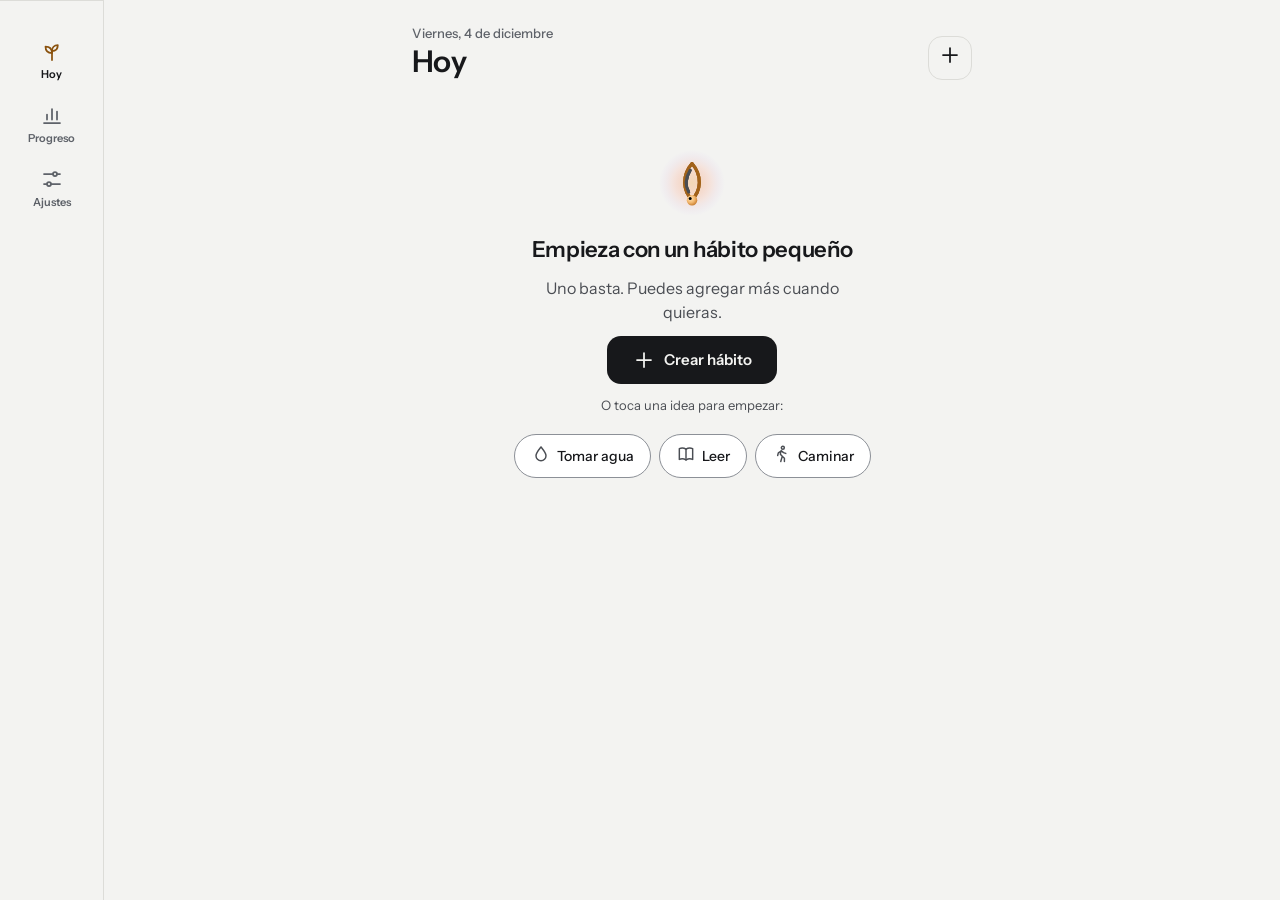
<file: index.html>
<!doctype html>
<html lang="es">
<head>
  <meta charset="utf-8">
  <meta name="viewport" content="width=device-width, initial-scale=1, viewport-fit=cover">
  <!-- Seguridad: todo prohibido salvo lo de este mismo sitio. Sin scripts en línea, sin eval.
       Trusted Types: el navegador rechaza cualquier HTML o URL de script armado con texto, salvo la
       única política "tavia" (registra sw.js). frame-ancestors y HSTS necesitan cabeceras reales:
       GitHub Pages no las permite (ver informe de seguridad, M-4). -->
  <meta http-equiv="Content-Security-Policy"
        content="default-src 'none'; script-src 'self'; style-src 'self'; img-src 'self' data: blob:; font-src 'self'; connect-src 'self'; manifest-src 'self'; worker-src 'self'; object-src 'none'; base-uri 'none'; form-action 'none'; upgrade-insecure-requests; require-trusted-types-for 'script'; trusted-types tavia 'allow-duplicates'">
  <meta name="referrer" content="no-referrer">
  <meta name="color-scheme" content="light dark">
  <meta name="theme-color" content="#F6F1E9" media="(prefers-color-scheme: light)">
  <meta name="theme-color" content="#17141F" media="(prefers-color-scheme: dark)">
  <meta name="description" content="Tavia: hábitos privados, elegantes y que perdonan.">
  <title>Tavia</title>
  <link rel="manifest" href="manifest.json">
  <link rel="icon" href="icons/icon.svg" type="image/svg+xml">
  <link rel="icon" href="icons/favicon-32.png" type="image/png" sizes="32x32">
  <link rel="apple-touch-icon" href="icons/apple-touch-icon.png">
  <meta name="mobile-web-app-capable" content="yes">
  <meta name="apple-mobile-web-app-capable" content="yes">
  <meta name="apple-mobile-web-app-title" content="Tavia">
  <meta name="apple-mobile-web-app-status-bar-style" content="default">
  <link rel="preload" href="fonts/InstrumentSans-Variable.woff2" as="font" type="font/woff2" crossorigin>
  <link rel="stylesheet" href="styles.css">
  <script src="js/rescate.js"></script>
  <script type="module" src="js/main.js"></script>
</head>
<body>
  <main id="app" class="app">
    <div class="vista" id="vista" tabindex="-1">
      <!-- Pantalla de arranque: se reemplaza sola con el primer dibujo. -->
      <div class="arranque" aria-hidden="true">
        <svg class="arranque__flor" viewBox="0 0 96 96" focusable="false">
          <defs>
            <linearGradient id="arranque-l" x1="0" y1="1" x2="0" y2="0"><stop offset="0" stop-color="#7E5BEF" stop-opacity=".92"/><stop offset=".55" stop-color="#B07CF6" stop-opacity=".86"/><stop offset="1" stop-color="#FF9BC6" stop-opacity=".9"/></linearGradient>
            <linearGradient id="arranque-c" x1="0" y1="1" x2="0" y2="0"><stop offset="0" stop-color="#FF7A59" stop-opacity=".95"/><stop offset=".6" stop-color="#FFA05E" stop-opacity=".92"/><stop offset="1" stop-color="#FFD38A" stop-opacity=".95"/></linearGradient>
            <radialGradient id="arranque-p" cx=".38" cy=".35" r=".7"><stop offset="0" stop-color="#FFE3B3"/><stop offset=".55" stop-color="#F2B66D"/><stop offset="1" stop-color="#C47A2C"/></radialGradient>
          </defs>
          <g class="flor__lat flor__lat--izq"><path class="flor__vidrio" fill="url(#arranque-l)" d="M48 74C36 63 34 42 48 26C62 42 60 63 48 74Z"/></g>
          <g class="flor__lat flor__lat--der"><path class="flor__vidrio" fill="url(#arranque-l)" d="M48 74C36 63 34 42 48 26C62 42 60 63 48 74Z"/></g>
          <g class="flor__centro"><path class="flor__vidrio" fill="url(#arranque-c)" d="M48 74C36 63 34 42 48 26C62 42 60 63 48 74Z"/></g>
          <circle cx="48" cy="75" r="7" fill="url(#arranque-p)"/>
        </svg>
        <p class="arranque__nombre">Tavia</p>
      </div>
      <noscript><p>Tavia necesita JavaScript para funcionar.</p></noscript>
    </div>
  </main>

  <nav class="tv-pestanas" aria-label="Principal" id="pestanas"></nav>

  <div class="bloqueo" id="bloqueo"></div>

  <div class="tv-deshacer-zona" id="deshacer" aria-live="polite"></div>
  <div class="solo-lector" id="anuncio" aria-live="polite"></div>
</body>
</html>
</file>
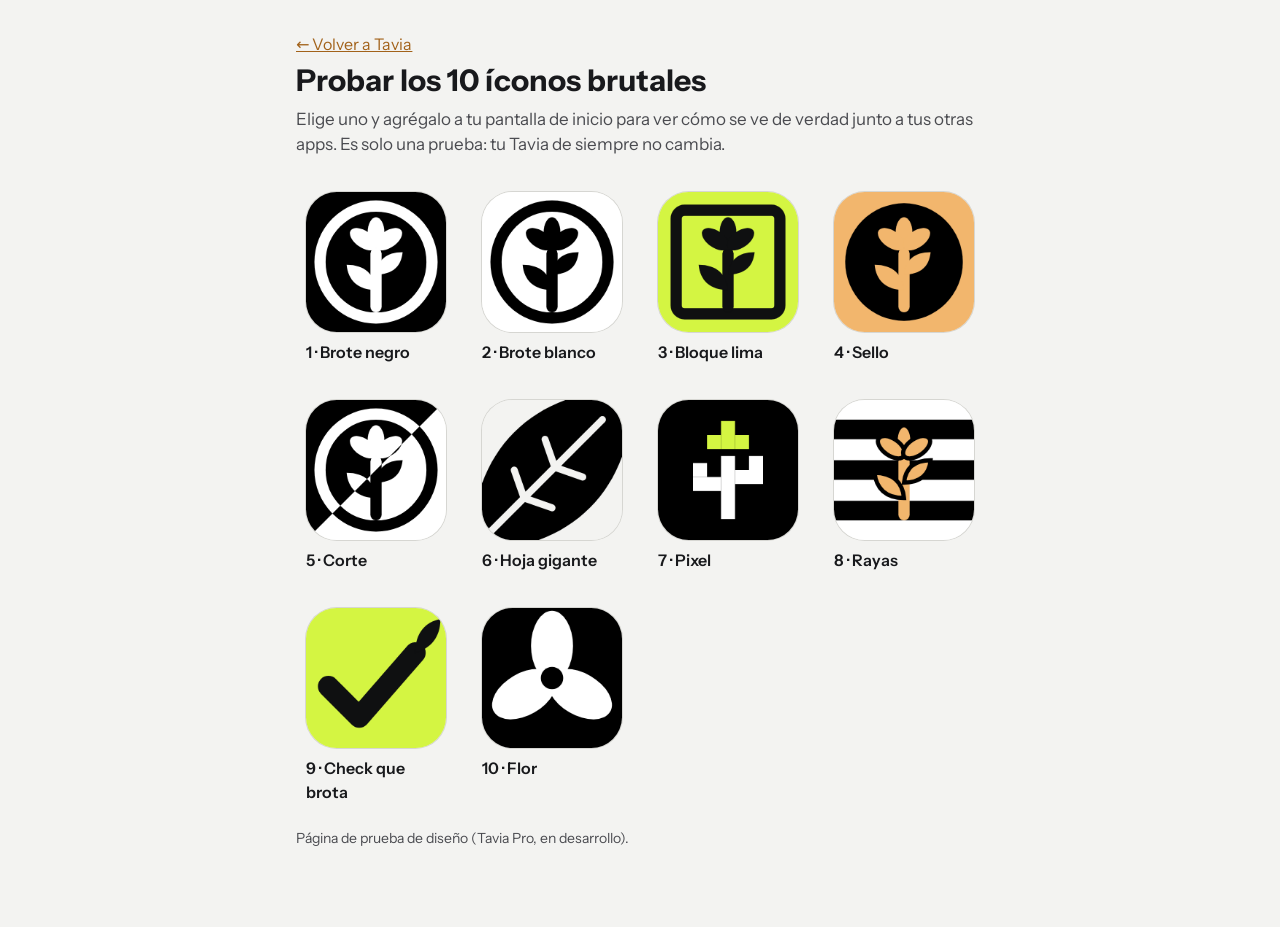
<file: herramientas/iconos/index.html>
<!doctype html>
<html lang="es">
<head>
  <meta charset="utf-8">
  <meta name="viewport" content="width=device-width, initial-scale=1, viewport-fit=cover">
  <!-- Página de prueba de íconos (sin scripts). -->
  <meta http-equiv="Content-Security-Policy" content="default-src 'none'; script-src 'self'; style-src 'self'; img-src 'self' data: blob:; font-src 'self'; connect-src 'self'; manifest-src 'self'; worker-src 'self'; object-src 'none'; base-uri 'none'; form-action 'none'; upgrade-insecure-requests">
  <meta name="referrer" content="no-referrer">
  <meta name="robots" content="noindex">
  <meta name="color-scheme" content="light dark">
  <title>Probar íconos · Tavia</title>
  <link rel="icon" href="../../icons/icon.svg" type="image/svg+xml">
  <link rel="stylesheet" href="iconos.css">
</head>
<body>
  <main class="pagina">
    <p class="volver"><a href="../../">← Volver a Tavia</a></p>
    <h1>Probar los 10 íconos brutales</h1>
    <p class="lead">Elige uno y agrégalo a tu pantalla de inicio para ver cómo se ve de verdad junto a tus otras apps. Es solo una prueba: tu Tavia de siempre no cambia.</p>
    <ul class="rejilla">
    <li><a href="icono-1.html"><img src="img/brutal-1-192.png" alt="" width="192" height="192">1 · Brote negro</a></li>
    <li><a href="icono-2.html"><img src="img/brutal-2-192.png" alt="" width="192" height="192">2 · Brote blanco</a></li>
    <li><a href="icono-3.html"><img src="img/brutal-3-192.png" alt="" width="192" height="192">3 · Bloque lima</a></li>
    <li><a href="icono-4.html"><img src="img/brutal-4-192.png" alt="" width="192" height="192">4 · Sello</a></li>
    <li><a href="icono-5.html"><img src="img/brutal-5-192.png" alt="" width="192" height="192">5 · Corte</a></li>
    <li><a href="icono-6.html"><img src="img/brutal-6-192.png" alt="" width="192" height="192">6 · Hoja gigante</a></li>
    <li><a href="icono-7.html"><img src="img/brutal-7-192.png" alt="" width="192" height="192">7 · Pixel</a></li>
    <li><a href="icono-8.html"><img src="img/brutal-8-192.png" alt="" width="192" height="192">8 · Rayas</a></li>
    <li><a href="icono-9.html"><img src="img/brutal-9-192.png" alt="" width="192" height="192">9 · Check que brota</a></li>
    <li><a href="icono-10.html"><img src="img/brutal-10-192.png" alt="" width="192" height="192">10 · Flor</a></li>
    </ul>
    <p class="nota">Página de prueba de diseño (Tavia Pro, en desarrollo).</p>
  </main>
</body>
</html>
</file>
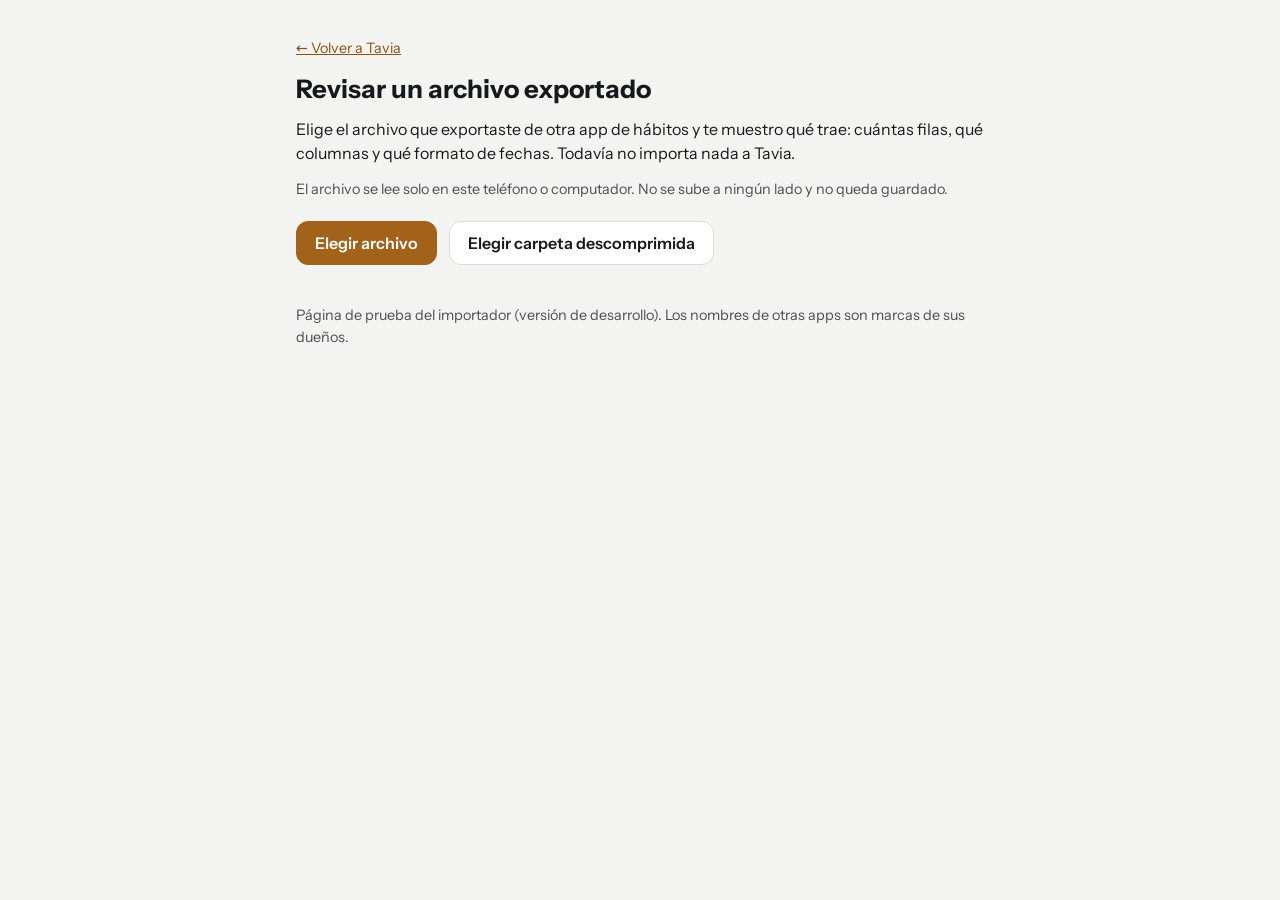
<file: herramientas/revisar-archivo.html>
<!doctype html>
<html lang="es">
<head>
  <meta charset="utf-8">
  <meta name="viewport" content="width=device-width, initial-scale=1, viewport-fit=cover">
  <!-- Misma CSP que la app. La única política Trusted Types ("tavia") solo crea la URL del worker. -->
  <meta http-equiv="Content-Security-Policy"
        content="default-src 'none'; script-src 'self'; style-src 'self'; img-src 'self' data: blob:; font-src 'self'; connect-src 'self'; manifest-src 'self'; worker-src 'self'; object-src 'none'; base-uri 'none'; form-action 'none'; upgrade-insecure-requests; require-trusted-types-for 'script'; trusted-types tavia 'allow-duplicates'">
  <meta name="referrer" content="no-referrer">
  <meta name="robots" content="noindex">
  <meta name="color-scheme" content="light dark">
  <title>Revisar un archivo · Tavia</title>
  <link rel="icon" href="../icons/icon.svg" type="image/svg+xml">
  <link rel="stylesheet" href="revisar-archivo.css">
  <script type="module" src="revisar-archivo.js"></script>
</head>
<body>
  <main class="pagina">
    <p class="volver"><a href="../">← Volver a Tavia</a></p>
    <h1>Revisar un archivo exportado</h1>
    <p class="lead">Elige el archivo que exportaste de otra app de hábitos y te muestro qué trae: cuántas filas, qué columnas y qué formato de fechas. Todavía no importa nada a Tavia.</p>
    <p class="privado">El archivo se lee solo en este teléfono o computador. No se sube a ningún lado y no queda guardado.</p>

    <div class="acciones">
      <input class="oculto" id="archivo" type="file">
      <label class="boton boton--principal" for="archivo">Elegir archivo</label>
      <input class="oculto" id="carpeta" type="file" webkitdirectory multiple>
      <label class="boton" for="carpeta" id="etiqueta-carpeta">Elegir carpeta descomprimida</label>
    </div>

    <div class="estado" id="estado" role="status" aria-live="polite"></div>
    <div class="progreso" id="caja-progreso" hidden>
      <progress id="progreso" max="1"></progress>
      <button class="boton" type="button" id="cancelar">Cancelar</button>
    </div>
    <section id="resultado" aria-label="Resultado"></section>

    <p class="nota">Página de prueba del importador (versión de desarrollo). Los nombres de otras apps son marcas de sus dueños.</p>
  </main>
</body>
</html>
</file>
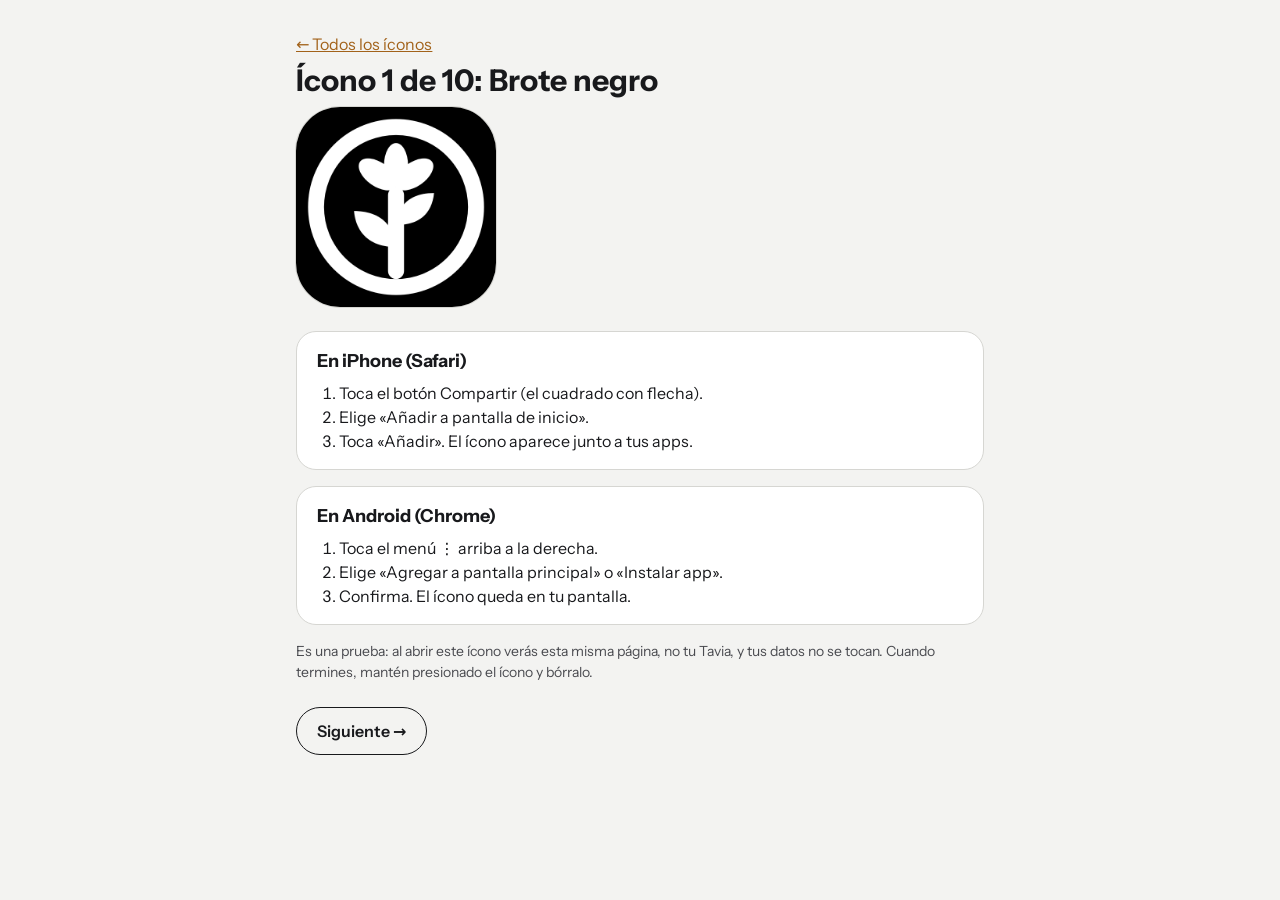
<file: herramientas/iconos/icono-1.html>
<!doctype html>
<html lang="es">
<head>
  <meta charset="utf-8">
  <meta name="viewport" content="width=device-width, initial-scale=1, viewport-fit=cover">
  <!-- Página de prueba de íconos (sin scripts). -->
  <meta http-equiv="Content-Security-Policy" content="default-src 'none'; script-src 'self'; style-src 'self'; img-src 'self' data: blob:; font-src 'self'; connect-src 'self'; manifest-src 'self'; worker-src 'self'; object-src 'none'; base-uri 'none'; form-action 'none'; upgrade-insecure-requests">
  <meta name="referrer" content="no-referrer">
  <meta name="robots" content="noindex">
  <meta name="color-scheme" content="light dark">
  <title>Ícono 1: Brote negro · Tavia</title>
  <link rel="manifest" href="manifest-1.json">
  <link rel="icon" href="img/brutal-1-192.png" type="image/png">
  <link rel="apple-touch-icon" href="img/brutal-1-180.png">
  <meta name="apple-mobile-web-app-capable" content="yes">
  <meta name="mobile-web-app-capable" content="yes">
  <meta name="apple-mobile-web-app-title" content="Tavia">
  <link rel="stylesheet" href="iconos.css">
</head>
<body>
  <main class="pagina">
    <p class="volver"><a href="index.html">← Todos los íconos</a></p>
    <h1>Ícono 1 de 10: Brote negro</h1>
    <img class="grande" src="img/brutal-1-512.png" alt="Ícono Brote negro" width="200" height="200">
    <section class="pasos" aria-labelledby="t-iphone">
      <h2 id="t-iphone">En iPhone (Safari)</h2>
      <ol><li>Toca el botón Compartir (el cuadrado con flecha).</li><li>Elige «Añadir a pantalla de inicio».</li><li>Toca «Añadir». El ícono aparece junto a tus apps.</li></ol>
    </section>
    <section class="pasos" aria-labelledby="t-android">
      <h2 id="t-android">En Android (Chrome)</h2>
      <ol><li>Toca el menú ⋮ arriba a la derecha.</li><li>Elige «Agregar a pantalla principal» o «Instalar app».</li><li>Confirma. El ícono queda en tu pantalla.</li></ol>
    </section>
    <p class="nota">Es una prueba: al abrir este ícono verás esta misma página, no tu Tavia, y tus datos no se tocan. Cuando termines, mantén presionado el ícono y bórralo.</p>
    <p><a class="boton boton--suave" href="icono-2.html">Siguiente →</a></p>
  </main>
</body>
</html>
</file>
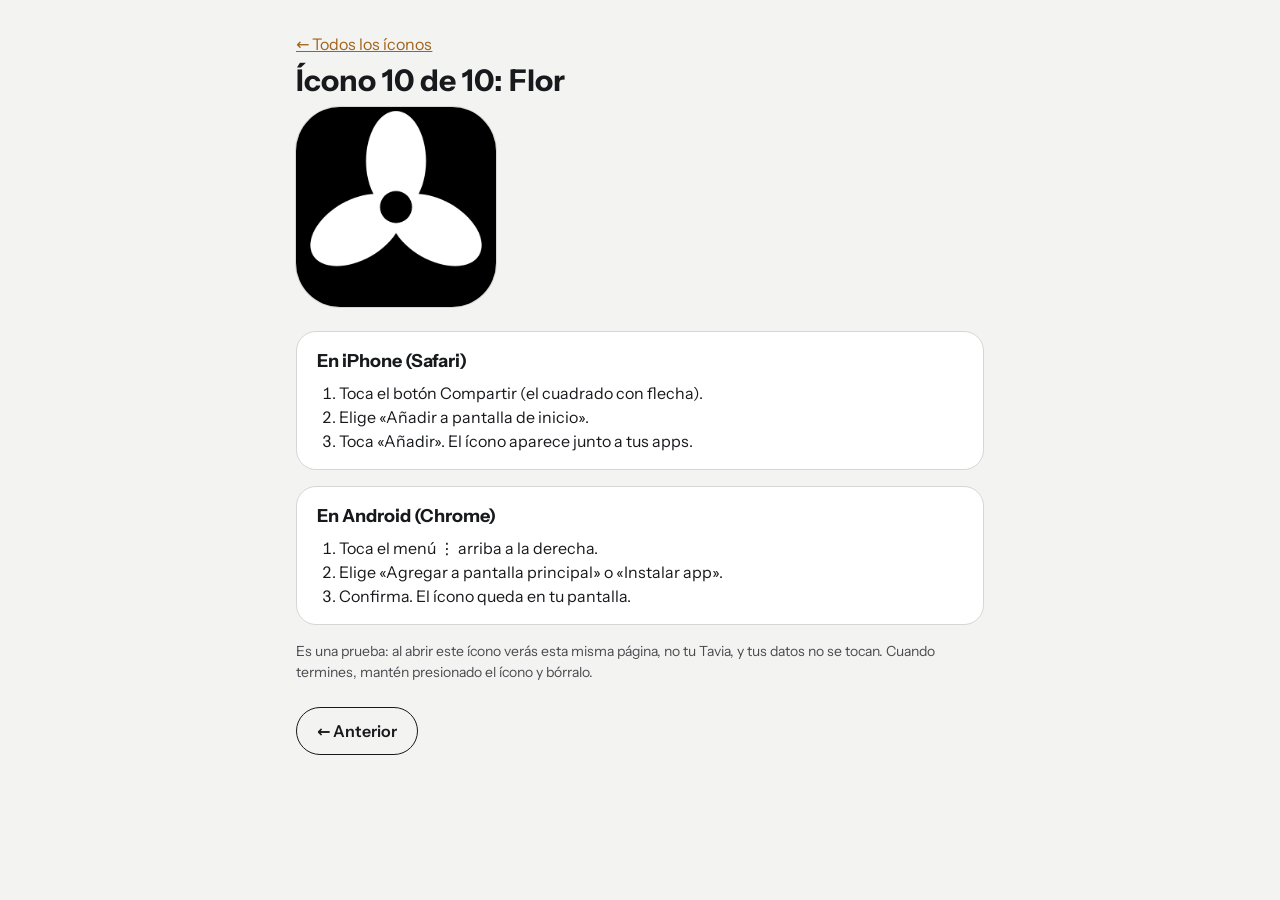
<file: herramientas/iconos/icono-10.html>
<!doctype html>
<html lang="es">
<head>
  <meta charset="utf-8">
  <meta name="viewport" content="width=device-width, initial-scale=1, viewport-fit=cover">
  <!-- Página de prueba de íconos (sin scripts). -->
  <meta http-equiv="Content-Security-Policy" content="default-src 'none'; script-src 'self'; style-src 'self'; img-src 'self' data: blob:; font-src 'self'; connect-src 'self'; manifest-src 'self'; worker-src 'self'; object-src 'none'; base-uri 'none'; form-action 'none'; upgrade-insecure-requests">
  <meta name="referrer" content="no-referrer">
  <meta name="robots" content="noindex">
  <meta name="color-scheme" content="light dark">
  <title>Ícono 10: Flor · Tavia</title>
  <link rel="manifest" href="manifest-10.json">
  <link rel="icon" href="img/brutal-10-192.png" type="image/png">
  <link rel="apple-touch-icon" href="img/brutal-10-180.png">
  <meta name="apple-mobile-web-app-capable" content="yes">
  <meta name="mobile-web-app-capable" content="yes">
  <meta name="apple-mobile-web-app-title" content="Tavia">
  <link rel="stylesheet" href="iconos.css">
</head>
<body>
  <main class="pagina">
    <p class="volver"><a href="index.html">← Todos los íconos</a></p>
    <h1>Ícono 10 de 10: Flor</h1>
    <img class="grande" src="img/brutal-10-512.png" alt="Ícono Flor" width="200" height="200">
    <section class="pasos" aria-labelledby="t-iphone">
      <h2 id="t-iphone">En iPhone (Safari)</h2>
      <ol><li>Toca el botón Compartir (el cuadrado con flecha).</li><li>Elige «Añadir a pantalla de inicio».</li><li>Toca «Añadir». El ícono aparece junto a tus apps.</li></ol>
    </section>
    <section class="pasos" aria-labelledby="t-android">
      <h2 id="t-android">En Android (Chrome)</h2>
      <ol><li>Toca el menú ⋮ arriba a la derecha.</li><li>Elige «Agregar a pantalla principal» o «Instalar app».</li><li>Confirma. El ícono queda en tu pantalla.</li></ol>
    </section>
    <p class="nota">Es una prueba: al abrir este ícono verás esta misma página, no tu Tavia, y tus datos no se tocan. Cuando termines, mantén presionado el ícono y bórralo.</p>
    <p><a class="boton boton--suave" href="icono-9.html">← Anterior</a></p>
  </main>
</body>
</html>
</file>
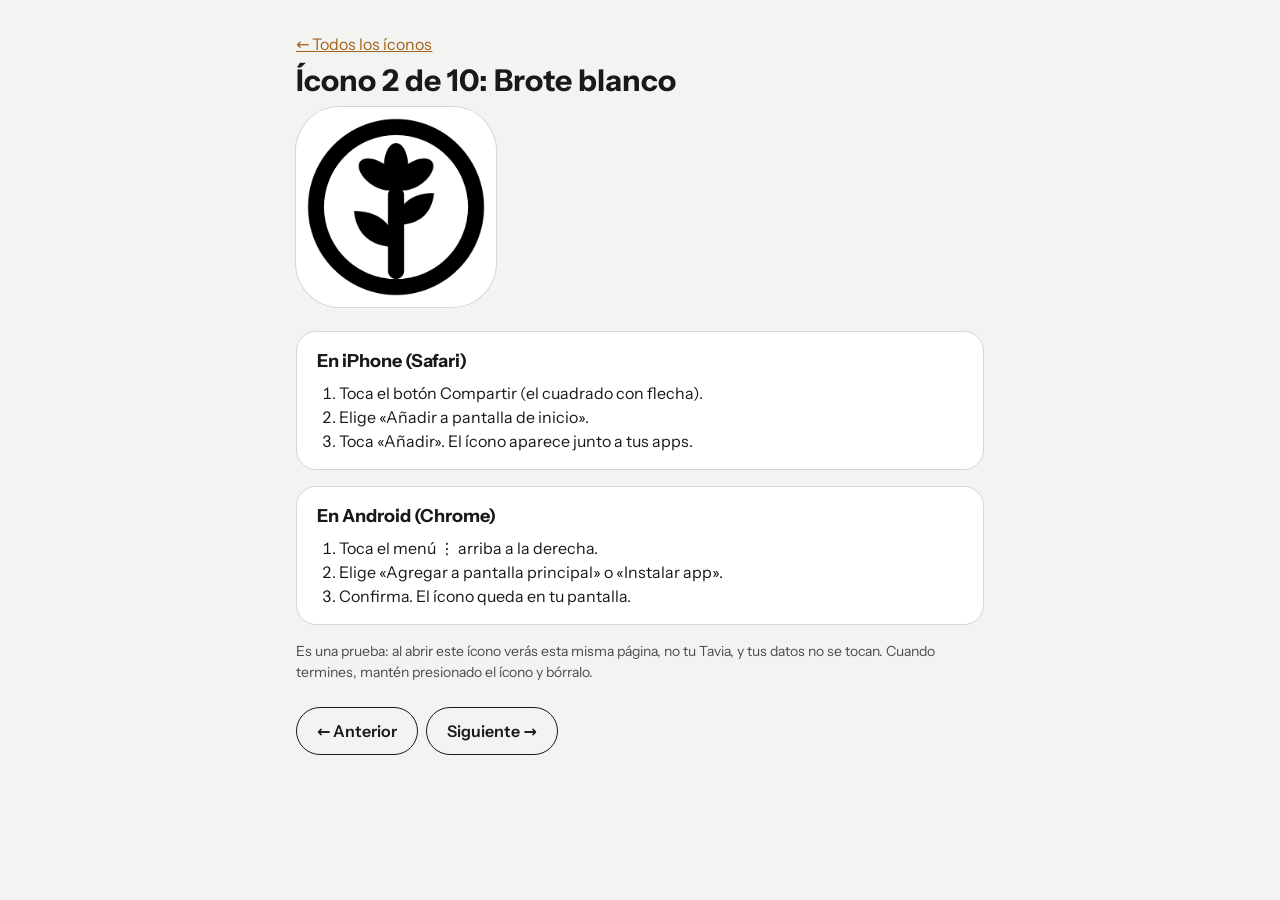
<file: herramientas/iconos/icono-2.html>
<!doctype html>
<html lang="es">
<head>
  <meta charset="utf-8">
  <meta name="viewport" content="width=device-width, initial-scale=1, viewport-fit=cover">
  <!-- Página de prueba de íconos (sin scripts). -->
  <meta http-equiv="Content-Security-Policy" content="default-src 'none'; script-src 'self'; style-src 'self'; img-src 'self' data: blob:; font-src 'self'; connect-src 'self'; manifest-src 'self'; worker-src 'self'; object-src 'none'; base-uri 'none'; form-action 'none'; upgrade-insecure-requests">
  <meta name="referrer" content="no-referrer">
  <meta name="robots" content="noindex">
  <meta name="color-scheme" content="light dark">
  <title>Ícono 2: Brote blanco · Tavia</title>
  <link rel="manifest" href="manifest-2.json">
  <link rel="icon" href="img/brutal-2-192.png" type="image/png">
  <link rel="apple-touch-icon" href="img/brutal-2-180.png">
  <meta name="apple-mobile-web-app-capable" content="yes">
  <meta name="mobile-web-app-capable" content="yes">
  <meta name="apple-mobile-web-app-title" content="Tavia">
  <link rel="stylesheet" href="iconos.css">
</head>
<body>
  <main class="pagina">
    <p class="volver"><a href="index.html">← Todos los íconos</a></p>
    <h1>Ícono 2 de 10: Brote blanco</h1>
    <img class="grande" src="img/brutal-2-512.png" alt="Ícono Brote blanco" width="200" height="200">
    <section class="pasos" aria-labelledby="t-iphone">
      <h2 id="t-iphone">En iPhone (Safari)</h2>
      <ol><li>Toca el botón Compartir (el cuadrado con flecha).</li><li>Elige «Añadir a pantalla de inicio».</li><li>Toca «Añadir». El ícono aparece junto a tus apps.</li></ol>
    </section>
    <section class="pasos" aria-labelledby="t-android">
      <h2 id="t-android">En Android (Chrome)</h2>
      <ol><li>Toca el menú ⋮ arriba a la derecha.</li><li>Elige «Agregar a pantalla principal» o «Instalar app».</li><li>Confirma. El ícono queda en tu pantalla.</li></ol>
    </section>
    <p class="nota">Es una prueba: al abrir este ícono verás esta misma página, no tu Tavia, y tus datos no se tocan. Cuando termines, mantén presionado el ícono y bórralo.</p>
    <p><a class="boton boton--suave" href="icono-1.html">← Anterior</a><a class="boton boton--suave" href="icono-3.html">Siguiente →</a></p>
  </main>
</body>
</html>
</file>
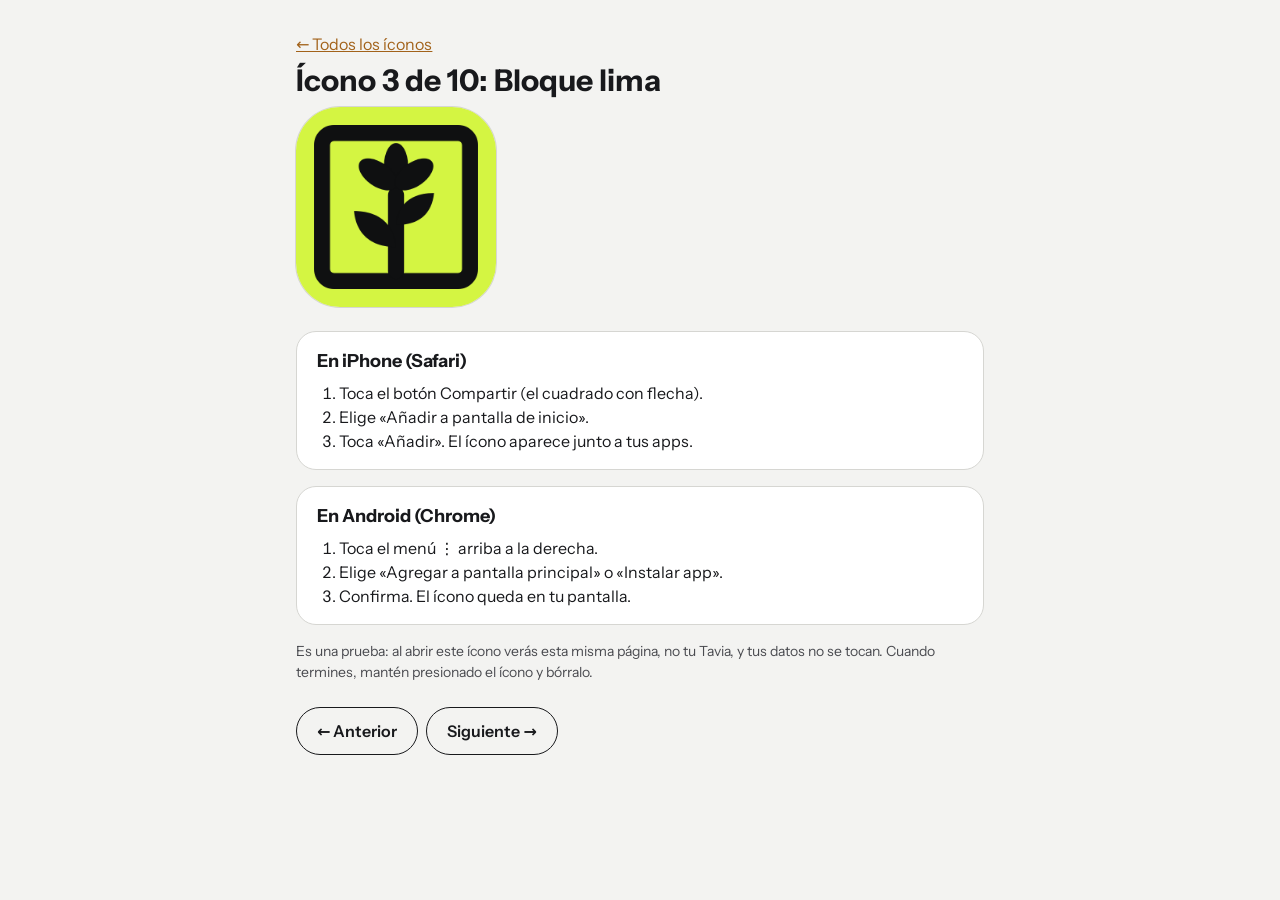
<file: herramientas/iconos/icono-3.html>
<!doctype html>
<html lang="es">
<head>
  <meta charset="utf-8">
  <meta name="viewport" content="width=device-width, initial-scale=1, viewport-fit=cover">
  <!-- Página de prueba de íconos (sin scripts). -->
  <meta http-equiv="Content-Security-Policy" content="default-src 'none'; script-src 'self'; style-src 'self'; img-src 'self' data: blob:; font-src 'self'; connect-src 'self'; manifest-src 'self'; worker-src 'self'; object-src 'none'; base-uri 'none'; form-action 'none'; upgrade-insecure-requests">
  <meta name="referrer" content="no-referrer">
  <meta name="robots" content="noindex">
  <meta name="color-scheme" content="light dark">
  <title>Ícono 3: Bloque lima · Tavia</title>
  <link rel="manifest" href="manifest-3.json">
  <link rel="icon" href="img/brutal-3-192.png" type="image/png">
  <link rel="apple-touch-icon" href="img/brutal-3-180.png">
  <meta name="apple-mobile-web-app-capable" content="yes">
  <meta name="mobile-web-app-capable" content="yes">
  <meta name="apple-mobile-web-app-title" content="Tavia">
  <link rel="stylesheet" href="iconos.css">
</head>
<body>
  <main class="pagina">
    <p class="volver"><a href="index.html">← Todos los íconos</a></p>
    <h1>Ícono 3 de 10: Bloque lima</h1>
    <img class="grande" src="img/brutal-3-512.png" alt="Ícono Bloque lima" width="200" height="200">
    <section class="pasos" aria-labelledby="t-iphone">
      <h2 id="t-iphone">En iPhone (Safari)</h2>
      <ol><li>Toca el botón Compartir (el cuadrado con flecha).</li><li>Elige «Añadir a pantalla de inicio».</li><li>Toca «Añadir». El ícono aparece junto a tus apps.</li></ol>
    </section>
    <section class="pasos" aria-labelledby="t-android">
      <h2 id="t-android">En Android (Chrome)</h2>
      <ol><li>Toca el menú ⋮ arriba a la derecha.</li><li>Elige «Agregar a pantalla principal» o «Instalar app».</li><li>Confirma. El ícono queda en tu pantalla.</li></ol>
    </section>
    <p class="nota">Es una prueba: al abrir este ícono verás esta misma página, no tu Tavia, y tus datos no se tocan. Cuando termines, mantén presionado el ícono y bórralo.</p>
    <p><a class="boton boton--suave" href="icono-2.html">← Anterior</a><a class="boton boton--suave" href="icono-4.html">Siguiente →</a></p>
  </main>
</body>
</html>
</file>
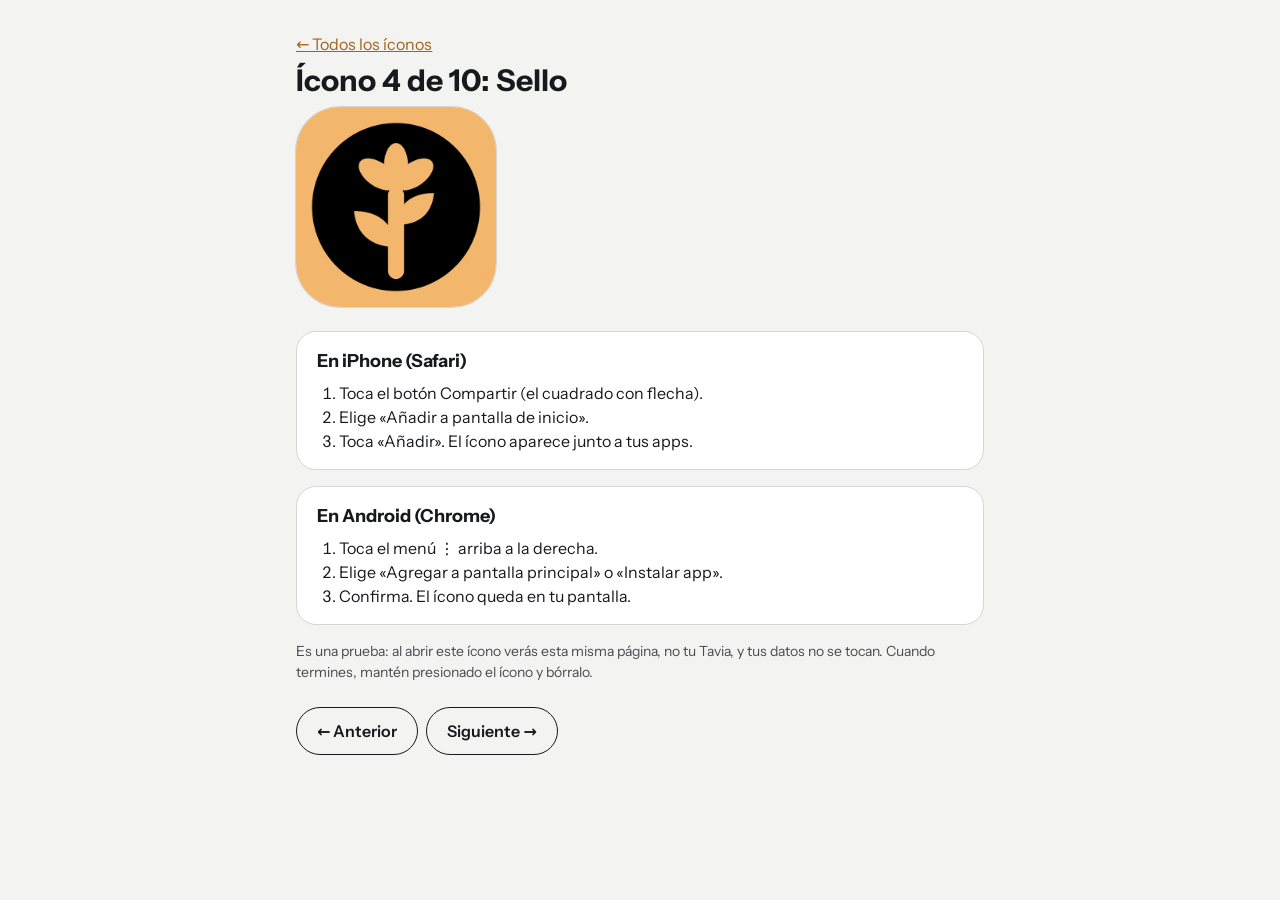
<file: herramientas/iconos/icono-4.html>
<!doctype html>
<html lang="es">
<head>
  <meta charset="utf-8">
  <meta name="viewport" content="width=device-width, initial-scale=1, viewport-fit=cover">
  <!-- Página de prueba de íconos (sin scripts). -->
  <meta http-equiv="Content-Security-Policy" content="default-src 'none'; script-src 'self'; style-src 'self'; img-src 'self' data: blob:; font-src 'self'; connect-src 'self'; manifest-src 'self'; worker-src 'self'; object-src 'none'; base-uri 'none'; form-action 'none'; upgrade-insecure-requests">
  <meta name="referrer" content="no-referrer">
  <meta name="robots" content="noindex">
  <meta name="color-scheme" content="light dark">
  <title>Ícono 4: Sello · Tavia</title>
  <link rel="manifest" href="manifest-4.json">
  <link rel="icon" href="img/brutal-4-192.png" type="image/png">
  <link rel="apple-touch-icon" href="img/brutal-4-180.png">
  <meta name="apple-mobile-web-app-capable" content="yes">
  <meta name="mobile-web-app-capable" content="yes">
  <meta name="apple-mobile-web-app-title" content="Tavia">
  <link rel="stylesheet" href="iconos.css">
</head>
<body>
  <main class="pagina">
    <p class="volver"><a href="index.html">← Todos los íconos</a></p>
    <h1>Ícono 4 de 10: Sello</h1>
    <img class="grande" src="img/brutal-4-512.png" alt="Ícono Sello" width="200" height="200">
    <section class="pasos" aria-labelledby="t-iphone">
      <h2 id="t-iphone">En iPhone (Safari)</h2>
      <ol><li>Toca el botón Compartir (el cuadrado con flecha).</li><li>Elige «Añadir a pantalla de inicio».</li><li>Toca «Añadir». El ícono aparece junto a tus apps.</li></ol>
    </section>
    <section class="pasos" aria-labelledby="t-android">
      <h2 id="t-android">En Android (Chrome)</h2>
      <ol><li>Toca el menú ⋮ arriba a la derecha.</li><li>Elige «Agregar a pantalla principal» o «Instalar app».</li><li>Confirma. El ícono queda en tu pantalla.</li></ol>
    </section>
    <p class="nota">Es una prueba: al abrir este ícono verás esta misma página, no tu Tavia, y tus datos no se tocan. Cuando termines, mantén presionado el ícono y bórralo.</p>
    <p><a class="boton boton--suave" href="icono-3.html">← Anterior</a><a class="boton boton--suave" href="icono-5.html">Siguiente →</a></p>
  </main>
</body>
</html>
</file>
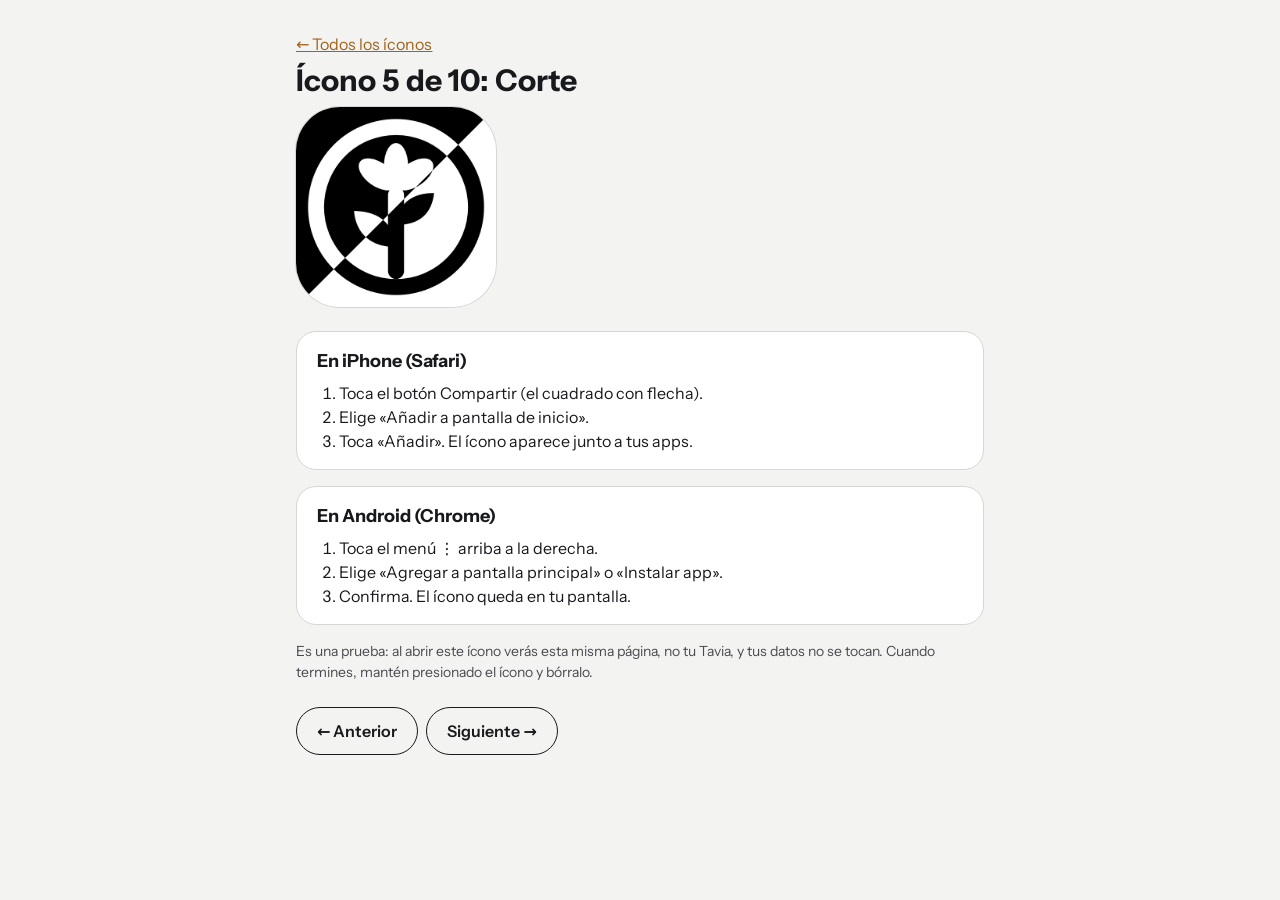
<file: herramientas/iconos/icono-5.html>
<!doctype html>
<html lang="es">
<head>
  <meta charset="utf-8">
  <meta name="viewport" content="width=device-width, initial-scale=1, viewport-fit=cover">
  <!-- Página de prueba de íconos (sin scripts). -->
  <meta http-equiv="Content-Security-Policy" content="default-src 'none'; script-src 'self'; style-src 'self'; img-src 'self' data: blob:; font-src 'self'; connect-src 'self'; manifest-src 'self'; worker-src 'self'; object-src 'none'; base-uri 'none'; form-action 'none'; upgrade-insecure-requests">
  <meta name="referrer" content="no-referrer">
  <meta name="robots" content="noindex">
  <meta name="color-scheme" content="light dark">
  <title>Ícono 5: Corte · Tavia</title>
  <link rel="manifest" href="manifest-5.json">
  <link rel="icon" href="img/brutal-5-192.png" type="image/png">
  <link rel="apple-touch-icon" href="img/brutal-5-180.png">
  <meta name="apple-mobile-web-app-capable" content="yes">
  <meta name="mobile-web-app-capable" content="yes">
  <meta name="apple-mobile-web-app-title" content="Tavia">
  <link rel="stylesheet" href="iconos.css">
</head>
<body>
  <main class="pagina">
    <p class="volver"><a href="index.html">← Todos los íconos</a></p>
    <h1>Ícono 5 de 10: Corte</h1>
    <img class="grande" src="img/brutal-5-512.png" alt="Ícono Corte" width="200" height="200">
    <section class="pasos" aria-labelledby="t-iphone">
      <h2 id="t-iphone">En iPhone (Safari)</h2>
      <ol><li>Toca el botón Compartir (el cuadrado con flecha).</li><li>Elige «Añadir a pantalla de inicio».</li><li>Toca «Añadir». El ícono aparece junto a tus apps.</li></ol>
    </section>
    <section class="pasos" aria-labelledby="t-android">
      <h2 id="t-android">En Android (Chrome)</h2>
      <ol><li>Toca el menú ⋮ arriba a la derecha.</li><li>Elige «Agregar a pantalla principal» o «Instalar app».</li><li>Confirma. El ícono queda en tu pantalla.</li></ol>
    </section>
    <p class="nota">Es una prueba: al abrir este ícono verás esta misma página, no tu Tavia, y tus datos no se tocan. Cuando termines, mantén presionado el ícono y bórralo.</p>
    <p><a class="boton boton--suave" href="icono-4.html">← Anterior</a><a class="boton boton--suave" href="icono-6.html">Siguiente →</a></p>
  </main>
</body>
</html>
</file>
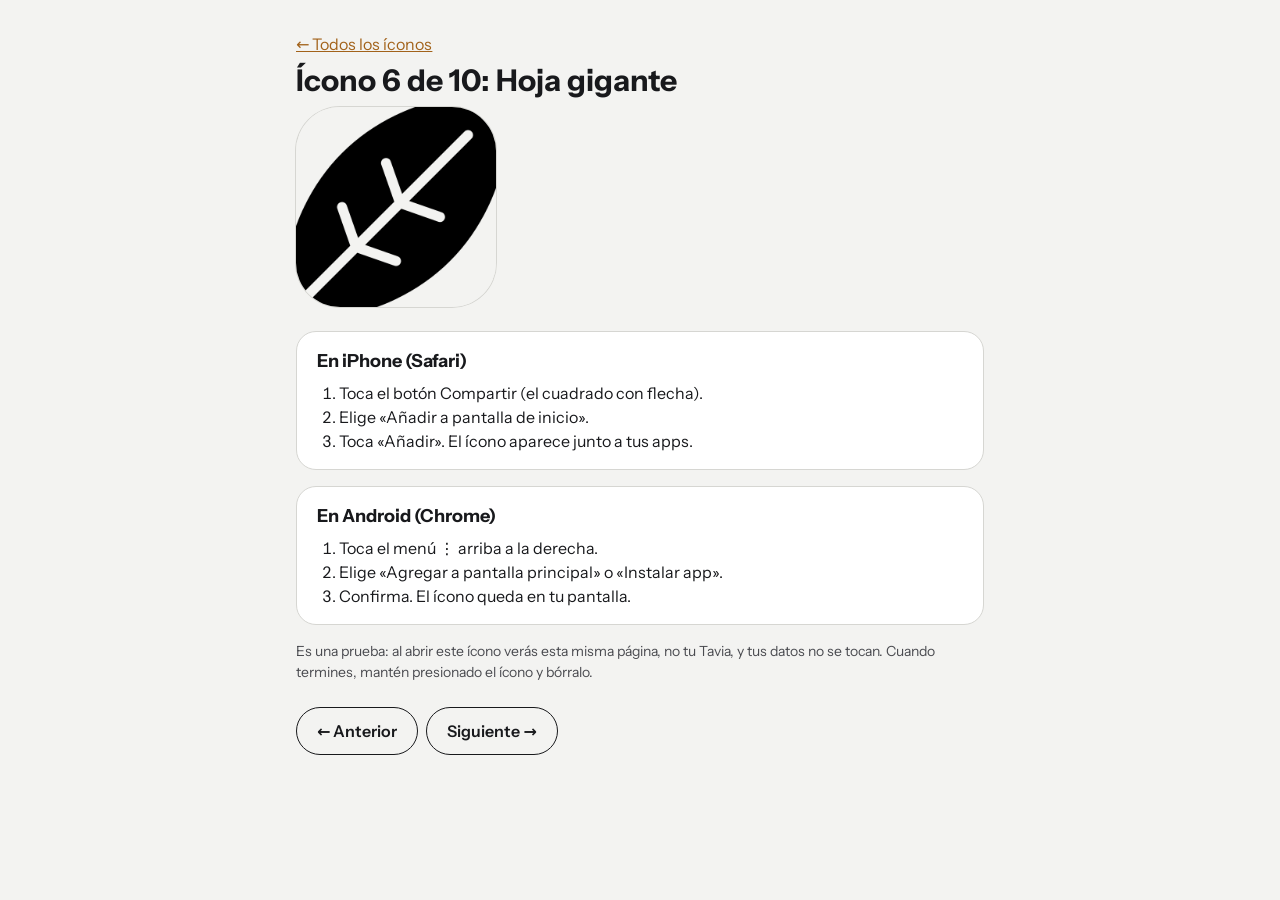
<file: herramientas/iconos/icono-6.html>
<!doctype html>
<html lang="es">
<head>
  <meta charset="utf-8">
  <meta name="viewport" content="width=device-width, initial-scale=1, viewport-fit=cover">
  <!-- Página de prueba de íconos (sin scripts). -->
  <meta http-equiv="Content-Security-Policy" content="default-src 'none'; script-src 'self'; style-src 'self'; img-src 'self' data: blob:; font-src 'self'; connect-src 'self'; manifest-src 'self'; worker-src 'self'; object-src 'none'; base-uri 'none'; form-action 'none'; upgrade-insecure-requests">
  <meta name="referrer" content="no-referrer">
  <meta name="robots" content="noindex">
  <meta name="color-scheme" content="light dark">
  <title>Ícono 6: Hoja gigante · Tavia</title>
  <link rel="manifest" href="manifest-6.json">
  <link rel="icon" href="img/brutal-6-192.png" type="image/png">
  <link rel="apple-touch-icon" href="img/brutal-6-180.png">
  <meta name="apple-mobile-web-app-capable" content="yes">
  <meta name="mobile-web-app-capable" content="yes">
  <meta name="apple-mobile-web-app-title" content="Tavia">
  <link rel="stylesheet" href="iconos.css">
</head>
<body>
  <main class="pagina">
    <p class="volver"><a href="index.html">← Todos los íconos</a></p>
    <h1>Ícono 6 de 10: Hoja gigante</h1>
    <img class="grande" src="img/brutal-6-512.png" alt="Ícono Hoja gigante" width="200" height="200">
    <section class="pasos" aria-labelledby="t-iphone">
      <h2 id="t-iphone">En iPhone (Safari)</h2>
      <ol><li>Toca el botón Compartir (el cuadrado con flecha).</li><li>Elige «Añadir a pantalla de inicio».</li><li>Toca «Añadir». El ícono aparece junto a tus apps.</li></ol>
    </section>
    <section class="pasos" aria-labelledby="t-android">
      <h2 id="t-android">En Android (Chrome)</h2>
      <ol><li>Toca el menú ⋮ arriba a la derecha.</li><li>Elige «Agregar a pantalla principal» o «Instalar app».</li><li>Confirma. El ícono queda en tu pantalla.</li></ol>
    </section>
    <p class="nota">Es una prueba: al abrir este ícono verás esta misma página, no tu Tavia, y tus datos no se tocan. Cuando termines, mantén presionado el ícono y bórralo.</p>
    <p><a class="boton boton--suave" href="icono-5.html">← Anterior</a><a class="boton boton--suave" href="icono-7.html">Siguiente →</a></p>
  </main>
</body>
</html>
</file>
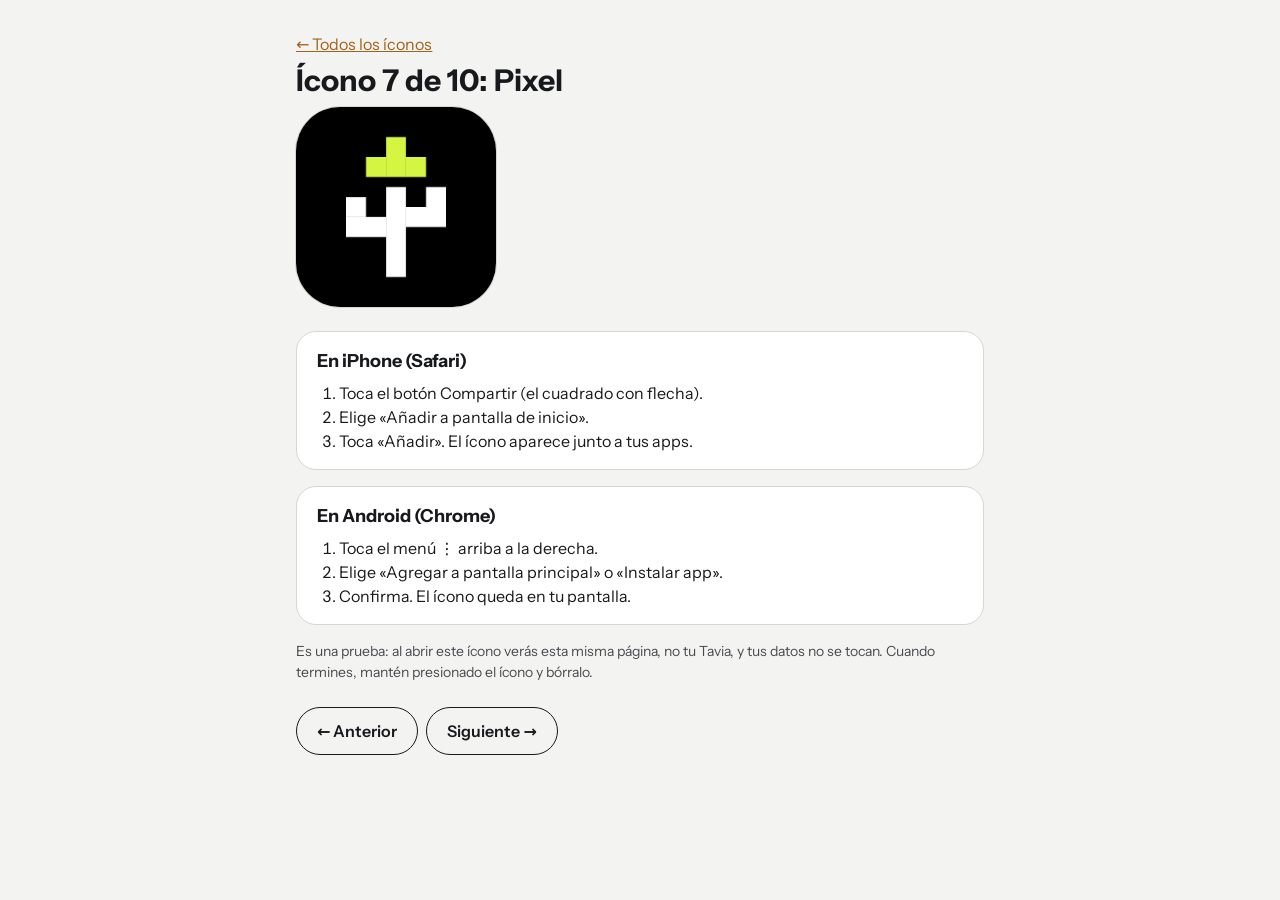
<file: herramientas/iconos/icono-7.html>
<!doctype html>
<html lang="es">
<head>
  <meta charset="utf-8">
  <meta name="viewport" content="width=device-width, initial-scale=1, viewport-fit=cover">
  <!-- Página de prueba de íconos (sin scripts). -->
  <meta http-equiv="Content-Security-Policy" content="default-src 'none'; script-src 'self'; style-src 'self'; img-src 'self' data: blob:; font-src 'self'; connect-src 'self'; manifest-src 'self'; worker-src 'self'; object-src 'none'; base-uri 'none'; form-action 'none'; upgrade-insecure-requests">
  <meta name="referrer" content="no-referrer">
  <meta name="robots" content="noindex">
  <meta name="color-scheme" content="light dark">
  <title>Ícono 7: Pixel · Tavia</title>
  <link rel="manifest" href="manifest-7.json">
  <link rel="icon" href="img/brutal-7-192.png" type="image/png">
  <link rel="apple-touch-icon" href="img/brutal-7-180.png">
  <meta name="apple-mobile-web-app-capable" content="yes">
  <meta name="mobile-web-app-capable" content="yes">
  <meta name="apple-mobile-web-app-title" content="Tavia">
  <link rel="stylesheet" href="iconos.css">
</head>
<body>
  <main class="pagina">
    <p class="volver"><a href="index.html">← Todos los íconos</a></p>
    <h1>Ícono 7 de 10: Pixel</h1>
    <img class="grande" src="img/brutal-7-512.png" alt="Ícono Pixel" width="200" height="200">
    <section class="pasos" aria-labelledby="t-iphone">
      <h2 id="t-iphone">En iPhone (Safari)</h2>
      <ol><li>Toca el botón Compartir (el cuadrado con flecha).</li><li>Elige «Añadir a pantalla de inicio».</li><li>Toca «Añadir». El ícono aparece junto a tus apps.</li></ol>
    </section>
    <section class="pasos" aria-labelledby="t-android">
      <h2 id="t-android">En Android (Chrome)</h2>
      <ol><li>Toca el menú ⋮ arriba a la derecha.</li><li>Elige «Agregar a pantalla principal» o «Instalar app».</li><li>Confirma. El ícono queda en tu pantalla.</li></ol>
    </section>
    <p class="nota">Es una prueba: al abrir este ícono verás esta misma página, no tu Tavia, y tus datos no se tocan. Cuando termines, mantén presionado el ícono y bórralo.</p>
    <p><a class="boton boton--suave" href="icono-6.html">← Anterior</a><a class="boton boton--suave" href="icono-8.html">Siguiente →</a></p>
  </main>
</body>
</html>
</file>
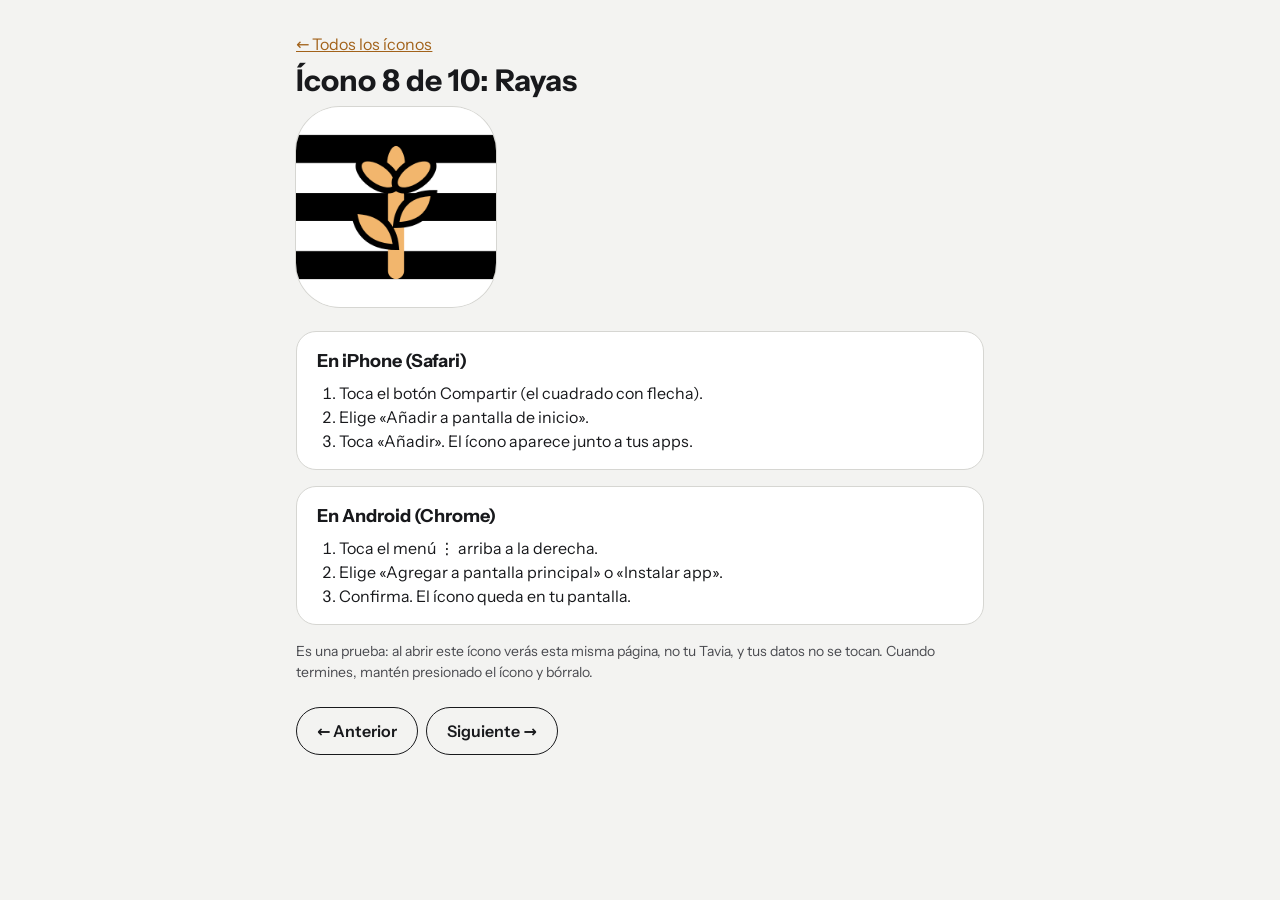
<file: herramientas/iconos/icono-8.html>
<!doctype html>
<html lang="es">
<head>
  <meta charset="utf-8">
  <meta name="viewport" content="width=device-width, initial-scale=1, viewport-fit=cover">
  <!-- Página de prueba de íconos (sin scripts). -->
  <meta http-equiv="Content-Security-Policy" content="default-src 'none'; script-src 'self'; style-src 'self'; img-src 'self' data: blob:; font-src 'self'; connect-src 'self'; manifest-src 'self'; worker-src 'self'; object-src 'none'; base-uri 'none'; form-action 'none'; upgrade-insecure-requests">
  <meta name="referrer" content="no-referrer">
  <meta name="robots" content="noindex">
  <meta name="color-scheme" content="light dark">
  <title>Ícono 8: Rayas · Tavia</title>
  <link rel="manifest" href="manifest-8.json">
  <link rel="icon" href="img/brutal-8-192.png" type="image/png">
  <link rel="apple-touch-icon" href="img/brutal-8-180.png">
  <meta name="apple-mobile-web-app-capable" content="yes">
  <meta name="mobile-web-app-capable" content="yes">
  <meta name="apple-mobile-web-app-title" content="Tavia">
  <link rel="stylesheet" href="iconos.css">
</head>
<body>
  <main class="pagina">
    <p class="volver"><a href="index.html">← Todos los íconos</a></p>
    <h1>Ícono 8 de 10: Rayas</h1>
    <img class="grande" src="img/brutal-8-512.png" alt="Ícono Rayas" width="200" height="200">
    <section class="pasos" aria-labelledby="t-iphone">
      <h2 id="t-iphone">En iPhone (Safari)</h2>
      <ol><li>Toca el botón Compartir (el cuadrado con flecha).</li><li>Elige «Añadir a pantalla de inicio».</li><li>Toca «Añadir». El ícono aparece junto a tus apps.</li></ol>
    </section>
    <section class="pasos" aria-labelledby="t-android">
      <h2 id="t-android">En Android (Chrome)</h2>
      <ol><li>Toca el menú ⋮ arriba a la derecha.</li><li>Elige «Agregar a pantalla principal» o «Instalar app».</li><li>Confirma. El ícono queda en tu pantalla.</li></ol>
    </section>
    <p class="nota">Es una prueba: al abrir este ícono verás esta misma página, no tu Tavia, y tus datos no se tocan. Cuando termines, mantén presionado el ícono y bórralo.</p>
    <p><a class="boton boton--suave" href="icono-7.html">← Anterior</a><a class="boton boton--suave" href="icono-9.html">Siguiente →</a></p>
  </main>
</body>
</html>
</file>
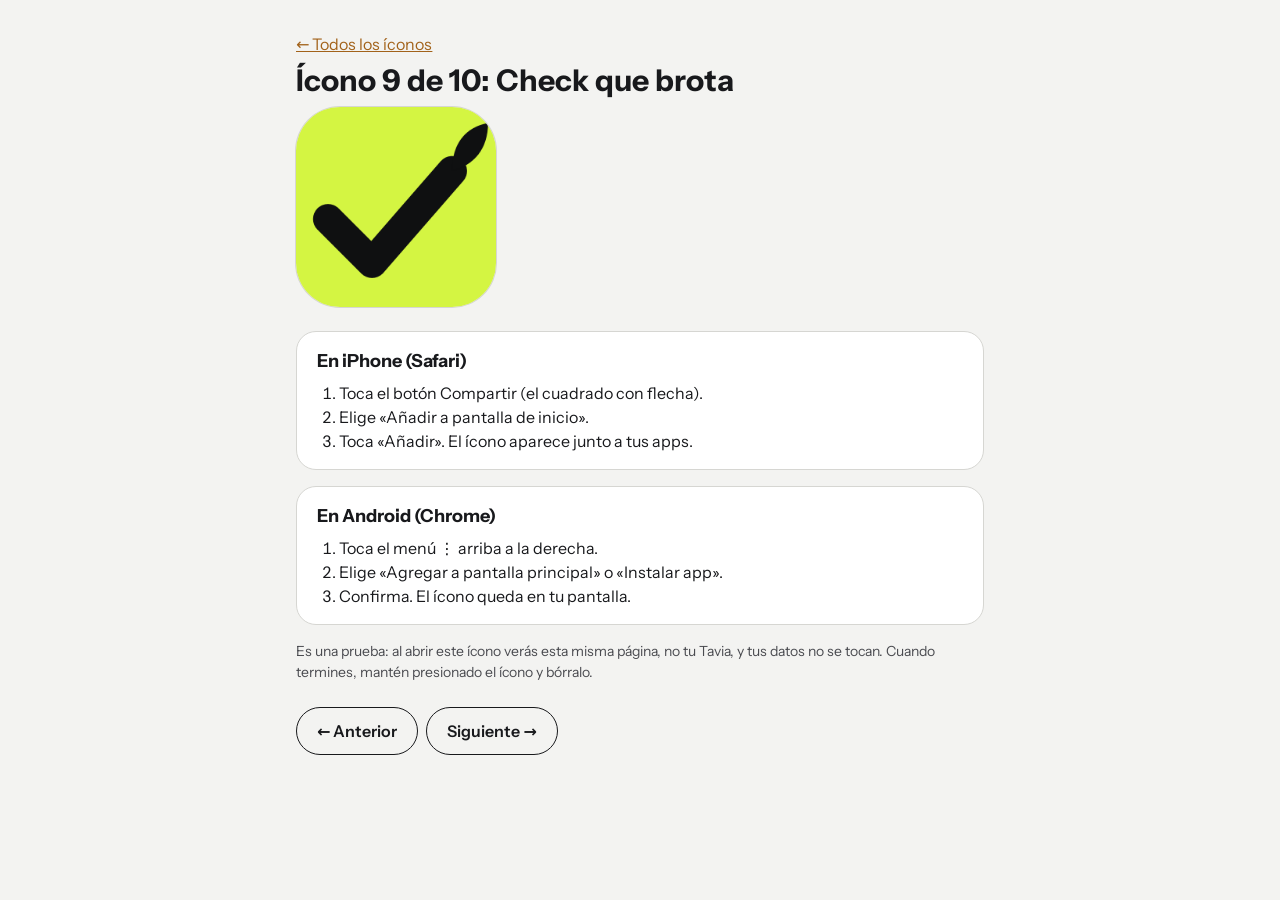
<file: herramientas/iconos/icono-9.html>
<!doctype html>
<html lang="es">
<head>
  <meta charset="utf-8">
  <meta name="viewport" content="width=device-width, initial-scale=1, viewport-fit=cover">
  <!-- Página de prueba de íconos (sin scripts). -->
  <meta http-equiv="Content-Security-Policy" content="default-src 'none'; script-src 'self'; style-src 'self'; img-src 'self' data: blob:; font-src 'self'; connect-src 'self'; manifest-src 'self'; worker-src 'self'; object-src 'none'; base-uri 'none'; form-action 'none'; upgrade-insecure-requests">
  <meta name="referrer" content="no-referrer">
  <meta name="robots" content="noindex">
  <meta name="color-scheme" content="light dark">
  <title>Ícono 9: Check que brota · Tavia</title>
  <link rel="manifest" href="manifest-9.json">
  <link rel="icon" href="img/brutal-9-192.png" type="image/png">
  <link rel="apple-touch-icon" href="img/brutal-9-180.png">
  <meta name="apple-mobile-web-app-capable" content="yes">
  <meta name="mobile-web-app-capable" content="yes">
  <meta name="apple-mobile-web-app-title" content="Tavia">
  <link rel="stylesheet" href="iconos.css">
</head>
<body>
  <main class="pagina">
    <p class="volver"><a href="index.html">← Todos los íconos</a></p>
    <h1>Ícono 9 de 10: Check que brota</h1>
    <img class="grande" src="img/brutal-9-512.png" alt="Ícono Check que brota" width="200" height="200">
    <section class="pasos" aria-labelledby="t-iphone">
      <h2 id="t-iphone">En iPhone (Safari)</h2>
      <ol><li>Toca el botón Compartir (el cuadrado con flecha).</li><li>Elige «Añadir a pantalla de inicio».</li><li>Toca «Añadir». El ícono aparece junto a tus apps.</li></ol>
    </section>
    <section class="pasos" aria-labelledby="t-android">
      <h2 id="t-android">En Android (Chrome)</h2>
      <ol><li>Toca el menú ⋮ arriba a la derecha.</li><li>Elige «Agregar a pantalla principal» o «Instalar app».</li><li>Confirma. El ícono queda en tu pantalla.</li></ol>
    </section>
    <p class="nota">Es una prueba: al abrir este ícono verás esta misma página, no tu Tavia, y tus datos no se tocan. Cuando termines, mantén presionado el ícono y bórralo.</p>
    <p><a class="boton boton--suave" href="icono-8.html">← Anterior</a><a class="boton boton--suave" href="icono-10.html">Siguiente →</a></p>
  </main>
</body>
</html>
</file>
<file: styles.css>
/* Tavia — estilos. Tokens del sistema de marca (claro / oscuro), luego componentes.
   Sin estilos en línea: la CSP solo permite este archivo. */

@font-face {
  font-family: 'Fraunces';
  src: url('fonts/FrauncesSoft-Variable.woff2') format('woff2');
  font-weight: 100 900;
  font-style: normal;
  font-display: swap;
}
@font-face {
  font-family: 'Instrument Sans';
  src: url('fonts/InstrumentSans-Variable.woff2') format('woff2');
  font-weight: 400 700;
  font-stretch: 75% 100%;
  font-style: normal;
  font-display: swap;
}

/* ---------- Tokens generados (tokens.py): superficies y acento ámbar por defecto ---------- */
:root { color-scheme: light; --fondo: #F3F3F1; --superficie: #FFFFFF; --hundido: #E9E9E6; --capa: #EDEDEA; --linea: #DCDCD8; --linea-fuerte: #8C9097; --tinta: #17181B; --tinta-suave: #4A4D53; --tinta-tenue: #5E6269; --principal: #17181B; --sobre-principal: #F3F3F1; --hielo: #2F6C93; --hielo-suave: #E1ECF4; --miel: #C98A3A; --miel-suave: #F6EAD8; --miel-tinta: #7E4B0C; --sobre-miel: #17181B; --fondo-velo: rgba(23, 24, 27, .36); --sombra-1: 0 1px 2px rgba(23, 24, 27, .05); --sombra-2: 0 12px 32px rgba(23, 24, 27, .16); --acento: #A2621A; --acento-texto: #8A520E; --acento-fuerte: #8a5316; --acento-suave: #f2e9df; --sobre-acento: #FFFFFF; --calor-0: #E6E6E2; --calor-1: #ebdccd; --calor-2: #d2b491; --calor-3: #b88851; --calor-4: #A2621A; }
@media (prefers-color-scheme: dark) { :root:not([data-theme="claro"]) { color-scheme: dark; --fondo: #18191C; --superficie: #1F2125; --hundido: #141518; --capa: #26292E; --linea: #2E3137; --linea-fuerte: #6E737B; --tinta: #EDEBE7; --tinta-suave: #A3A6AC; --tinta-tenue: #8E929A; --principal: #EDEBE7; --sobre-principal: #18191C; --hielo: #8FB8D8; --hielo-suave: #1E2A34; --miel: #F2B66D; --miel-suave: #352A1C; --miel-tinta: #F2C48A; --sobre-miel: #1D1407; --fondo-velo: rgba(0, 0, 0, .6); --sombra-1: none; --sombra-2: 0 16px 40px rgba(0, 0, 0, .5); --acento: #F2B66D; --acento-texto: #F2B66D; --acento-fuerte: #f5c58a; --acento-suave: #453c32; --sobre-acento: #1d160d; --calor-0: #2A2D32; --calor-1: #564838; --calor-2: #886c49; --calor-3: #bb8f5a; --calor-4: #F2B66D; } }
:root[data-theme="oscuro"] { color-scheme: dark; --fondo: #18191C; --superficie: #1F2125; --hundido: #141518; --capa: #26292E; --linea: #2E3137; --linea-fuerte: #6E737B; --tinta: #EDEBE7; --tinta-suave: #A3A6AC; --tinta-tenue: #8E929A; --principal: #EDEBE7; --sobre-principal: #18191C; --hielo: #8FB8D8; --hielo-suave: #1E2A34; --miel: #F2B66D; --miel-suave: #352A1C; --miel-tinta: #F2C48A; --sobre-miel: #1D1407; --fondo-velo: rgba(0, 0, 0, .6); --sombra-1: none; --sombra-2: 0 16px 40px rgba(0, 0, 0, .5); --acento: #F2B66D; --acento-texto: #F2B66D; --acento-fuerte: #f5c58a; --acento-suave: #453c32; --sobre-acento: #1d160d; --calor-0: #2A2D32; --calor-1: #564838; --calor-2: #886c49; --calor-3: #bb8f5a; --calor-4: #F2B66D; }
:root[data-theme="negro"] { color-scheme: dark; --fondo: #000000; --superficie: #0F1011; --hundido: #000000; --capa: #17181A; --linea: #232428; --linea-fuerte: #6E737B; --tinta: #EDEBE7; --tinta-suave: #A3A6AC; --tinta-tenue: #8E929A; --principal: #EDEBE7; --sobre-principal: #000000; --hielo: #8FB8D8; --hielo-suave: #1E2A34; --miel: #F2B66D; --miel-suave: #352A1C; --miel-tinta: #F2C48A; --sobre-miel: #1D1407; --fondo-velo: rgba(0, 0, 0, .6); --sombra-1: none; --sombra-2: 0 16px 40px rgba(0, 0, 0, .5); --acento: #F2B66D; --acento-texto: #F2B66D; --acento-fuerte: #f5c58a; --acento-suave: #453c32; --sobre-acento: #1d160d; --calor-0: #2A2D32; --calor-1: #564838; --calor-2: #886c49; --calor-3: #bb8f5a; --calor-4: #F2B66D; }
/* Paletas ganadas: solo cambian el acento (un solo color de acento a la vez). */
:root[data-paleta="cobre"] { --acento: #B95A31; --acento-texto: #9C4823; --acento-fuerte: #9d4c2a; --acento-suave: #f5e8e2; --sobre-acento: #FFFFFF; --calor-0: #E6E6E2; --calor-1: #f0dbd2; --calor-2: #ddb09c; --calor-3: #ca8262; --calor-4: #B95A31; }
@media (prefers-color-scheme: dark) { :root[data-paleta="cobre"]:not([data-theme="claro"]) { --acento: #EE9B74; --acento-texto: #EE9B74; --acento-fuerte: #f1af90; --acento-suave: #443733; --sobre-acento: #1d130e; --calor-0: #2A2D32; --calor-1: #55413a; --calor-2: #865e4c; --calor-3: #b87b5f; --calor-4: #EE9B74; } }
:root[data-paleta="cobre"][data-theme="oscuro"], :root[data-paleta="cobre"][data-theme="negro"] { --acento: #EE9B74; --acento-texto: #EE9B74; --acento-fuerte: #f1af90; --acento-suave: #443733; --sobre-acento: #1d130e; --calor-0: #2A2D32; --calor-1: #55413a; --calor-2: #865e4c; --calor-3: #b87b5f; --calor-4: #EE9B74; }
:root[data-paleta="salvia"] { --acento: #3F7A4D; --acento-texto: #336841; --acento-fuerte: #366841; --acento-suave: #e4ece6; --sobre-acento: #FFFFFF; --calor-0: #E6E6E2; --calor-1: #d5e2d8; --calor-2: #a3bfaa; --calor-3: #6d9a78; --calor-4: #3F7A4D; }
@media (prefers-color-scheme: dark) { :root[data-paleta="salvia"]:not([data-theme="claro"]) { --acento: #9CCBA5; --acento-texto: #9CCBA5; --acento-fuerte: #b0d5b7; --acento-suave: #36403c; --sobre-acento: #131814; --calor-0: #2A2D32; --calor-1: #404d46; --calor-2: #5e7665; --calor-3: #7c9f84; --calor-4: #9CCBA5; } }
:root[data-paleta="salvia"][data-theme="oscuro"], :root[data-paleta="salvia"][data-theme="negro"] { --acento: #9CCBA5; --acento-texto: #9CCBA5; --acento-fuerte: #b0d5b7; --acento-suave: #36403c; --sobre-acento: #131814; --calor-0: #2A2D32; --calor-1: #404d46; --calor-2: #5e7665; --calor-3: #7c9f84; --calor-4: #9CCBA5; }
:root[data-paleta="acero"] { --acento: #2F679C; --acento-texto: #285A8A; --acento-fuerte: #285885; --acento-suave: #e2eaf1; --sobre-acento: #FFFFFF; --calor-0: #E6E6E2; --calor-1: #d1dee9; --calor-2: #9bb6cf; --calor-3: #618bb4; --calor-4: #2F679C; }
@media (prefers-color-scheme: dark) { :root[data-paleta="acero"]:not([data-theme="claro"]) { --acento: #93B9E3; --acento-texto: #93B9E3; --acento-fuerte: #a9c7e9; --acento-suave: #343c47; --sobre-acento: #12161b; --calor-0: #2A2D32; --calor-1: #3d4956; --calor-2: #596d84; --calor-3: #7591b2; --calor-4: #93B9E3; } }
:root[data-paleta="acero"][data-theme="oscuro"], :root[data-paleta="acero"][data-theme="negro"] { --acento: #93B9E3; --acento-texto: #93B9E3; --acento-fuerte: #a9c7e9; --acento-suave: #343c47; --sobre-acento: #12161b; --calor-0: #2A2D32; --calor-1: #3d4956; --calor-2: #596d84; --calor-3: #7591b2; --calor-4: #93B9E3; }
:root[data-paleta="platino"] { --acento: #3B3F46; --acento-texto: #3B3F46; --acento-fuerte: #32363c; --acento-suave: #e4e4e5; --sobre-acento: #FFFFFF; --calor-0: #E6E6E2; --calor-1: #d4d5d6; --calor-2: #a1a3a6; --calor-3: #6a6d72; --calor-4: #3B3F46; }
@media (prefers-color-scheme: dark) { :root[data-paleta="platino"]:not([data-theme="claro"]) { --acento: #D8DBE0; --acento-texto: #D8DBE0; --acento-fuerte: #e0e2e6; --acento-suave: #404247; --sobre-acento: #1a1a1b; --calor-0: #2A2D32; --calor-1: #4f5156; --calor-2: #7c7e82; --calor-3: #a8abaf; --calor-4: #D8DBE0; } }
:root[data-paleta="platino"][data-theme="oscuro"], :root[data-paleta="platino"][data-theme="negro"] { --acento: #D8DBE0; --acento-texto: #D8DBE0; --acento-fuerte: #e0e2e6; --acento-suave: #404247; --sobre-acento: #1a1a1b; --calor-0: #2A2D32; --calor-1: #4f5156; --calor-2: #7c7e82; --calor-3: #a8abaf; --calor-4: #D8DBE0; }
.muestra--ambar { background: linear-gradient(135deg, #F2B66D 50%, #A2621A 50%); }
.muestra--cobre { background: linear-gradient(135deg, #EE9B74 50%, #B95A31 50%); }
.muestra--salvia { background: linear-gradient(135deg, #9CCBA5 50%, #3F7A4D 50%); }
.muestra--acero { background: linear-gradient(135deg, #93B9E3 50%, #2F679C 50%); }
.muestra--platino { background: linear-gradient(135deg, #D8DBE0 50%, #3B3F46 50%); }

:root {
  --font-display: 'Instrument Sans', system-ui, -apple-system, 'Segoe UI', Roboto, sans-serif;
  --font-sans: 'Instrument Sans', system-ui, -apple-system, 'Segoe UI', Roboto, sans-serif;
  --foco: var(--acento-texto);
  --espacio-1: 4px; --espacio-2: 8px; --espacio-3: 12px; --espacio-4: 16px;
  --espacio-6: 24px; --espacio-8: 32px; --espacio-12: 48px;
  --radio-sm: 8px; --radio-md: 12px; --radio-lg: 20px; --radio-xl: 28px; --radio-pill: 999px;
  --curva-rebote: cubic-bezier(.34, 1.56, .64, 1);
  --curva-suave: cubic-bezier(.22, 1, .36, 1);
  --ancho-max: 560px;
  --alto-pestanas: 68px;
  --rail: 0px;
  /* Colores de hábito (el ícono de cada hábito) */
  --habito-pino: #3E7D69; --habito-lago: #3D6A8A; --habito-ciruela: #7A4A6E;
  --habito-arcilla: #A65A3C; --habito-musgo: #5B6E2F; --habito-miel: #8A6312;
}
@media (prefers-color-scheme: dark) {
  :root:not([data-theme="claro"]) {
    --habito-pino: #7CC2AE; --habito-lago: #8FB6D6; --habito-ciruela: #C99BBD;
    --habito-arcilla: #E09A7C; --habito-musgo: #B3C47A; --habito-miel: #E2B45E;
  }
}
:root[data-theme="oscuro"], :root[data-theme="negro"] {
  --habito-pino: #7CC2AE; --habito-lago: #8FB6D6; --habito-ciruela: #C99BBD;
  --habito-arcilla: #E09A7C; --habito-musgo: #B3C47A; --habito-miel: #E2B45E;
}


/* ---------- Base ---------- */
*, *::before, *::after { box-sizing: border-box; }
html { -webkit-text-size-adjust: 100%; text-size-adjust: 100%; }
body {
  margin: 0;
  min-height: 100dvh;
  background: var(--fondo);
  color: var(--tinta);
  font: 400 16px/24px var(--font-sans);
  -webkit-font-smoothing: antialiased;
  -webkit-tap-highlight-color: transparent;
  touch-action: manipulation; /* sin zoom accidental por doble toque */
  overflow-x: hidden;
}
button, input, select, textarea { font: inherit; color: inherit; }
button { cursor: pointer; }
h1, h2, h3, p { margin: 0; }
[hidden] { display: none !important; }
.solo-lector { position: absolute; width: 1px; height: 1px; overflow: hidden; clip-path: inset(50%); white-space: nowrap; }

:where(button, a, input, select, textarea, summary, [tabindex]):focus-visible {
  outline: 2px solid var(--foco);
  outline-offset: 2px;
}

.tv-icono { width: 24px; height: 24px; flex: none; fill: none; stroke: currentColor; stroke-width: 1.75; stroke-linecap: round; stroke-linejoin: round; }
.tv-icono .tv-relleno { fill: currentColor; stroke: none; }
.tv-icono--sm { width: 20px; height: 20px; }

/* Colores de hábito */
.color-pino { --color-habito: var(--habito-pino); }
.color-lago { --color-habito: var(--habito-lago); }
.color-ciruela { --color-habito: var(--habito-ciruela); }
.color-arcilla { --color-habito: var(--habito-arcilla); }
.color-musgo { --color-habito: var(--habito-musgo); }
.color-miel { --color-habito: var(--habito-miel); }

/* ---------- Estructura ---------- */
.app {
  padding:
    calc(env(safe-area-inset-top, 0px) + var(--espacio-6))
    calc(env(safe-area-inset-right, 0px) + var(--espacio-4))
    calc(env(safe-area-inset-bottom, 0px) + var(--alto-pestanas) + var(--espacio-12))
    calc(env(safe-area-inset-left, 0px) + var(--espacio-4) + var(--rail));
}
.vista { max-width: var(--ancho-max); margin: 0 auto; }
.vista:focus { outline: none; }

.cabecera { display: grid; gap: var(--espacio-3); margin-bottom: var(--espacio-8); }
.cabecera__fila { display: flex; align-items: center; justify-content: space-between; gap: var(--espacio-3); }
.titulo-pantalla {
  font: 540 34px/40px var(--font-display);
  letter-spacing: -0.015em;
}
.subtitulo { font: 500 14px/20px var(--font-sans); color: var(--tinta-suave); }
.subtitulo::first-letter { text-transform: uppercase; }

.navegar-dia { display: flex; align-items: center; gap: var(--espacio-1); }
.navegar-dia .tv-boton--icono { min-width: 40px; min-height: 40px; }
.chip-dia {
  font: 600 12px/16px var(--font-sans); letter-spacing: .04em;
  padding: 4px 10px; border-radius: var(--radio-pill);
  background: var(--miel-suave); color: var(--miel-tinta);
}

/* ---------- Botones ---------- */
.tv-boton {
  display: inline-flex; align-items: center; justify-content: center; gap: var(--espacio-2);
  min-height: 48px; padding: 0 var(--espacio-6);
  border-radius: var(--radio-md); border: 1.5px solid transparent;
  font: 500 15px/20px var(--font-sans);
  transition: background-color 160ms ease, transform 120ms ease;
}
.tv-boton:active { transform: scale(.98); }
.tv-boton--principal { background: var(--acento); color: var(--sobre-acento); }
.tv-boton--principal:active { background: var(--acento-fuerte); }
.tv-boton--secundario { background: var(--superficie); color: var(--tinta); border-color: var(--linea-fuerte); }
.tv-boton--sutil { background: transparent; color: var(--acento-texto); padding: 0 var(--espacio-3); }
.tv-boton--sutil:hover { background: var(--acento-suave); }
.tv-boton--icono {
  min-height: 44px; min-width: 44px; padding: 0; border-radius: var(--radio-pill);
  background: transparent; color: var(--tinta-suave); border: 0;
}
.tv-boton--icono:hover { background: var(--hundido); }
.tv-boton--redondo { background: var(--acento); color: var(--sobre-acento); }
.tv-boton--redondo:hover { background: var(--acento-fuerte); }
.tv-boton[disabled], .tv-boton--icono[disabled] { opacity: .4; cursor: not-allowed; transform: none; }
.tv-boton--ancho { width: 100%; }

/* ---------- Progreso del día ---------- */
.tv-progreso { display: grid; gap: var(--espacio-2); }
.tv-progreso__texto { font: 500 14px/20px var(--font-sans); color: var(--tinta-suave); font-variant-numeric: tabular-nums; }
.tv-progreso__barra { height: 6px; border-radius: var(--radio-pill); background: var(--calor-0); overflow: hidden; }
.tv-progreso__relleno { height: 100%; width: 0; border-radius: inherit; background: var(--acento); transition: width 320ms ease; }

/* ---------- Bloques y filas ---------- */
.bloques { display: grid; gap: var(--espacio-6); }
.tv-bloque { display: flex; justify-content: space-between; align-items: baseline; margin: 0 var(--espacio-1) var(--espacio-2); }
.tv-bloque__nombre { font: 600 12px/16px var(--font-sans); letter-spacing: .08em; text-transform: uppercase; color: var(--tinta-suave); }
.tv-bloque__conteo { font: 500 12px/16px var(--font-sans); color: var(--tinta-suave); font-variant-numeric: tabular-nums; }
.tv-lista { display: grid; gap: var(--espacio-2); list-style: none; margin: 0; padding: 0; }

.tv-habito {
  display: flex; align-items: center; gap: var(--espacio-3);
  min-height: 68px; padding: var(--espacio-2) var(--espacio-3) var(--espacio-2) var(--espacio-2);
  background: var(--superficie); border-radius: var(--radio-md); box-shadow: var(--sombra-1);
  transition: background-color 240ms ease;
}
.tv-habito[data-estado="hecho"] { background: var(--acento-suave); }
.tv-habito[data-opcional] { opacity: .78; }
.tv-habito__abrir {
  flex: 1; min-width: 0; min-height: 52px;
  display: flex; align-items: center; gap: var(--espacio-3);
  padding: var(--espacio-1); border: 0; background: none; text-align: left; border-radius: var(--radio-sm);
}
.tv-habito__icono {
  width: 36px; height: 36px; flex: none; border-radius: var(--radio-pill);
  display: grid; place-items: center; font-size: 18px; line-height: 1;
  background: var(--hundido); color: var(--color-habito, var(--acento));
}
.tv-habito__texto { flex: 1; min-width: 0; }
.tv-habito__nombre { font: 600 17px/24px var(--font-sans); color: var(--tinta); overflow: hidden; text-overflow: ellipsis; white-space: nowrap; }
.tv-habito__meta { font: 500 12px/16px var(--font-sans); color: var(--tinta-suave); display: flex; gap: 6px; align-items: center; }
.tv-habito__meta[data-tono="miel"] { color: var(--miel-tinta); }
.tv-habito__punto { width: 6px; height: 6px; flex: none; border-radius: var(--radio-pill); background: var(--color-habito, var(--acento)); }
.tv-identidad {
  margin-top: 2px; font: 440 15px/22px var(--font-display);
  color: var(--acento-texto);
}

/* ---------- Check ---------- */
.tv-check {
  position: relative; flex: none;
  width: 44px; height: 44px; border-radius: var(--radio-pill);
  display: grid; place-items: center; padding: 0;
  border: 2px solid var(--linea-fuerte); background: transparent; color: transparent;
  transition: background-color 200ms ease, border-color 200ms ease, transform 160ms ease;
}
.tv-check:active { transform: scale(.92); }
.tv-check .tv-icono { width: 22px; height: 22px; stroke-width: 2.5; }
.tv-check[data-estado="hecho"] { background: var(--acento); border-color: var(--acento-texto); color: var(--sobre-acento); }
.tv-check[data-estado="saltado"] { background: var(--hundido); border-color: var(--linea); color: var(--tinta-suave); }
.tv-check[data-estado="descanso"] { border-style: dashed; color: var(--tinta-suave); }
.tv-check[data-estado="congelado"] { background: var(--miel-suave); border-color: var(--miel); color: var(--miel-tinta); }
.tv-check[data-estado="excedido"] { background: var(--hundido); border-style: dashed; color: var(--tinta); }
.tv-check[disabled] { opacity: .4; cursor: default; }
.tv-check[data-anim] .tv-trazo { stroke-dasharray: 24; animation: tv-dibujar 260ms ease-out; }
@keyframes tv-dibujar { from { stroke-dashoffset: 24; } to { stroke-dashoffset: 0; } }

/* Contador (N veces al día): anillo que se llena */
.tv-check--contador:not([data-estado="hecho"]) {
  border: 0;
  background: conic-gradient(var(--acento) calc(var(--p, 0) * 360deg), var(--linea-fuerte) 0);
}
.tv-check--contador:not([data-estado="hecho"])::before {
  content: ''; position: absolute; inset: 3px; border-radius: var(--radio-pill); background: var(--superficie);
}
.tv-habito[data-estado="hecho"] .tv-check--contador::before { background: var(--acento-suave); }
.tv-check__texto { position: relative; font: 600 12px/16px var(--font-sans); color: var(--tinta); font-variant-numeric: tabular-nums; }
.tv-check[data-estado="hecho"] .tv-check__texto { display: none; }

/* Cantidad: muestra el valor o + */
.tv-check--cantidad { min-width: 44px; width: auto; padding: 0 10px; color: var(--tinta); }
.tv-check--cantidad .tv-check__texto { font-size: 14px; }
.tv-check--cantidad[data-estado="parcial"] { border-color: var(--acento-texto); }
.tv-check--cantidad[data-estado="hecho"] .tv-check__texto { display: block; color: var(--sobre-acento); }
.tv-check--cantidad:not([data-valor]) { color: var(--tinta-suave); }

/* ---------- Estado vacío ---------- */
.vacio {
  display: grid; justify-items: center; text-align: center; gap: var(--espacio-3);
  padding: var(--espacio-12) var(--espacio-4);
}
.vacio__simbolo { width: 72px; height: 72px; margin-bottom: var(--espacio-2); }
.vacio__simbolo path { fill: none; stroke: var(--acento); stroke-width: 8.5; stroke-linecap: round; stroke-linejoin: round; }
.vacio__titulo { font: 560 22px/28px var(--font-display); }
.vacio__texto { color: var(--tinta-suave); max-width: 32ch; }
.ideas { display: flex; flex-wrap: wrap; justify-content: center; gap: var(--espacio-2); margin-top: var(--espacio-2); }
.idea {
  display: inline-flex; align-items: center; gap: 6px; min-height: 44px; padding: 0 var(--espacio-4);
  border-radius: var(--radio-pill); border: 1.5px solid var(--linea-fuerte); background: var(--superficie);
  font: 500 14px/20px var(--font-sans);
}
.idea:hover { background: var(--acento-suave); }
.mensaje-dia { text-align: center; color: var(--tinta-suave); padding: var(--espacio-8) 0; }
.listo {
  text-align: center; margin-top: var(--espacio-6); color: var(--acento-texto);
  font: 440 17px/24px var(--font-display);
}

/* ---------- Pestañas ---------- */
.tv-pestanas {
  position: fixed; left: 0; right: 0; bottom: 0; z-index: 10;
  display: flex; justify-content: space-around; gap: var(--espacio-1);
  padding: var(--espacio-2) var(--espacio-3) calc(var(--espacio-2) + env(safe-area-inset-bottom, 0px));
  background: var(--superficie); border-top: 1px solid var(--linea);
}
.tv-pestana {
  flex: 1; max-width: 160px; display: grid; justify-items: center; gap: 2px; min-height: 52px; padding: var(--espacio-1) 0;
  border: 0; background: none; border-radius: var(--radio-md);
  font: 500 12px/16px var(--font-sans); color: var(--tinta-suave);
}
.tv-pestana__fondo { display: grid; place-items: center; width: 56px; height: 30px; border-radius: var(--radio-pill); transition: background-color 200ms ease; }
.tv-pestana[aria-current="page"] { color: var(--acento-texto); font-weight: 600; }
.tv-pestana[aria-current="page"] .tv-pestana__fondo { background: var(--acento-suave); }

@media (min-width: 900px) {
  :root { --rail: 104px; }
  .tv-pestanas {
    top: 0; right: auto; width: var(--rail); flex-direction: column; justify-content: flex-start;
    padding: calc(env(safe-area-inset-top, 0px) + var(--espacio-8)) var(--espacio-2);
    border-top: 0; border-right: 1px solid var(--linea); gap: var(--espacio-3);
  }
  .tv-pestana { flex: none; }
  .app { padding-bottom: var(--espacio-12); }
  .tv-deshacer-zona { bottom: var(--espacio-6); left: var(--rail); }
}

/* ---------- Avisos ---------- */
.avisos { display: grid; gap: var(--espacio-2); margin-bottom: var(--espacio-6); }
.avisos:empty { display: none; }
.tv-aviso {
  display: flex; gap: var(--espacio-3); align-items: flex-start;
  padding: var(--espacio-3) var(--espacio-3) var(--espacio-3) var(--espacio-4);
  border-radius: var(--radio-lg); background: var(--miel-suave); color: var(--tinta);
  font: 400 14px/20px var(--font-sans);
}
.tv-aviso > .tv-icono { color: var(--miel-tinta); margin-top: 1px; }
.tv-aviso__texto { flex: 1; }
.tv-aviso .tv-boton--icono { min-width: 36px; min-height: 36px; margin: -6px -4px -6px 0; color: var(--miel-tinta); }

/* ---------- Deshacer ---------- */
.tv-deshacer-zona {
  position: fixed; z-index: 20; left: 0; right: 0;
  bottom: calc(env(safe-area-inset-bottom, 0px) + var(--alto-pestanas) + var(--espacio-3));
  display: flex; justify-content: center; padding: 0 var(--espacio-4); pointer-events: none;
}
.tv-deshacer {
  pointer-events: auto; width: 100%; max-width: 440px;
  display: flex; align-items: center; gap: var(--espacio-3);
  min-height: 52px; padding: var(--espacio-1) var(--espacio-1) var(--espacio-1) var(--espacio-4);
  border-radius: var(--radio-lg); background: var(--tinta); color: var(--fondo); box-shadow: var(--sombra-2);
  font: 500 14px/20px var(--font-sans);
  animation: tv-subir 220ms ease-out;
}
.tv-deshacer__texto { flex: 1; min-width: 0; overflow: hidden; text-overflow: ellipsis; }
.tv-deshacer__accion {
  display: inline-flex; align-items: center; gap: 6px;
  min-height: 44px; padding: 0 var(--espacio-4); border: 0; border-radius: var(--radio-md);
  background: transparent; color: var(--acento-suave); font: 600 14px/20px var(--font-sans);
}
.tv-deshacer__accion:focus-visible { outline: 2px solid var(--acento-suave); outline-offset: -2px; }
@keyframes tv-subir { from { transform: translateY(12px); opacity: 0; } to { transform: none; opacity: 1; } }

/* ---------- Hojas (dialog) ---------- */
.tv-hoja {
  width: 100%; max-width: var(--ancho-max); max-height: min(92dvh, 860px);
  margin: auto auto 0; padding: 0; border: 0;
  border-radius: var(--radio-lg) var(--radio-lg) 0 0;
  background: var(--superficie); color: var(--tinta); box-shadow: var(--sombra-2);
  overscroll-behavior: contain;
}
.tv-hoja[open] { animation: tv-subir 260ms ease-out; }
.tv-hoja::backdrop { background: var(--fondo-velo); }
@media (min-width: 640px) {
  .tv-hoja { margin: auto; border-radius: var(--radio-lg); max-width: 480px; }
}
.tv-hoja__cuerpo { padding: var(--espacio-6) var(--espacio-4) calc(var(--espacio-6) + env(safe-area-inset-bottom, 0px)); display: grid; gap: var(--espacio-4); }
.tv-hoja__cabecera { display: flex; align-items: center; gap: var(--espacio-3); }
.tv-hoja__titulo { flex: 1; font: 560 22px/28px var(--font-display); letter-spacing: -0.01em; }
.tv-hoja__acciones { display: grid; gap: var(--espacio-2); }
.tv-hoja__acciones--fila { grid-template-columns: 1fr 1fr; }
.texto-ayuda { font: 400 13px/18px var(--font-sans); color: var(--tinta-suave); }
.separador { height: 1px; background: var(--linea); margin: var(--espacio-1) 0; }

.opcion-estado {
  display: flex; align-items: center; gap: var(--espacio-3); width: 100%; text-align: left;
  min-height: 56px; padding: var(--espacio-2) var(--espacio-3);
  border: 1.5px solid var(--linea); border-radius: var(--radio-md); background: var(--superficie);
}
.opcion-estado[aria-pressed="true"] { border-color: var(--acento-texto); background: var(--acento-suave); }
.opcion-estado__texto { display: grid; }
.opcion-estado__titulo { font: 600 15px/20px var(--font-sans); }
.opcion-estado__ayuda { font: 400 13px/18px var(--font-sans); color: var(--tinta-suave); }

.paso-valor { display: flex; align-items: center; gap: var(--espacio-3); }
.paso-valor__numero { flex: 1; text-align: center; font: 520 40px/48px var(--font-display); font-variant-numeric: tabular-nums; }

/* ---------- Formularios ---------- */
.campo { display: grid; gap: 6px; }
.campo__etiqueta { font: 600 13px/18px var(--font-sans); color: var(--tinta-suave); }
.entrada {
  width: 100%; min-height: 48px; padding: 0 var(--espacio-3);
  font-size: 16px; /* evita el zoom automático de iOS */
  border-radius: var(--radio-sm); border: 1.5px solid var(--linea-fuerte); background: var(--hundido); color: var(--tinta);
}
.entrada::placeholder { color: var(--tinta-tenue); }
.entrada[aria-invalid="true"] { border-color: var(--miel-tinta); }
.entrada--corta { max-width: 140px; }
.entrada--numero { font-variant-numeric: tabular-nums; }
.fila-campos { display: flex; gap: var(--espacio-3); align-items: end; flex-wrap: wrap; }
.error-campo { font: 500 13px/18px var(--font-sans); color: var(--miel-tinta); }

/* Control segmentado (radios) */
.segmentos { display: flex; flex-wrap: wrap; gap: 6px; border: 0; padding: 0; margin: 0; min-width: 0; }
.segmentos legend { padding: 0; margin-bottom: 6px; }
.segmento { position: relative; }
.segmento input { position: absolute; opacity: 0; inset: 0; margin: 0; cursor: pointer; }
.segmento span {
  display: inline-flex; align-items: center; justify-content: center; gap: 6px;
  min-height: 44px; padding: 0 var(--espacio-3);
  border-radius: var(--radio-pill); border: 1.5px solid var(--linea-fuerte);
  font: 500 14px/20px var(--font-sans); color: var(--tinta); background: var(--superficie);
}
.segmento input:checked + span { background: var(--acento); border-color: var(--acento-texto); color: var(--sobre-acento); }
.segmento input:focus-visible + span { outline: 2px solid var(--foco); outline-offset: 2px; }
.segmentos--dias .segmento span { width: 44px; padding: 0; }

/* Íconos y colores elegibles */
.iconos { display: grid; grid-template-columns: repeat(auto-fill, minmax(44px, 1fr)); gap: 6px; }
.iconos .segmento span { width: 100%; padding: 0; font-size: 20px; }
.colores { display: flex; gap: var(--espacio-2); flex-wrap: wrap; }
.colores .segmento span { width: 44px; padding: 0; background: var(--color-habito); border-color: transparent; }
.colores .segmento input:checked + span { outline: 2px solid var(--tinta); outline-offset: 2px; background: var(--color-habito); }
.colores .segmento input:checked + span::after { content: '✓'; color: var(--superficie); font-weight: 700; }

.paso { display: inline-flex; align-items: center; gap: var(--espacio-2); }
.paso output { min-width: 3ch; text-align: center; font: 600 17px/24px var(--font-sans); font-variant-numeric: tabular-nums; }
.paso .tv-boton--icono { border: 1.5px solid var(--linea-fuerte); }

details.mas { border-top: 1px solid var(--linea); padding-top: var(--espacio-3); }
details.mas > summary {
  list-style: none; cursor: pointer; min-height: 44px; display: flex; align-items: center;
  font: 600 14px/20px var(--font-sans); color: var(--acento-texto);
}
details.mas > summary::-webkit-details-marker { display: none; }
details.mas > summary::after { content: '＋'; margin-left: auto; }
details.mas[open] > summary::after { content: '－'; }
details.mas > .campos { display: grid; gap: var(--espacio-4); padding-top: var(--espacio-2); }

.form { display: grid; gap: var(--espacio-4); }

/* Interruptor */
.interruptor { display: flex; align-items: center; justify-content: space-between; gap: var(--espacio-3); min-height: 52px; }
.interruptor input {
  appearance: none; -webkit-appearance: none; flex: none;
  width: 52px; height: 32px; border-radius: var(--radio-pill); background: var(--linea-fuerte); position: relative; margin: 0;
  transition: background-color 160ms ease; cursor: pointer;
}
.interruptor input::after {
  content: ''; position: absolute; top: 3px; left: 3px; width: 26px; height: 26px; border-radius: 50%;
  background: var(--superficie); transition: transform 160ms ease;
}
.interruptor input:checked { background: var(--acento); }
.interruptor input:checked::after { transform: translateX(20px); }

/* ---------- Ajustes ---------- */
.seccion { display: grid; gap: var(--espacio-3); margin-bottom: var(--espacio-8); }
.seccion__titulo { font: 560 22px/28px var(--font-display); }
.tarjeta { background: var(--superficie); border-radius: var(--radio-lg); box-shadow: var(--sombra-1); padding: var(--espacio-4); display: grid; gap: var(--espacio-3); }
.fila-habito { display: flex; align-items: center; gap: var(--espacio-3); min-height: 52px; }
.fila-habito + .fila-habito { border-top: 1px solid var(--linea); padding-top: var(--espacio-3); }
.fila-habito__texto { flex: 1; min-width: 0; display: grid; }
.fila-habito__nombre { font: 600 15px/20px var(--font-sans); overflow: hidden; text-overflow: ellipsis; white-space: nowrap; }
.fila-habito__estado { font: 500 12px/16px var(--font-sans); color: var(--tinta-suave); }
.fila-habito__acciones { display: flex; gap: var(--espacio-1); flex-wrap: wrap; justify-content: flex-end; }
.fila-habito__acciones .tv-boton { min-height: 40px; padding: 0 var(--espacio-3); font-size: 14px; }
.nota-pie { font: 400 13px/18px var(--font-sans); color: var(--tinta-tenue); text-align: center; }


/* ---------- Módulos 2 y 3: cifras, mapa de calor, tarjetas de hábito, notas ---------- */
.tv-icono--xs { width: 14px; height: 14px; }
.titulo-tarjeta { font: 600 15px/20px var(--font-sans); }
.cifras { display: grid; grid-template-columns: repeat(auto-fit, minmax(96px, 1fr)); gap: var(--espacio-2); }
.cifra { display: grid; gap: 2px; align-content: start; }
.cifra.tarjeta { gap: 2px; }
.cifra__valor { font: 520 28px/34px var(--font-cifras, var(--font-display)); letter-spacing: -0.02em; font-variant-numeric: tabular-nums; color: var(--tinta); }
.cifra__valor--chica { font-size: 22px; line-height: 28px; }
.cifra__etiqueta { font: 500 12px/16px var(--font-sans); color: var(--tinta-suave); }
.estadisticas { display: grid; gap: var(--espacio-3); }
.estadisticas .cifras { grid-template-columns: repeat(3, 1fr); }
.estadisticas .cifra__valor { font-size: 22px; line-height: 28px; }

.congeladores { display: flex; gap: var(--espacio-3); align-items: flex-start; padding: var(--espacio-3); border-radius: var(--radio-md); background: var(--hundido); }
.congeladores__puntos { display: flex; gap: 4px; padding-top: 6px; }
.congeladores__punto { width: 10px; height: 10px; border-radius: var(--radio-pill); border: 1.5px solid var(--miel); }
.congeladores__punto[data-lleno] { background: var(--miel); }
.congeladores__titulo { display: flex; align-items: center; gap: 6px; font: 600 14px/20px var(--font-sans); color: var(--tinta); }
.congeladores__titulo .tv-icono { color: var(--miel-tinta); }
.congeladores__mini { display: inline-flex; align-items: center; gap: 3px; margin-left: auto; color: var(--miel-tinta); font-variant-numeric: tabular-nums; }
.tv-boton--miel { border-color: var(--miel); background: var(--miel-suave); color: var(--tinta); }
.tv-boton--miel .tv-icono { color: var(--miel-tinta); }

/* Mapa de calor */
.mapa { display: grid; grid-template-columns: repeat(7, 1fr); gap: 6px; }
.mapa__dia { font: 500 11px/14px var(--font-sans); color: var(--tinta-tenue); text-align: center; }
.celda { aspect-ratio: 1; min-width: 0; padding: 0; border: 0; border-radius: var(--radio-sm); background: var(--calor-0); }
button.celda { cursor: pointer; }
.celda[data-nivel="1"] { background: var(--calor-1); }
.celda[data-nivel="2"] { background: var(--calor-2); }
.celda[data-nivel="3"] { background: var(--calor-3); }
.celda[data-nivel="4"] { background: var(--calor-4); }
.celda[data-nivel="vacio"] { background: transparent; box-shadow: inset 0 0 0 1px var(--linea); }
.celda[data-nivel="futuro"], .celda[data-nivel="antes"] { background: transparent; box-shadow: inset 0 0 0 1px var(--linea); opacity: .6; }
.celda[data-nivel="fuera"] { visibility: hidden; }
.celda[data-hoy] { outline: 2px solid var(--tinta); outline-offset: 2px; }
.celda:focus-visible { outline: 2px solid var(--foco); outline-offset: 2px; }
.leyenda { display: flex; align-items: center; justify-content: flex-end; gap: var(--espacio-1); font: 500 12px/16px var(--font-sans); color: var(--tinta-suave); }
.leyenda .celda { width: 12px; border-radius: 3px; }

/* Tarjeta de hábito en Progreso */
.tarjeta-habito {
  width: 100%; text-align: left; display: grid; gap: var(--espacio-2);
  padding: var(--espacio-3) var(--espacio-4); border: 0; border-radius: var(--radio-md);
  background: var(--superficie); box-shadow: var(--sombra-1);
}
.tarjeta-habito__cabecera { display: flex; align-items: center; gap: var(--espacio-3); }
.tarjeta-habito__nombre { flex: 1; min-width: 0; font: 600 16px/22px var(--font-sans); overflow: hidden; text-overflow: ellipsis; white-space: nowrap; }
.tarjeta-habito__meta { display: flex; align-items: center; gap: var(--espacio-2); font: 500 12px/16px var(--font-sans); color: var(--tinta-suave); }
.barra-puntaje { display: block; height: 6px; border-radius: var(--radio-pill); background: var(--calor-0); overflow: hidden; }
.barra-puntaje__relleno { display: block; height: 100%; border-radius: inherit; background: var(--color-habito, var(--acento)); }
.tira { display: grid; grid-template-columns: repeat(30, 1fr); gap: 2px; height: 14px; }
.tira__dia { border-radius: 2px; background: var(--calor-0); }
.tira__dia[data-estado="hecho"] { background: var(--color-habito, var(--acento)); }
.tira__dia[data-estado="parcial"] { background: var(--calor-2); }
.tira__dia[data-estado="congelado"] { background: var(--miel); }
.tira__dia[data-estado="descanso"] { background: transparent; box-shadow: inset 0 0 0 1px var(--linea-fuerte); }
.tira__dia[data-estado="no-toca"], .tira__dia[data-estado="libre"] { background: var(--hundido); opacity: .6; }
.tira__dia[data-estado="antes"], .tira__dia[data-estado="futuro"] { background: transparent; }
.tira__dia[data-estado="hoy"] { background: transparent; box-shadow: inset 0 0 0 1.5px var(--tinta-suave); }

/* Notas */
.nota-item {
  width: 100%; text-align: left; display: grid; gap: 4px;
  padding: var(--espacio-3) var(--espacio-4); border: 0; border-radius: var(--radio-md);
  background: var(--superficie); box-shadow: var(--sombra-1);
}
.nota-item__cabecera { display: flex; align-items: center; gap: var(--espacio-2); font: 600 13px/18px var(--font-sans); }
.nota-item__habito { flex: 1; min-width: 0; overflow: hidden; text-overflow: ellipsis; white-space: nowrap; }
.nota-item__fecha { font-weight: 500; color: var(--tinta-suave); }
.nota-item__texto { font: 440 15px/22px var(--font-display); color: var(--tinta); white-space: pre-wrap; overflow-wrap: anywhere; }
.entrada--area { min-height: 88px; padding: var(--espacio-2) var(--espacio-3); line-height: 22px; resize: vertical; }

/* Avisos con acciones (rescate, actualización) */
.tv-aviso__titulo { font-weight: 600; }
.tv-aviso__acciones { display: flex; flex-wrap: wrap; gap: var(--espacio-2); margin-top: var(--espacio-2); }
.tv-aviso__acciones .tv-boton { min-height: 40px; padding: 0 var(--espacio-3); font-size: 14px; background: var(--superficie); border-color: var(--miel); }
.tv-aviso__acciones .tv-icono { width: 18px; height: 18px; }
.tv-aviso--rescate .tv-habito__icono { width: 32px; height: 32px; font-size: 16px; background: var(--superficie); }
.tv-enlace { margin-top: 4px; padding: 0; border: 0; background: none; color: var(--miel-tinta); font: 600 14px/20px var(--font-sans); text-decoration: underline; text-underline-offset: 3px; border-radius: 4px; min-height: 32px; }
.texto-ayuda--miel { color: var(--miel-tinta); }


/* ---------- Módulos 5–7 ---------- */
.tv-boton--chico { min-height: 36px; padding: 0 var(--espacio-2); font-size: 13px; gap: 4px; }
.tv-boton--grande { min-height: 60px; font-size: 17px; border-radius: var(--radio-lg); }
.tv-bloque__lado { display: inline-flex; align-items: center; gap: var(--espacio-2); }
.fila-botones { display: flex; flex-wrap: wrap; gap: var(--espacio-2); }
.lista-simple { margin: 4px 0 0; padding-left: 1.1em; display: grid; gap: 2px; }
.tv-aviso--pino { background: var(--acento-suave); }
.tv-aviso--pino > .tv-icono { color: var(--acento-texto); }
.tv-aviso--pino .tv-aviso__acciones .tv-boton { border-color: var(--acento-texto); }
.ajuste-semana {
  display: flex; gap: var(--espacio-2); align-items: flex-start; margin: 0 0 var(--espacio-4);
  font: 440 15px/22px var(--font-display); color: var(--acento-texto);
}
.ajuste-semana .tv-icono { margin-top: 2px; flex: none; }
.tv-habito__hora, .tv-habito__privado { display: inline-flex; align-items: center; gap: 2px; color: var(--tinta-suave); }
.tv-habito__meta { flex-wrap: wrap; }

.segmentos--columna { display: grid; gap: var(--espacio-2); }
.horas { display: grid; gap: var(--espacio-2); }
.hora { display: flex; align-items: center; gap: var(--espacio-2); }
.entrada--pin { letter-spacing: .4em; font-size: 22px; text-align: center; font-variant-numeric: tabular-nums; }
.entrada--grande { min-height: 60px; font-size: 24px; text-align: center; }

.insights { margin: 0; padding-left: 1.1em; display: grid; gap: var(--espacio-2); }
.semana__pct { font: 520 22px/28px var(--font-display); }
.semana__columnas { display: grid; grid-template-columns: 1fr 1fr; gap: var(--espacio-3); }

/* Hoja a pantalla completa (modo Ritual) */
.tv-hoja--completa { max-width: none; width: 100%; height: 100dvh; max-height: none; margin: 0; border-radius: 0; }
@media (min-width: 640px) { .tv-hoja--completa { max-width: 560px; height: min(92dvh, 760px); margin: auto; border-radius: var(--radio-lg); } }
.tv-hoja--completa .tv-hoja__cuerpo { min-height: 100%; grid-template-rows: auto 1fr; }
.ritual, .ritual__paso { display: grid; gap: var(--espacio-6); align-content: space-between; min-height: 100%; }
.ritual__progreso { font: 600 12px/16px var(--font-sans); letter-spacing: .08em; text-transform: uppercase; color: var(--tinta-suave); text-align: center; }
.ritual__centro { display: grid; justify-items: center; text-align: center; gap: var(--espacio-3); padding: var(--espacio-8) 0; }
.ritual__icono { width: 96px; height: 96px; display: grid; place-items: center; font-size: 44px; border-radius: var(--radio-pill); background: var(--hundido); color: var(--acento-texto); }
.ritual__nombre { font: 560 30px/36px var(--font-display); letter-spacing: -0.015em; }
.ritual__acciones { display: grid; gap: var(--espacio-3); }

/* Bloqueo */
.bloqueo { display: none; }
body[data-bloqueado] .app, body[data-bloqueado] .tv-pestanas, body[data-bloqueado] .tv-deshacer-zona { display: none; }
body[data-bloqueado] .bloqueo {
  display: grid; place-items: center; min-height: 100dvh;
  padding: calc(env(safe-area-inset-top, 0px) + var(--espacio-6)) var(--espacio-4) calc(env(safe-area-inset-bottom, 0px) + var(--espacio-6));
}
.bloqueo__caja { width: 100%; max-width: 360px; display: grid; justify-items: center; gap: var(--espacio-4); text-align: center; }
.bloqueo__caja .form { width: 100%; }
body[data-privacidad] .app, body[data-privacidad] dialog { visibility: hidden; }

/* ---------- Movimiento reducido ---------- */
@media (prefers-reduced-motion: reduce) {
  *, *::before, *::after { animation: none !important; transition: none !important; }
}

/* ---------- Módulo 8: paletas en Ajustes ---------- */
.paletas { display: grid; gap: var(--espacio-2); border: 0; padding: 0; margin: 0; min-width: 0; }
.paletas legend { padding: 0; margin-bottom: var(--espacio-1); }
.paleta-opcion {
  position: relative; display: flex; align-items: center; gap: var(--espacio-3);
  min-height: 56px; padding: var(--espacio-2) var(--espacio-3);
  border: 1px solid var(--linea); border-radius: var(--radio-md); cursor: pointer;
}
.paleta-opcion input { position: absolute; opacity: 0; inset: 0; margin: 0; cursor: pointer; }
.paleta-opcion:has(input:checked) { border-color: var(--acento-texto); box-shadow: inset 0 0 0 1px var(--acento); }
.paleta-opcion:has(input:focus-visible) { outline: 2px solid var(--foco); outline-offset: 2px; }
.paleta-opcion[data-bloqueada] { cursor: default; border-style: dashed; }
.paleta-opcion[data-bloqueada] input { cursor: default; }
.paleta-opcion[data-bloqueada] .muestra { opacity: .45; }
.paleta-opcion__texto { display: grid; }
.paleta-opcion__nombre { font: 600 15px/20px var(--font-sans); }
.paleta-opcion__estado { font: 500 12px/16px var(--font-sans); color: var(--tinta-suave); }
.muestra { width: 36px; height: 36px; flex: none; border-radius: 50%; box-shadow: inset 0 0 0 1px rgba(0, 0, 0, .12); }

/* ---------- Módulo 8: manifiesto ---------- */
.manifiesto {
  width: 100%; height: 100dvh; max-width: none; max-height: none; margin: 0; padding: 0; border: 0;
  background: var(--fondo); color: var(--tinta);
}
.manifiesto[open] { display: grid; place-items: center; animation: tv-aparecer 420ms ease-out; }
.manifiesto[data-saliendo] { animation: tv-desvanecer 260ms ease-in forwards; }
.manifiesto::backdrop { background: var(--fondo); }
.manifiesto__caja {
  display: grid; justify-items: center; gap: var(--espacio-6); max-width: 30ch;
  padding: calc(env(safe-area-inset-top, 0px) + var(--espacio-8)) var(--espacio-6) calc(env(safe-area-inset-bottom, 0px) + var(--espacio-8));
  text-align: center;
}
.manifiesto__simbolo { width: 48px; height: 48px; }
.manifiesto__simbolo path { fill: none; stroke: var(--acento); stroke-width: 8.5; stroke-linecap: round; stroke-linejoin: round; }
.manifiesto__texto {
  margin: 0; white-space: pre-line;
  font: 460 26px/36px var(--font-display); letter-spacing: -0.01em;
}
.manifiesto__seguir { color: var(--tinta-suave); }
@keyframes tv-aparecer { from { opacity: 0; } to { opacity: 1; } }
@keyframes tv-desvanecer { to { opacity: 0; } }
.manifiesto-linea {
  margin: 0 0 var(--espacio-4); padding-left: var(--espacio-3); border-left: 2px solid var(--acento-suave);
  white-space: pre-line; color: var(--tinta-suave);
  font: 440 16px/24px var(--font-display);
}

/* ---------- Módulo 8: tu año ---------- */
.anual-entrada--destacada { box-shadow: inset 0 0 0 1px var(--acento), var(--sombra-1); }
.anual__marco { display: grid; justify-items: center; }
.anual__lienzo {
  display: block; width: min(100%, calc((min(92dvh, 860px) - 260px) * 9 / 16)); min-width: 200px; height: auto;
  aspect-ratio: 9 / 16; border-radius: var(--radio-md); box-shadow: var(--sombra-2);
}
.anual__lista li { font: 400 14px/20px var(--font-sans); color: var(--tinta-suave); }

/* ================================================================
   Diseño «Analista» (0.9): grafito o papel, un solo acento,
   cifras grandes y alineadas, filas limpias y el brote como pieza viva.
   ================================================================ */
body { font-family: var(--font-sans); }
.tv-emoji { font-size: 19px; line-height: 1; }

/* Encabezado */
.cabecera { gap: var(--espacio-2); margin-bottom: var(--espacio-4); }
.cabecera__fila { align-items: flex-end; }
.cabecera__titulos { display: grid; gap: 2px; min-width: 0; }
.cabecera__acciones { display: flex; gap: var(--espacio-2); }
.titulo-pantalla { font: 600 30px/36px var(--font-display); letter-spacing: -0.025em; }
.subtitulo { font: 500 13px/18px var(--font-sans); color: var(--tinta-tenue); }
.tv-boton--marco { border: 1px solid var(--linea); border-radius: 14px; color: var(--tinta); background: transparent; }
.tv-boton--marco:hover { background: var(--capa); }
.navegar-dia { justify-content: flex-end; margin-top: -2px; }
.navegar-dia .tv-boton--icono { min-width: 40px; min-height: 40px; color: var(--tinta-tenue); }

/* Panel del día */
.panel-dia {
  display: grid; gap: var(--espacio-4); margin-bottom: var(--espacio-6);
  padding: 18px 0 20px; border-top: 1px solid var(--linea); border-bottom: 1px solid var(--linea);
}
.panel-dia__fila { display: grid; grid-template-columns: 96px 1fr; gap: 20px; align-items: center; }
.panel-dia__brote { width: 96px; height: 96px; }
.brote { width: 100%; height: 100%; display: block; overflow: visible; }
.brote__pista { fill: none; stroke: var(--linea); stroke-width: 1.5; }
.brote__anillo { fill: none; stroke: var(--acento); stroke-width: 2.5; stroke-linecap: round; transition: stroke-dasharray 700ms var(--curva-suave); }
.brote__tallo { fill: none; stroke: var(--tinta-suave); stroke-width: 2; stroke-linecap: round; }
.brote__hoja, .brote__yema { fill: none; stroke: var(--linea-fuerte); stroke-width: 1.5; stroke-linejoin: round; transform-box: fill-box; transform-origin: 50% 100%; }
.brote__hoja--on { fill: var(--acento); stroke: var(--acento); }
.brote__hoja--nueva { animation: tv-hoja 560ms var(--curva-rebote) both; }
.brote__flor path { fill: var(--acento); transform-box: fill-box; transform-origin: 50% 100%; }
.brote__flor--nueva path { animation: tv-petalo 720ms var(--curva-rebote) both; }
.brote__flor--nueva path:nth-child(2) { animation-delay: 90ms; }
.brote__flor--nueva path:nth-child(3) { animation-delay: 180ms; }
.panel-dia--florece .panel-dia__brote { animation: tv-latido 900ms var(--curva-suave) 200ms both; }
@keyframes tv-hoja { from { transform: scale(.2); opacity: 0; } to { transform: none; opacity: 1; } }
@keyframes tv-petalo { from { transform: scale(0) rotate(-12deg); opacity: 0; } to { transform: none; opacity: 1; } }
@keyframes tv-latido { 0%, 100% { transform: none; } 40% { transform: scale(1.07); } }

.kpis { display: grid; grid-template-columns: 1fr 1fr; gap: 14px 16px; margin: 0; }
.kpi { display: flex; flex-direction: column-reverse; justify-content: flex-end; margin: 0; min-width: 0; }
.kpi__valor { margin: 0; font: 600 30px/32px var(--font-cifras, var(--font-display)); letter-spacing: -0.02em; font-variant-numeric: tabular-nums; color: var(--tinta); white-space: nowrap; }
.kpi__valor small { font-size: 15px; font-weight: 500; letter-spacing: 0; color: var(--tinta-tenue); }
.kpi__etiqueta { font: 500 12px/16px var(--font-sans); color: var(--tinta-tenue); }
.kpi__cambio { color: var(--acento-texto); font-weight: 600; font-variant-numeric: tabular-nums; }
.kpi__cambio--baja { color: var(--tinta-suave); }
.kpi__vacio { font: 500 13px/18px var(--font-sans); color: var(--tinta-tenue); }

.semana-barras { display: grid; grid-template-columns: repeat(7, 1fr); gap: 6px; }
.semana-barras__dia {
  display: grid; gap: 6px; padding: 0; border: 0; background: none; min-height: 48px; border-radius: 8px;
  font: 600 11px/14px var(--font-sans); color: var(--tinta-tenue); text-align: center;
}
.semana-barras__barra { position: relative; display: block; height: 28px; border-radius: 6px; background: var(--capa); overflow: hidden; }
.semana-barras__barra::after { content: ''; position: absolute; left: 0; right: 0; bottom: 0; height: var(--h, 0%); background: var(--acento); transition: height 500ms var(--curva-suave); }
.semana-barras__dia[data-hoy] { color: var(--tinta); }
.semana-barras__dia[data-vista] .semana-barras__barra { outline: 1.5px solid var(--tinta-suave); outline-offset: 2px; }
.semana-barras__dia[disabled] { cursor: default; }
.semana-barras__dia[disabled] .semana-barras__barra { opacity: .5; }

/* Bloques y filas: limpias, separadas por línea fina */
.bloques { gap: var(--espacio-4); }
.tv-bloque { margin: 0; }
.tv-bloque__nombre { font: 600 12px/16px var(--font-sans); letter-spacing: .01em; text-transform: none; color: var(--tinta-tenue); }
.tv-bloque__conteo { color: var(--tinta-tenue); }
.tv-lista { gap: 0; }
.tv-habito {
  min-height: 72px; padding: 10px 0; gap: var(--espacio-2);
  background: transparent; box-shadow: none; border-radius: 0; border-bottom: 1px solid var(--linea);
}
.tv-habito[data-estado="hecho"] { background: transparent; }
.tv-habito__abrir { gap: 14px; padding: 4px 0; }
.tv-habito__icono { width: 40px; height: 40px; border-radius: 12px; background: var(--capa); color: var(--color-habito, var(--tinta-suave)); }
.tv-habito__icono .tv-icono { width: 21px; height: 21px; }
.tv-habito__nombre { font: 600 16px/21px var(--font-sans); letter-spacing: -0.01em; }
.tv-habito[data-estado="hecho"] .tv-habito__nombre { color: var(--tinta-suave); }
.tv-habito__meta { margin-top: 2px; font: 500 13px/18px var(--font-sans); color: var(--tinta-tenue); gap: 4px 6px; }
.tv-habito__racha { color: var(--acento-texto); font-weight: 600; }
.tv-habito__hora, .tv-habito__privado { color: var(--tinta-suave); gap: 3px; }
.tv-identidad { margin-top: 2px; font: 500 13px/18px var(--font-sans); color: var(--acento-texto); }
.listo { font: 600 14px/20px var(--font-sans); color: var(--acento-texto); }

/* Check: grueso y claro; al marcar se llena con un leve rebote y el trazo se dibuja */
.tv-check { width: 48px; height: 48px; border: 2px solid var(--linea-fuerte); transition: background-color 180ms ease, border-color 180ms ease; }
.tv-check .tv-icono { width: 22px; height: 22px; stroke-width: 2.8; }
.tv-check[data-estado="hecho"] { background: var(--acento); border-color: var(--acento); color: var(--sobre-acento); }
.tv-check[data-estado="congelado"] { background: var(--hielo-suave); border-color: var(--hielo); color: var(--hielo); }
.tv-check[data-anim] { animation: tv-check 440ms var(--curva-rebote); }
.tv-check[data-anim] .tv-trazo { stroke-dasharray: 24; animation: tv-dibujar 320ms 90ms ease-out both; }
.tv-check[data-anim]::after { content: ''; position: absolute; inset: -2px; border-radius: 50%; border: 2px solid var(--acento); animation: tv-onda 560ms ease-out forwards; pointer-events: none; }
@keyframes tv-check { 0% { transform: scale(.8); } 55% { transform: scale(1.08); } 100% { transform: none; } }
@keyframes tv-onda { from { transform: scale(1); opacity: .7; } to { transform: scale(1.7); opacity: 0; } }
.tv-check--contador:not([data-estado="hecho"]) { background: conic-gradient(var(--acento) calc(var(--p, 0) * 360deg), var(--linea-fuerte) 0); }
.tv-check--contador:not([data-estado="hecho"])::before { background: var(--fondo); }
.tv-habito[data-estado="hecho"] .tv-check--contador::before { background: var(--acento); }

/* Pestañas */
.tv-pestanas { background: var(--fondo); border-top: 1px solid var(--linea); }
.tv-pestana { font: 600 11px/14px var(--font-sans); color: var(--tinta-tenue); }
.tv-pestana__fondo { width: 48px; height: 28px; }
.tv-pestana[aria-current="page"] { color: var(--tinta); }
.tv-pestana[aria-current="page"] .tv-pestana__fondo { background: none; color: var(--acento-texto); }
@media (min-width: 900px) { .tv-pestanas { border-right: 1px solid var(--linea); } }

/* Botones */
.tv-boton { font: 600 15px/20px var(--font-sans); border-radius: 14px; }
.tv-boton--principal { background: var(--principal); color: var(--sobre-principal); }
.tv-boton--principal:active { background: var(--principal); opacity: .9; }
.tv-boton--secundario { background: transparent; border: 1px solid var(--linea-fuerte); color: var(--tinta); }
.tv-boton--secundario:hover { background: var(--capa); }
.tv-boton--sutil:hover { background: var(--capa); }
.tv-boton--redondo { background: var(--principal); color: var(--sobre-principal); }
.segmento span { border-width: 1px; font-weight: 500; }
.segmento input:checked + span { background: var(--principal); border-color: var(--principal); color: var(--sobre-principal); }
.interruptor input:checked { background: var(--acento); }
.interruptor input:checked::after { background: var(--sobre-acento); }
details.mas > summary { color: var(--acento-texto); }
.iconos .segmento span .tv-icono { width: 22px; height: 22px; }
.idea .tv-icono { color: var(--tinta-suave); }
.entrada { border-width: 1px; border-radius: 12px; background: var(--superficie); }

/* Superficies: sin sombras duras; línea fina de 1 px */
.seccion__titulo { font: 600 18px/24px var(--font-sans); letter-spacing: -0.01em; }
.tarjeta, .tarjeta-habito, .nota-item { box-shadow: none; border: 1px solid var(--linea); border-radius: 16px; background: var(--superficie); }
.cifra__valor { font: 600 28px/32px var(--font-display); letter-spacing: -0.02em; }
.cifra__valor--chica { font-size: 20px; line-height: 26px; }
.tarjeta-habito__nombre { font-weight: 600; }
.barra-puntaje__relleno { background: var(--acento); }
.tira__dia[data-estado="hecho"] { background: var(--acento); }
.tira__dia[data-estado="congelado"] { background: var(--hielo); }
.celda { border-radius: 6px; }
.nota-item__icono { display: inline-grid; place-items: center; width: 18px; color: var(--tinta-suave); }
.nota-item__texto { font: 400 15px/22px var(--font-sans); }
.ajuste-semana { font: 500 14px/20px var(--font-sans); color: var(--acento-texto); }
.congeladores__punto { border-color: var(--hielo); }
.congeladores__punto[data-lleno] { background: var(--hielo); }
.congeladores__titulo .tv-icono, .congeladores__mini { color: var(--hielo); }
.tv-aviso { background: var(--superficie); border: 1px solid var(--linea); border-radius: 16px; }
.tv-aviso--pino { background: var(--superficie); border-color: var(--linea); }
.tv-aviso--pino > .tv-icono { color: var(--acento-texto); }
.tv-aviso__acciones .tv-boton { background: transparent; border-color: var(--linea-fuerte); }
.tv-deshacer { border-radius: 16px; font-weight: 500; }
.tv-deshacer__accion { color: var(--fondo); font-weight: 700; text-decoration: underline; text-underline-offset: 3px; }
.tv-deshacer__accion:focus-visible { outline-color: var(--fondo); }

/* Hojas */
.tv-hoja { background: var(--superficie); border-radius: var(--radio-xl) var(--radio-xl) 0 0; }
@media (min-width: 640px) { .tv-hoja { border-radius: var(--radio-xl); } }
.tv-hoja__titulo { font: 600 20px/26px var(--font-sans); letter-spacing: -0.015em; }
.opcion-estado { border-width: 1px; border-radius: 14px; }
.opcion-estado[aria-pressed="true"] { border-color: var(--acento-texto); background: var(--acento-suave); }
.paso-valor__numero { font: 600 40px/48px var(--font-display); letter-spacing: -0.02em; }
.paleta-opcion { border-radius: 14px; }
.paleta-opcion:has(input:checked) { border-color: var(--acento-texto); box-shadow: inset 0 0 0 1px var(--acento-texto); }

/* Símbolo de marca, vacío, Ritual, bloqueo, manifiesto */
.vacio__simbolo path, .manifiesto__simbolo path { fill: none; stroke: var(--tinta-suave); stroke-width: 4; stroke-linecap: round; stroke-linejoin: round; }
.vacio__simbolo path:first-child, .manifiesto__simbolo path:first-child { stroke: var(--acento); }
.vacio__simbolo .simbolo__hoja, .manifiesto__simbolo .simbolo__hoja { fill: var(--acento); stroke: var(--acento); }
.vacio__titulo { font: 600 22px/28px var(--font-sans); letter-spacing: -0.015em; }
.ritual__icono { background: var(--capa); color: var(--color-habito, var(--acento-texto)); font-size: 40px; }
.ritual__icono .tv-icono { width: 44px; height: 44px; stroke-width: 1.5; }
.ritual__nombre { font: 600 28px/34px var(--font-sans); letter-spacing: -0.02em; }
.ritual__progreso { letter-spacing: .02em; text-transform: none; }
.manifiesto__texto { font: 500 24px/32px var(--font-sans); letter-spacing: -0.015em; }
.manifiesto-linea { font: 500 15px/22px var(--font-sans); border-left-color: var(--acento); }
.semana__pct { font: 600 22px/28px var(--font-sans); }

/* ---------- Análisis de un hábito ---------- */
.tv-hoja--analisis .tv-hoja__cuerpo { grid-template-rows: auto; align-content: start; }
.analisis { display: grid; gap: 22px; padding-bottom: var(--espacio-6); }
.analisis__grande { display: flex; flex-wrap: wrap; gap: 8px 32px; margin: 0; }
.kpi--xl .kpi__valor { font-size: 60px; line-height: 60px; letter-spacing: -0.045em; }
.kpi--xl .kpi__valor small { font-size: 18px; letter-spacing: -0.01em; }
.kpi--xl .kpi__etiqueta { margin-top: 4px; }
.analisis__fila { display: grid; grid-template-columns: repeat(3, 1fr); margin: 0; border-top: 1px solid var(--linea); border-bottom: 1px solid var(--linea); }
.analisis__fila .kpi { padding: 12px 0; }
.analisis__fila .kpi + .kpi { padding-left: 14px; border-left: 1px solid var(--linea); }
.analisis__fila .kpi__valor { font-size: 21px; line-height: 26px; }
.analisis__fila .kpi__valor small { font-size: 13px; }
.analisis__titulo { display: flex; justify-content: space-between; align-items: baseline; gap: var(--espacio-3); margin-bottom: 10px; }
.analisis__titulo h3 { margin: 0; font: 600 14px/20px var(--font-sans); }
.analisis__titulo span { font: 500 12px/16px var(--font-sans); color: var(--tinta-tenue); }
.grafico__area-toque { position: relative; padding-top: 46px; touch-action: none; cursor: crosshair; border-radius: 10px; }
.grafico__lienzo { position: relative; }
.grafico { display: block; width: 100%; height: 140px; }
.grafico__guia { stroke: var(--linea); stroke-dasharray: 2 4; vector-effect: non-scaling-stroke; }
.grafico__base { stroke: var(--linea); vector-effect: non-scaling-stroke; }
.grafico__area { fill: var(--acento); opacity: .14; }
.grafico__linea { fill: none; stroke: var(--acento); stroke-width: 2; stroke-linejoin: round; vector-effect: non-scaling-stroke; }
.grafico__cursor { stroke: var(--tinta-tenue); stroke-width: 1; vector-effect: non-scaling-stroke; }
.grafico__punto { position: absolute; width: 12px; height: 12px; margin: -6px 0 0 -6px; border-radius: 50%; background: var(--superficie); border: 2px solid var(--acento); pointer-events: none; }
.grafico__globo {
  position: absolute; top: 0; transform: translateX(-50%); display: grid; gap: 1px; padding: 5px 9px; white-space: nowrap;
  border-radius: 10px; background: var(--capa); border: 1px solid var(--linea); font: 600 13px/16px var(--font-sans); font-variant-numeric: tabular-nums; pointer-events: none;
}
.grafico__globo span { font: 500 11px/14px var(--font-sans); color: var(--tinta-tenue); }
.historial { display: block; width: 100%; height: auto; }
.historial__racha { fill: var(--acento); opacity: .55; }
.historial__racha--actual { opacity: 1; }
.historial__hueco { fill: var(--linea-fuerte); opacity: .6; }
.historial__trama-fondo { fill: var(--capa); }
.historial__trama-linea { stroke: var(--linea-fuerte); stroke-width: 2; }
.historial__etiqueta { fill: var(--tinta); font: 600 10px var(--font-sans); }
.leyenda-analisis { display: flex; flex-wrap: wrap; gap: 6px 14px; list-style: none; margin: 8px 0 0; padding: 0; font: 500 12px/16px var(--font-sans); color: var(--tinta-tenue); }
.leyenda-analisis i { display: inline-block; width: 10px; height: 10px; margin-right: 6px; border-radius: 3px; vertical-align: -1px; }
.leyenda-analisis__racha { background: var(--acento); }
.leyenda-analisis__neutro { background: repeating-linear-gradient(45deg, var(--capa) 0 3px, var(--linea-fuerte) 3px 5px); }
.leyenda-analisis__hueco { background: var(--linea-fuerte); }
.por-dia { display: block; width: 100%; height: auto; }
.por-dia__fondo { fill: var(--capa); }
.por-dia__barra { fill: var(--acento); }
.por-dia__letra { fill: var(--tinta-tenue); font: 600 11px var(--font-sans); }
.analisis__lectura { margin: 0; padding: 12px 14px; border-radius: 12px; background: var(--capa); font: 500 14px/21px var(--font-sans); color: var(--tinta-suave); }
.analisis__lectura strong { color: var(--tinta); }


/* ================================================================
   Módulo 10 · Frases y palabras guía
   Sobrio y cálido: la cita en serif (Fraunces, local), todo lo demás en sans.
   Mucho aire, un solo acento, aparición con fundido. Nada parpadea ni grita.
   ================================================================ */
:root { --font-cita: 'Fraunces', Georgia, 'Times New Roman', serif; }

/* Encabezado de Hoy: fecha + palabra del día */
.cabecera__linea { display: flex; align-items: center; flex-wrap: wrap; gap: 4px 10px; min-width: 0; }
.chip-palabra {
  position: relative; display: inline-flex; align-items: center; gap: 6px;
  height: 28px; padding: 0 11px 0 9px; border-radius: var(--radio-pill);
  border: 1px solid var(--linea); background: var(--superficie); color: var(--tinta);
  font: 500 13px/1 var(--font-cita); letter-spacing: .01em;
}
.chip-palabra::after { content: ''; position: absolute; inset: -8px -2px; } /* área táctil de 44 px */
.chip-palabra__punto { width: 7px; height: 7px; border-radius: 50%; background: var(--color-habito, var(--acento)); }
.chip-palabra--estatico::after { content: none; }
.chip-palabra--estatico { font-family: var(--font-sans); font-size: 13px; }

/* Tarjeta "Tu día": cómo llegas y palabra de hoy */
.guia {
  display: grid; gap: 16px; margin-bottom: var(--espacio-4); padding: 18px 16px 10px;
  border: 1px solid var(--linea); border-radius: 18px; background: var(--superficie);
  animation: tv-aparecer 420ms ease-out;
}
.guia__fila { display: grid; gap: 10px; }
.guia__pregunta { font: 600 15px/20px var(--font-sans); letter-spacing: -0.005em; }
.guia__chips { display: flex; flex-wrap: wrap; gap: 8px; }
/* Los cuatro estados en una sola fila que se desliza (sin barra visible) */
.guia__chips--fila { flex-wrap: nowrap; overflow-x: auto; margin: 0 -16px; padding: 0 16px 2px; scrollbar-width: none; scroll-snap-type: x proximity; scroll-padding: 0 16px; }
.guia__chips--fila::-webkit-scrollbar { display: none; }
.guia__chips--fila > * { flex: none; scroll-snap-align: start; }
.guia__saltar { justify-self: end; color: var(--tinta-tenue); }
.guia__persona { padding-left: 10px; border-left: 2px solid var(--acento); font: 400 14px/20px var(--font-sans); color: var(--tinta-suave); }
.chip-animo {
  min-height: 44px; padding: 0 15px; border-radius: var(--radio-pill);
  border: 1px solid var(--linea-fuerte); background: transparent;
  font: 500 14px/18px var(--font-sans); transition: background-color 160ms ease, border-color 160ms ease;
}
.chip-animo:hover { background: var(--capa); }

/* Chips de palabra: grandes, con un borde de luz del color de la palabra */
.chip-guia {
  --luz: var(--color-habito, var(--acento));
  position: relative; min-height: 44px; padding: 0 18px; border-radius: var(--radio-pill);
  border: 1px solid var(--linea); background: var(--superficie); color: var(--tinta);
  font: 450 16px/20px var(--font-cita); letter-spacing: .005em;
  box-shadow: inset 0 0 0 1px transparent, 0 0 0 0 transparent;
  transition: box-shadow 220ms var(--curva-suave), transform 160ms ease, border-color 220ms ease;
  -webkit-user-select: none; user-select: none; touch-action: manipulation;
}
@supports (color: color-mix(in srgb, red, blue)) {
  .chip-guia { border-color: color-mix(in srgb, var(--luz) 38%, var(--linea)); box-shadow: 0 6px 20px -14px var(--luz); }
  .chip-guia:hover { box-shadow: inset 0 0 0 1px color-mix(in srgb, var(--luz) 45%, transparent), 0 8px 24px -12px var(--luz); }
}
.chip-guia:active { transform: scale(.97); }
.chip-guia--mas { --luz: var(--linea-fuerte); font: 500 14px/18px var(--font-sans); color: var(--tinta-suave); border-style: dashed; box-shadow: none; }
.chip-guia[data-florece] { animation: tv-chip-florece 620ms var(--curva-rebote); border-color: var(--luz); }
@keyframes tv-chip-florece { 0% { transform: scale(.94); } 50% { transform: scale(1.06); } 100% { transform: none; } }

/* Pétalos que se abren al tocar una palabra */
.petalos { position: absolute; left: 50%; top: 50%; width: 140px; height: 140px; margin: -70px 0 0 -70px; pointer-events: none; overflow: visible; }
.petalos__petalo {
  fill: var(--color-habito, var(--acento)); opacity: 0;
  transform-origin: 60px 52px;
  animation: tv-petalo-abre 820ms var(--curva-suave) forwards;
  animation-delay: calc(var(--i) * 35ms);
}
@keyframes tv-petalo-abre {
  0% { transform: translateY(8px) scale(.2); opacity: 0; }
  40% { opacity: .55; }
  100% { transform: translateY(-14px) scale(1); opacity: 0; }
}

/* Tarjeta de frase (del día y de cierre) */
.tarjeta-frase {
  display: grid; gap: 14px; margin-bottom: var(--espacio-4); padding: 16px 16px 22px 20px;
  border: 1px solid var(--linea); border-radius: 20px; background: var(--superficie);
  animation: tv-aparecer 600ms ease-out;
}
.tarjeta-frase__cabecera { display: flex; align-items: center; justify-content: space-between; gap: var(--espacio-2); margin: -4px -6px -6px 0; }
.tarjeta-frase__ceja {
  display: inline-flex; align-items: center; gap: 6px;
  font: 600 11px/16px var(--font-sans); letter-spacing: .09em; text-transform: uppercase; color: var(--acento-texto);
}
.tarjeta-frase__acciones { display: flex; }
.frase__accion { color: var(--tinta-tenue); }
.frase__accion[data-activa] { color: var(--acento-texto); }
.tv-icono .tv-relleno-trazo { fill: currentColor; }
.tarjeta-frase--cierre { margin-top: var(--espacio-6); border-color: var(--acento-suave); }
@supports (color: color-mix(in srgb, red, blue)) {
  .tarjeta-frase--cierre {
    border-color: color-mix(in srgb, var(--acento) 30%, var(--linea));
    background: linear-gradient(180deg, color-mix(in srgb, var(--acento) 7%, var(--superficie)), var(--superficie) 70%);
  }
}

.frase { display: grid; gap: 12px; margin: 0; }
.frase__texto {
  margin: 0; padding-right: 8px;
  font: 400 21px/31px var(--font-cita); letter-spacing: -0.005em; color: var(--tinta);
  text-wrap: pretty; hanging-punctuation: first;
}
.frase__pie { display: flex; flex-wrap: wrap; align-items: baseline; gap: 2px 8px; font: 400 13px/18px var(--font-sans); color: var(--tinta-tenue); }
.frase__autor { font-weight: 600; color: var(--tinta-suave); }
.frase__autor::before { content: '— '; font-weight: 400; color: var(--tinta-tenue); }
.frase__fuente { font-style: italic; }
.frase__marcas { display: inline-flex; gap: 6px; }
.frase__marca {
  padding: 1px 6px; border: 1px solid var(--linea); border-radius: 6px;
  font: 600 10px/15px var(--font-sans); letter-spacing: .05em; text-transform: uppercase; font-style: normal; color: var(--tinta-tenue);
}
.frase__marca--miel { border-color: var(--miel); color: var(--miel-tinta); }
.frase--centro { justify-items: center; text-align: center; }
.frase--centro .frase__pie { justify-content: center; }

/* Día liviano */
.banner-minimo {
  display: flex; align-items: center; justify-content: space-between; gap: var(--espacio-3);
  margin-bottom: var(--espacio-4); padding: 12px 8px 12px 16px; border-radius: 16px; background: var(--capa);
}
.banner-minimo__titulo { font: 600 15px/20px var(--font-sans); }

/* Identidad al completar un hábito */
.tv-identidad { display: flex; flex-wrap: wrap; align-items: center; gap: 4px 8px; }
.identidad-palabras { display: inline-flex; flex-wrap: wrap; gap: 4px; }
.identidad-palabras__p {
  padding: 0 7px; border-radius: var(--radio-pill); border: 1px solid var(--linea);
  font: 500 11px/18px var(--font-cita); color: var(--tinta-suave);
}

/* Hoja de una palabra */
.palabra { display: grid; justify-items: center; gap: 18px; padding: 4px 0 var(--espacio-6); text-align: center; touch-action: pan-y; }
.palabra:focus { outline: none; }
.palabra__nav { display: grid; grid-template-columns: 44px 1fr 44px; align-items: center; width: 100%; }
.palabra__flor { position: relative; display: grid; place-items: center; min-height: 150px; }
.palabra__flor::before {
  content: ''; position: absolute; inset: 10px 18%; border-radius: 50%;
  background: radial-gradient(closest-side, var(--color-habito, var(--acento)), transparent); opacity: .14;
}
.palabra__flor .petalos { width: 200px; height: 200px; margin: -100px 0 0 -100px; }
.palabra__nombre { position: relative; font: 380 46px/52px var(--font-cita); letter-spacing: -0.02em; color: var(--tinta); }
.palabra__flor[data-dir="sig"] .palabra__nombre { animation: tv-palabra-sig 360ms var(--curva-suave); }
.palabra__flor[data-dir="ant"] .palabra__nombre { animation: tv-palabra-ant 360ms var(--curva-suave); }
@keyframes tv-palabra-sig { from { transform: translateX(24px); opacity: 0; } to { transform: none; opacity: 1; } }
@keyframes tv-palabra-ant { from { transform: translateX(-24px); opacity: 0; } to { transform: none; opacity: 1; } }
.palabra__significado { max-width: 30ch; font: 400 17px/24px var(--font-sans); color: var(--tinta-suave); }
.palabra .frase { max-width: 34ch; padding-top: 18px; border-top: 1px solid var(--linea); }
.palabra .frase__texto { font-size: 18px; line-height: 27px; padding: 0; }
.palabra__acciones { display: flex; flex-wrap: wrap; justify-content: center; gap: var(--espacio-2); }
.palabra__hoy { color: var(--acento-texto); }

/* Ajustes: chips de opción (autores, palabras de identidad) */
.chips-opcion { display: flex; flex-wrap: wrap; gap: 8px; border: 0; padding: 0; margin: 0; min-width: 0; }
.chips-opcion legend { padding: 0; margin-bottom: 8px; }
.chip-opcion { position: relative; }
.chip-opcion input { position: absolute; opacity: 0; inset: 0; margin: 0; cursor: pointer; }
.chip-opcion span {
  display: inline-flex; align-items: center; min-height: 44px; padding: 0 14px;
  border: 1px solid var(--linea-fuerte); border-radius: var(--radio-pill); font: 500 14px/18px var(--font-sans);
}
.chip-opcion input:checked + span { background: var(--principal); border-color: var(--principal); color: var(--sobre-principal); }
.chip-opcion input:focus-visible + span { outline: 2px solid var(--foco); outline-offset: 2px; }
.campo__fila { display: flex; justify-content: space-between; align-items: baseline; gap: var(--espacio-2); }
.contador { font: 500 12px/16px var(--font-sans); font-variant-numeric: tabular-nums; color: var(--tinta-tenue); }
.insignia { min-width: 22px; padding: 0 7px; border-radius: var(--radio-pill); background: var(--capa); font: 600 12px/22px var(--font-sans); font-variant-numeric: tabular-nums; }

/* Colección */
.coleccion { display: grid; gap: var(--espacio-4); padding-bottom: var(--espacio-6); }
.coleccion__grupo { margin-top: var(--espacio-2); font: 600 11px/16px var(--font-sans); letter-spacing: .09em; text-transform: uppercase; color: var(--acento-texto); }
.coleccion__lista { list-style: none; margin: 0; padding: 0; }
.coleccion__item { display: grid; grid-template-columns: 1fr auto; gap: var(--espacio-2); padding: 16px 0; border-bottom: 1px solid var(--linea); }
.coleccion__item:last-child { border-bottom: 0; }
.coleccion__item .frase__texto { font-size: 18px; line-height: 26px; }
.coleccion__acciones { display: flex; flex-direction: column; margin-top: -8px; }

/* Tarjeta compartible */
.frase-lienzo__marco { display: grid; justify-items: center; }
.frase-lienzo { display: block; width: min(100%, 380px); height: auto; aspect-ratio: 4 / 5; border-radius: var(--radio-md); box-shadow: var(--sombra-2); border: 1px solid var(--linea); }

/* Revisión semanal */
.frase-revision { display: grid; grid-template-columns: 1fr auto; gap: var(--espacio-2); padding: 16px 8px 16px 16px; border-radius: 16px; background: var(--capa); }
.frase-revision .frase__texto { font-size: 18px; line-height: 26px; }
.semana-palabras { display: grid; gap: var(--espacio-2); }
.semana-palabras__lista { display: flex; flex-wrap: wrap; gap: 6px; list-style: none; margin: 0; padding: 0; }
.semana-palabras__obs { font: 400 14px/20px var(--font-sans); color: var(--tinta-suave); }

@media (prefers-reduced-motion: reduce) {
  .petalos { display: none; }
}
/* ================================================================
   Jardín anual (Progreso → Jardín). Sin rojo y sin flores marchitas: un día sin flor es tierra tranquila.
   Usa el tema de la app (claro, oscuro, negro) y el acento ganado como color dominante (variante v1).
   Las figuras son <symbol> reutilizados con <use>; la variante llega como variables CSS heredadas.
   ================================================================ */
:root {
  --j-fondo: #F5F2EB; --j-ambiente: #FFFFFF;
  --j-cama: #E9E3D6; --j-cama-verano: #ECE2CC; --j-cama-otono: #EADCCB; --j-cama-invierno: #E3E3DE; --j-cama-primavera: #E2E8D6;
  --j-amb-verano: #FFF3DB; --j-amb-otono: #FBE9DA; --j-amb-invierno: #EEF2F7; --j-amb-primavera: #F1F7E6;
  --j-tallo: #7D8F6C; --j-hoja: #86A178; --j-hoja-descanso: #A6B79A; --j-nervio: rgba(255, 255, 255, .75);
  --j-tierra: #CEC4AF; --j-semilla: #957F5A; --j-punto: #C9C3B6; --j-perla: #E39B2D; --j-aro: rgba(227, 155, 45, .5);
  --j-luz: rgba(255, 255, 255, .8); --j-brillo: #FFFFFF; --j-centro-oscuro: #3B2E2A;
  --j-vena: rgba(70, 35, 30, .22); --j-sombra: rgba(70, 35, 30, .16); --j-lustre: rgba(255, 255, 255, .55);
  --j-estambre: rgba(90, 50, 10, .6); --j-polen: rgba(255, 246, 220, .95); --j-capsula: #8E9A78; --j-raya: rgba(255, 255, 255, .65);
  --j-v2: #D493A2; --j-v2b: #EDC5CE; --j-v2c: #C98A3A;
  --j-v3: #DB8A66; --j-v3b: #F1C1A9; --j-v3c: #8A5316;
  --j-v4: #D6A34A; --j-v4b: #EDD497; --j-v4c: #8A5316;
  --j-v5: #A98BBE; --j-v5b: #D9C8E6; --j-v5c: #C98A3A;
}
@media (prefers-color-scheme: dark) {
  :root:not([data-theme="claro"]) {
    --j-fondo: #1C1D20; --j-ambiente: #2C2A27;
    --j-cama: #27282B; --j-cama-verano: #2C2925; --j-cama-otono: #2C2624; --j-cama-invierno: #24272C; --j-cama-primavera: #252A25;
    --j-amb-verano: #3A3226; --j-amb-otono: #392C26; --j-amb-invierno: #262C35; --j-amb-primavera: #29322A;
    --j-tallo: #6F8566; --j-hoja: #86A57A; --j-hoja-descanso: #5F6F59; --j-nervio: rgba(0, 0, 0, .3);
    --j-tierra: #3B3732; --j-semilla: #8C7A5A; --j-punto: #3A3B3F; --j-perla: #F2B66D; --j-aro: rgba(242, 182, 109, .45);
    --j-luz: rgba(255, 255, 255, .3); --j-centro-oscuro: #1A1414;
    --j-vena: rgba(40, 20, 15, .3); --j-sombra: rgba(0, 0, 0, .22); --j-lustre: rgba(255, 255, 255, .4);
    --j-estambre: rgba(50, 28, 8, .7); --j-polen: rgba(255, 240, 205, .9); --j-capsula: #7D8A69; --j-raya: rgba(255, 255, 255, .5);
    --j-v2: #E3A6B3; --j-v2b: #F3D3DA; --j-v2c: #E2B45E;
    --j-v3: #EE9B74; --j-v3b: #F6C3AA; --j-v3c: #F2C48A;
    --j-v4: #E9C06A; --j-v4b: #F5DDA0; --j-v4c: #B3843A;
    --j-v5: #C3A6D8; --j-v5b: #E2D2EE; --j-v5c: #F2B66D;
  }
}
:root[data-theme="oscuro"], :root[data-theme="negro"] {
  --j-fondo: #1C1D20; --j-ambiente: #2C2A27;
  --j-cama: #27282B; --j-cama-verano: #2C2925; --j-cama-otono: #2C2624; --j-cama-invierno: #24272C; --j-cama-primavera: #252A25;
  --j-amb-verano: #3A3226; --j-amb-otono: #392C26; --j-amb-invierno: #262C35; --j-amb-primavera: #29322A;
  --j-tallo: #6F8566; --j-hoja: #86A57A; --j-hoja-descanso: #5F6F59; --j-nervio: rgba(0, 0, 0, .3);
  --j-tierra: #3B3732; --j-semilla: #8C7A5A; --j-punto: #3A3B3F; --j-perla: #F2B66D; --j-aro: rgba(242, 182, 109, .45);
  --j-luz: rgba(255, 255, 255, .3); --j-centro-oscuro: #1A1414;
  --j-vena: rgba(40, 20, 15, .3); --j-sombra: rgba(0, 0, 0, .22); --j-lustre: rgba(255, 255, 255, .4);
  --j-estambre: rgba(50, 28, 8, .7); --j-polen: rgba(255, 240, 205, .9); --j-capsula: #7D8A69; --j-raya: rgba(255, 255, 255, .5);
  --j-v2: #E3A6B3; --j-v2b: #F3D3DA; --j-v2c: #E2B45E;
  --j-v3: #EE9B74; --j-v3b: #F6C3AA; --j-v3c: #F2C48A;
  --j-v4: #E9C06A; --j-v4b: #F5DDA0; --j-v4c: #B3843A;
  --j-v5: #C3A6D8; --j-v5b: #E2D2EE; --j-v5c: #F2B66D;
}
:root[data-theme="negro"] {
  --j-fondo: #08080A; --j-ambiente: #1D1B19;
  --j-cama: #141416; --j-cama-verano: #191714; --j-cama-otono: #191513; --j-cama-invierno: #131518; --j-cama-primavera: #141814;
  --j-amb-verano: #2A2419; --j-amb-otono: #291F1B; --j-amb-invierno: #1A1F27; --j-amb-primavera: #1C241D;
  --j-tierra: #2A2723; --j-punto: #26272A;
}

/* Variantes de color: v1 es el acento del tema (sale el doble). */
.v1 { --petalo: var(--acento); --petalo2: var(--calor-2); --centro: var(--miel); }
.v2 { --petalo: var(--j-v2); --petalo2: var(--j-v2b); --centro: var(--j-v2c); }
.v3 { --petalo: var(--j-v3); --petalo2: var(--j-v3b); --centro: var(--j-v3c); }
.v4 { --petalo: var(--j-v4); --petalo2: var(--j-v4b); --centro: var(--j-v4c); }
.v5 { --petalo: var(--j-v5); --petalo2: var(--j-v5b); --centro: var(--j-v5c); }

/* Partes de las figuras (dentro de los símbolos) */
.j-tallo { fill: none; stroke: var(--j-tallo); stroke-width: .9; stroke-linecap: round; }
.j-nervio { fill: none; stroke: var(--j-nervio); stroke-width: .25; stroke-linecap: round; }
.j-vena { fill: none; stroke: var(--j-vena); stroke-width: .18; stroke-linecap: round; }
.j-raya { fill: none; stroke: var(--j-raya); stroke-width: .16; stroke-linecap: round; }
.j-sombra { fill: var(--j-sombra); }
.j-lustre { fill: var(--j-lustre); }
.j-estambre { fill: var(--j-estambre); }
.j-polen { fill: var(--j-polen); }
.j-capsula { fill: var(--j-capsula); }
.j-hoja { fill: var(--j-hoja); }
.j-hoja-descanso { fill: var(--j-hoja-descanso); }
.j-petalo { fill: var(--petalo); stroke: var(--j-luz); stroke-width: .2; }
.j-petalo2 { fill: var(--petalo2); stroke: var(--j-luz); stroke-width: .2; }
.j-centro { fill: var(--centro); stroke: var(--j-luz); stroke-width: .3; }
.j-centro-oscuro { fill: var(--j-centro-oscuro); }
.j-brillo { fill: var(--j-lustre); }
.j-tierra { fill: var(--j-tierra); }
.j-semilla { fill: var(--j-semilla); }
.j-punto { fill: var(--j-punto); }
.j-perla { fill: var(--j-perla); stroke: var(--j-luz); stroke-width: .3; }
.j-aro { fill: none; stroke: var(--j-aro); stroke-width: .35; }
.j-stop-brillo { stop-color: var(--j-brillo); stop-opacity: .8; }
.j-stop-brillo--fin { stop-opacity: 0; }
.j-stop-ambiente { stop-color: var(--j-ambiente); stop-opacity: .9; }
.j-stop-ambiente--fin { stop-opacity: 0; }

/* Estados tenues: sin sembrar y por venir */
.j-futuro { opacity: .5; }
.j-sin_sembrar { opacity: .32; }

/* Lienzo */
.jardin-defs, .jardin-sonda { position: absolute; width: 0; height: 0; overflow: hidden; pointer-events: none; }
.vista-progreso { margin-bottom: var(--espacio-1); }
.vista-progreso__cuerpo { display: grid; gap: var(--espacio-3); }
.jardin { gap: var(--espacio-3); }
.jardin__titulo { font: 600 18px/24px var(--font-sans); letter-spacing: -0.01em; }
.jardin__resumen { font: 500 14px/20px var(--font-sans); color: var(--tinta-suave); font-variant-numeric: tabular-nums; }
.jardin__nav { display: flex; gap: var(--espacio-1); }
.jardin__lienzo { touch-action: pan-y; }
.jardin__svg { display: block; width: 100%; height: auto; border-radius: var(--radio-md); overflow: visible; }
.estacion-verano { --j-ambiente: var(--j-amb-verano); }
.estacion-otono { --j-ambiente: var(--j-amb-otono); }
.estacion-invierno { --j-ambiente: var(--j-amb-invierno); }
.estacion-primavera { --j-ambiente: var(--j-amb-primavera); }
.j-fondo { fill: var(--j-fondo); }
.j-ambiente { fill: url(#j-ambiente); }
.j-cama { fill: var(--j-cama); }
.j-macizo.estacion-verano, .jardin__mes.estacion-verano { --j-cama: var(--j-cama-verano); }
.j-macizo.estacion-otono, .jardin__mes.estacion-otono { --j-cama: var(--j-cama-otono); }
.j-macizo.estacion-invierno, .jardin__mes.estacion-invierno { --j-cama: var(--j-cama-invierno); }
.j-macizo.estacion-primavera, .jardin__mes.estacion-primavera { --j-cama: var(--j-cama-primavera); }
.j-etiqueta { font: 600 4.4px/1 var(--font-sans); fill: var(--tinta-suave); letter-spacing: .02em; }
.j-etiqueta--dia { font-size: 2.4px; text-anchor: middle; fill: var(--tinta-tenue); }
.j-numero { font: 500 1.6px/1 var(--font-sans); fill: var(--tinta-tenue); font-variant-numeric: tabular-nums; }
.j-macizo, .j-dia[role="button"] { cursor: pointer; outline: none; }
.j-macizo:focus-visible .j-cama { stroke: var(--foco); stroke-width: .8; }
.j-celda { fill: transparent; }
.j-dia[role="button"]:hover .j-celda { fill: var(--capa); fill-opacity: .55; }
.j-dia:focus-visible .j-celda { stroke: var(--foco); stroke-width: .45; }
.j-halo { fill: var(--acento); fill-opacity: .12; stroke: var(--acento); stroke-opacity: .55; stroke-width: .4; }

/* Movimiento: solo transform y opacidad. Entrada ≤ 600 ms. Sin movimiento todo se ve igual de bien. */
.jardin--entrada .j-macizo { animation: j-entrar 260ms var(--curva-suave) both; animation-delay: calc(var(--i) * 28ms); }
.jardin--entrada .j-dia { animation: j-entrar 240ms var(--curva-suave) both; animation-delay: calc(var(--i) * 11ms); }
.j-nace { transform-box: fill-box; transform-origin: 50% 100%; animation: j-crecer 900ms var(--curva-rebote) 320ms both; }
.jardin--viento .j-balanceo { transform-box: fill-box; transform-origin: 50% 100%; animation: j-viento 5.5s ease-in-out infinite alternate; animation-delay: calc(var(--d) * -0.6s); }
.jardin--quieto .j-balanceo, .jardin--repitiendo .j-balanceo { animation-play-state: paused; }
.jardin--repitiendo .j-dia-figura { transition: opacity 220ms ease; }
.j-oculta { opacity: 0; }
@keyframes j-entrar { from { opacity: 0; transform: translateY(2px); } to { opacity: 1; transform: none; } }
@keyframes j-crecer { from { opacity: 0; transform: scale(.15); } to { opacity: 1; transform: none; } }
@keyframes j-viento { from { transform: rotate(-1.6deg); } to { transform: rotate(1.6deg); } }

/* Leyenda, herramientas, frase y lista */
.jardin__leyenda { display: grid; grid-template-columns: repeat(auto-fill, minmax(128px, 1fr)); gap: 2px var(--espacio-3); list-style: none; margin: 0; padding: 0; font: 500 12px/16px var(--font-sans); color: var(--tinta-suave); }
.jardin__leyenda li { display: flex; align-items: center; gap: 6px; min-height: 26px; }
.jardin__leyenda-figura { width: 28px; height: 28px; flex: none; overflow: visible; }
.jardin__herramientas, .jardin__controles { display: flex; flex-wrap: wrap; gap: var(--espacio-2); }
.jardin__pie { display: grid; gap: var(--espacio-3); }
.jardin__frase { margin: 0; padding-left: var(--espacio-3); border-left: 2px solid var(--acento); }
.jardin__frase blockquote { margin: 0; font: italic 500 15px/22px var(--font-sans); }
.jardin__frase figcaption { font: 500 12px/16px var(--font-sans); color: var(--tinta-suave); }
.jardin__frase figcaption::before { content: '— '; }
.jardin__tabla { width: 100%; border-collapse: collapse; font: 400 13px/18px var(--font-sans); font-variant-numeric: tabular-nums; }
.jardin__tabla th, .jardin__tabla td { padding: 6px 4px; border-bottom: 1px solid var(--linea); text-align: right; }
.jardin__tabla th:first-child { text-align: left; }
.jardin__tabla thead th { font-weight: 600; color: var(--tinta-suave); }

/* Ficha de un día */
.jardin-dia__estado { font: 600 17px/24px var(--font-sans); }
.jardin-dia__lista { list-style: none; margin: 0; padding: 0; display: grid; gap: var(--espacio-2); }
.jardin-dia__lista li { display: grid; grid-template-columns: 20px 1fr; align-items: center; column-gap: var(--espacio-2); font: 400 15px/20px var(--font-sans); color: var(--tinta-suave); }
.jardin-dia__lista .jardin-dia__hecho { color: var(--tinta); }
.jardin-dia__marca { color: var(--acento-texto); display: inline-flex; }
.jardin-dia__nota { grid-column: 2; font: 400 13px/18px var(--font-sans); color: var(--tinta-suave); white-space: pre-wrap; overflow-wrap: anywhere; }

/* Tarjeta «Mi jardín» */
.jardin-tarjeta__lienzo { aspect-ratio: 4 / 5; }
.jardin-tarjeta__lienzo[data-formato="historia"] { aspect-ratio: 9 / 16; }
.jardin-tarjeta__aviso { font: 500 13px/18px var(--font-sans); background: var(--capa); color: var(--tinta); padding: var(--espacio-2) var(--espacio-3); border-radius: var(--radio-sm); }
.jardin-tarjeta__opciones { display: grid; }
.listo--jardin { margin-top: calc(var(--espacio-2) * -1); }

/* ---------- Módulo 11: Descubrimientos de tu semana ---------- */
.desc-lista { display: grid; gap: var(--espacio-3); }
.desc-tarjeta { position: relative; gap: 10px; animation: tv-aparecer 500ms ease-out; }
.desc-tarjeta__cabecera { display: flex; align-items: center; flex-wrap: wrap; gap: 6px 8px; min-height: 24px; padding-right: 36px; }
.desc-tarjeta__cabecera:not(:has(.desc-menu)) { padding-right: 0; }
.desc-tarjeta__cabecera .tarjeta-frase__ceja { margin-right: auto; }
.desc-tarjeta__frase { margin: 0; font: 400 16px/23px var(--font-sans); color: var(--tinta); text-wrap: pretty; }
.desc-tarjeta__acciones { display: flex; flex-wrap: wrap; gap: 4px; margin: 0 -8px -6px; }
.desc-tarjeta__acciones .tv-boton, .desc-accion .tv-boton, .desc-menu__lista .tv-boton { min-height: 44px; }
.desc-tarjeta__acciones [aria-pressed="true"] { color: var(--acento-texto); font-weight: 600; }
.desc-tarjeta__acciones [aria-pressed="true"] .tv-icono path { fill: currentColor; }
.desc-nuevo, .desc-pista {
  display: inline-flex; align-items: center; min-height: 20px; padding: 0 8px; border-radius: var(--radio-pill);
  font: 600 11px/20px var(--font-sans); white-space: nowrap;
}
.desc-nuevo { background: var(--acento); color: var(--sobre-acento); }
.desc-pista { border: 1px dashed var(--linea-fuerte); color: var(--tinta-suave); }
.desc-pista--clara { border-style: solid; border-color: var(--acento-texto); color: var(--acento-texto); }
.desc-pista::before { content: '◐'; margin-right: 4px; font-size: 10px; }
.desc-pista--clara::before { content: '●'; }
.desc-accion { display: grid; gap: 6px; justify-items: start; padding: 10px 12px; border-radius: var(--radio-md); background: var(--capa); }
.desc-accion .texto-ayuda { margin: 0; }

.desc-menu { position: absolute; top: 12px; right: 12px; }
.desc-menu > summary { list-style: none; cursor: pointer; min-width: 44px; min-height: 44px; margin: -8px -8px 0 0; display: grid; place-items: center; font-size: 20px; color: var(--tinta-suave); border-radius: var(--radio-pill); }
.desc-menu > summary::-webkit-details-marker { display: none; }
.desc-menu__lista {
  position: absolute; right: 0; top: calc(100% + 4px); z-index: 5; display: grid; min-width: 220px; padding: 6px;
  background: var(--superficie); border: 1px solid var(--linea); border-radius: var(--radio-md); box-shadow: var(--sombra-2);
}
.desc-menu__lista .tv-boton { justify-content: flex-start; width: 100%; }

.desc-grafico { margin: 0; display: grid; gap: 4px; }
.desc-grafico__svg { display: block; width: 100%; max-width: 420px; height: auto; overflow: visible; }
.desc-grafico__base { stroke: var(--linea); stroke-width: 1; }
.desc-grafico__barra { fill: var(--calor-1); transform-box: fill-box; transform-origin: bottom; animation: desc-crecer 520ms cubic-bezier(.2, .8, .2, 1) both; }
.desc-grafico__barra--marcada { fill: var(--acento); }
.desc-grafico__marca { fill: var(--tinta); }
.desc-grafico__eje { fill: var(--tinta-tenue); font: 500 10px/1 var(--font-sans); }
.desc-grafico__eje--marcado { fill: var(--tinta); font-weight: 700; }
@keyframes desc-crecer { from { transform: scaleY(0); } to { transform: scaleY(1); } }

.desc-tabla { font: 400 13px/18px var(--font-sans); color: var(--tinta-suave); }
.desc-tabla > summary { cursor: pointer; min-height: 32px; display: inline-flex; align-items: center; color: var(--tinta-suave); }
.desc-tabla table { width: 100%; border-collapse: collapse; margin-top: 4px; font-variant-numeric: tabular-nums; }
.desc-tabla th, .desc-tabla td { padding: 4px 6px; text-align: left; border-bottom: 1px solid var(--linea); font-weight: 400; }
.desc-tabla thead th { font-weight: 600; color: var(--tinta); }
.desc-tabla tr[data-marcada] th, .desc-tabla tr[data-marcada] td { font-weight: 700; color: var(--tinta); }
.desc-tabla tr[data-marcada] th::after { content: ' ●'; color: var(--acento-texto); }

.desc-resumen { display: flex; align-items: center; gap: 10px; padding: 12px 14px; border-radius: var(--radio-md); background: var(--acento-suave); color: var(--tinta); }
.desc-resumen[data-tono="neutro"] { background: var(--capa); }
.desc-resumen p { margin: 0; font: 500 15px/21px var(--font-sans); }
.desc-resumen .tv-icono { flex: none; color: var(--acento-texto); }
.desc-vacio { padding: 12px 0; }

.desc-comparador { gap: 0; }
.desc-comparador > summary { list-style: none; cursor: pointer; min-height: 44px; display: flex; align-items: center; font: 600 15px/20px var(--font-sans); }
.desc-comparador > summary::-webkit-details-marker { display: none; }
.desc-comparador > summary::after { content: '＋'; margin-left: auto; color: var(--acento-texto); }
.desc-comparador[open] > summary::after { content: '－'; }
.desc-comparador__cuerpo { display: grid; gap: var(--espacio-3); padding-top: var(--espacio-2); }
.desc-comparador__campos { display: grid; grid-template-columns: repeat(auto-fit, minmax(130px, 1fr)); gap: var(--espacio-3); }
.desc-linea { fill: none; stroke-width: 2; stroke-linejoin: round; stroke-linecap: round; }
.desc-linea--0 { stroke: var(--acento); }
.desc-linea--1 { stroke: var(--tinta-suave); stroke-dasharray: 5 4; }
.desc-punto--0 { fill: var(--acento); }
.desc-punto--1 { fill: var(--tinta-suave); }
.desc-leyenda { display: flex; flex-wrap: wrap; gap: 4px 14px; margin: 0; font: 500 13px/18px var(--font-sans); }
.desc-leyenda__item--0 { color: var(--acento-texto); }
.desc-leyenda__item--1 { color: var(--tinta-suave); }

.desc-como { gap: var(--espacio-3); }
.desc-como p { margin: 0; }
.desc-como .desc-pista { justify-self: start; }
.desc-revision { display: grid; gap: 6px; padding: 12px 14px; border-radius: var(--radio-md); background: var(--capa); }
.desc-revision p { margin: 0; }
.desc-ajustes > summary { cursor: pointer; min-height: 44px; display: flex; align-items: center; }

/* ================================================================
   Temas Pro (0.14, en prueba): Gaceta, Calibre, Observatorio y Kanso.
   Cambian letra, colores, brote, mapa de calor y movimiento. Se eligen en Ajustes → Apariencia.
   Fuentes con licencia OFL en fonts/pro (ver fonts/pro/OFL.txt).
   ================================================================ */
@font-face { font-family: 'Bodoni Moda'; src: url('fonts/pro/BodoniModa.woff') format('woff'); font-weight: 400 900; font-style: normal; font-display: swap; }
@font-face { font-family: 'Bodoni Moda'; src: url('fonts/pro/BodoniModa-Italic.woff') format('woff'); font-weight: 400 900; font-style: italic; font-display: swap; }
@font-face { font-family: 'Libre Franklin'; src: url('fonts/pro/LibreFranklin.woff') format('woff'); font-weight: 100 900; font-display: swap; }
@font-face { font-family: 'Archivo'; src: url('fonts/pro/Archivo.woff') format('woff'); font-weight: 100 900; font-stretch: 62% 125%; font-display: swap; }
@font-face { font-family: 'IBM Plex Mono'; src: url('fonts/pro/IBMPlexMono-Regular.woff') format('woff'); font-weight: 400; font-display: swap; }
@font-face { font-family: 'IBM Plex Mono'; src: url('fonts/pro/IBMPlexMono-SemiBold.woff') format('woff'); font-weight: 600; font-display: swap; }
@font-face { font-family: 'Cormorant Garamond'; src: url('fonts/pro/CormorantGaramond-Italic.woff') format('woff'); font-weight: 300 700; font-style: italic; font-display: swap; }
@font-face { font-family: 'DM Sans'; src: url('fonts/pro/DMSans.woff') format('woff'); font-weight: 100 1000; font-display: swap; }
@font-face { font-family: 'DM Mono'; src: url('fonts/pro/DMMono-Regular.woff') format('woff'); font-weight: 400; font-display: swap; }
@font-face { font-family: 'DM Mono'; src: url('fonts/pro/DMMono-Medium.woff') format('woff'); font-weight: 500 700; font-display: swap; }
@font-face { font-family: 'Spectral'; src: url('fonts/pro/Spectral-ExtraLight.woff') format('woff'); font-weight: 200; font-display: swap; }
@font-face { font-family: 'Hanken Grotesk'; src: url('fonts/pro/HankenGrotesk.woff') format('woff'); font-weight: 100 900; font-display: swap; }

/* Muestras en Ajustes */
.muestra--estilo-analista { background: linear-gradient(135deg, #18191C 50%, #F2B66D 50%); }
.muestra--estilo-gaceta { background: linear-gradient(135deg, #F2EFE8 50%, #1D5A43 50%); }
.muestra--estilo-calibre { background: linear-gradient(135deg, #0F1011 50%, #D4F542 50%); }
.muestra--estilo-observatorio { background: linear-gradient(135deg, #0B0E17 50%, #8FDCEB 50%); }
.muestra--estilo-kanso { background: linear-gradient(135deg, #F1EFEA 50%, #1A1918 50%); box-shadow: inset -6px -6px 0 -3px #76591B; }

/* Piezas extra del brote: solo se ven en los temas que las usan */
.brote__doble, .brote__marcas { display: none; fill: none; }

/* ---------- Gaceta: revista de domingo ---------- */
:root[data-estilo="gaceta"] { --font-display: 'Bodoni Moda', Georgia, serif; --font-sans: 'Libre Franklin', system-ui, sans-serif; --font-cifras: 'Bodoni Moda', Georgia, serif; }
:root[data-estilo="gaceta"] .titulo-pantalla { font: italic 600 38px/40px var(--font-display); letter-spacing: -0.01em; }
:root[data-estilo="gaceta"] .cabecera { border-top: 2px solid var(--tinta); padding-top: var(--espacio-2); }
:root[data-estilo="gaceta"] .panel-dia { border-top: 3px double var(--tinta); border-bottom-color: var(--tinta); }
:root[data-estilo="gaceta"] .kpi__valor { font-weight: 500; letter-spacing: 0; }
:root[data-estilo="gaceta"] .brote__pista { stroke: var(--tinta); stroke-width: 7; }
:root[data-estilo="gaceta"] .brote__doble { display: inline; stroke: var(--fondo); stroke-width: 4.6; }
:root[data-estilo="gaceta"] .brote__anillo { stroke-width: 4; stroke-linecap: butt; transition-duration: 1400ms; }
:root[data-estilo="gaceta"] .brote__tallo { stroke: var(--tinta); stroke-width: 1.6; }
:root[data-estilo="gaceta"] .brote__hoja, :root[data-estilo="gaceta"] .brote__yema { stroke: var(--linea-fuerte); stroke-dasharray: 2 3; }
:root[data-estilo="gaceta"] .brote__hoja--on { fill: var(--acento-suave); stroke: var(--tinta); stroke-dasharray: none; }
:root[data-estilo="gaceta"] .celda { position: relative; display: grid; place-items: center; background: transparent; box-shadow: none; }
:root[data-estilo="gaceta"] .celda::after { content: ''; width: var(--d, 0); aspect-ratio: 1; border-radius: 50%; background: var(--tinta); }
:root[data-estilo="gaceta"] .celda[data-nivel="0"]::after { --d: 30%; background: transparent; box-shadow: inset 0 0 0 1.5px var(--linea-fuerte); }
:root[data-estilo="gaceta"] .celda[data-nivel="1"]::after { --d: 32%; }
:root[data-estilo="gaceta"] .celda[data-nivel="2"]::after { --d: 50%; }
:root[data-estilo="gaceta"] .celda[data-nivel="3"]::after { --d: 68%; }
:root[data-estilo="gaceta"] .celda[data-nivel="4"]::after { --d: 86%; }
:root[data-estilo="gaceta"] .celda[data-nivel="vacio"], :root[data-estilo="gaceta"] .celda[data-nivel="futuro"], :root[data-estilo="gaceta"] .celda[data-nivel="antes"] { box-shadow: inset 0 0 0 1px var(--linea); }
:root[data-estilo="gaceta"] .celda[data-hoy] { outline: 0; box-shadow: inset 0 -2px 0 var(--acento); }

/* ---------- Calibre: instrumento suizo ---------- */
:root[data-estilo="calibre"] { --font-display: 'Archivo', system-ui, sans-serif; --font-sans: 'Archivo', system-ui, sans-serif; --font-cifras: 'IBM Plex Mono', ui-monospace, monospace; }
:root[data-estilo="calibre"] .titulo-pantalla { font: 800 32px/36px var(--font-display); font-stretch: 115%; text-transform: uppercase; letter-spacing: -0.02em; }
:root[data-estilo="calibre"] .subtitulo, :root[data-estilo="calibre"] .kpi__etiqueta, :root[data-estilo="calibre"] .cifra__etiqueta { font-family: 'IBM Plex Mono', ui-monospace, monospace; text-transform: uppercase; letter-spacing: .06em; font-size: 11px; }
:root[data-estilo="calibre"] .kpi__valor, :root[data-estilo="calibre"] .cifra__valor { font-weight: 600; letter-spacing: -0.01em; font-size: 26px; }
:root[data-estilo="calibre"] .brote__pista { stroke: var(--linea-fuerte); stroke-width: 6; stroke-dasharray: 1.3 3.41; }
:root[data-estilo="calibre"] .brote__anillo { stroke-width: 6; stroke-linecap: butt; transition: stroke-dasharray 900ms steps(9); }
:root[data-estilo="calibre"] .brote__marcas { display: inline; stroke: var(--fondo); stroke-width: 7; stroke-dasharray: 0 1.3 3.41 0; }
:root[data-estilo="calibre"] .brote__tallo { stroke: var(--tinta); stroke-width: 2.5; stroke-linecap: square; }
:root[data-estilo="calibre"] .brote__hoja--on { fill: var(--tinta); stroke: var(--tinta); }
:root[data-estilo="calibre"] .brote__flor path { fill: var(--acento); }
:root[data-estilo="calibre"] .celda { border-radius: 6px; background: linear-gradient(to top, var(--acento) var(--h, 0%), transparent var(--h, 0%)); box-shadow: inset 0 0 0 1.5px var(--linea-fuerte); }
:root[data-estilo="calibre"] .celda[data-nivel="0"] { box-shadow: none; outline: 1.5px dashed var(--linea-fuerte); outline-offset: -1.5px; }
:root[data-estilo="calibre"] .celda[data-nivel="1"] { --h: 25%; }
:root[data-estilo="calibre"] .celda[data-nivel="2"] { --h: 50%; }
:root[data-estilo="calibre"] .celda[data-nivel="3"] { --h: 75%; }
:root[data-estilo="calibre"] .celda[data-nivel="4"] { --h: 100%; }
:root[data-estilo="calibre"] .celda[data-nivel="vacio"], :root[data-estilo="calibre"] .celda[data-nivel="futuro"], :root[data-estilo="calibre"] .celda[data-nivel="antes"] { background: transparent; box-shadow: inset 0 0 0 1px var(--linea); }
:root[data-estilo="calibre"] .celda[data-hoy] { outline: 2.5px solid var(--tinta); outline-offset: 1px; }

/* ---------- Observatorio: noche ---------- */
:root[data-estilo="observatorio"] { --font-display: 'Cormorant Garamond', Georgia, serif; --font-sans: 'DM Sans', system-ui, sans-serif; --font-cifras: 'DM Mono', ui-monospace, monospace; }
:root[data-estilo="observatorio"] .titulo-pantalla { font: italic 600 40px/42px var(--font-display); letter-spacing: 0; }
:root[data-estilo="observatorio"] .kpi__valor, :root[data-estilo="observatorio"] .cifra__valor { font-weight: 400; letter-spacing: -0.02em; font-size: 26px; }
:root[data-estilo="observatorio"] .brote__pista { stroke: var(--linea-fuerte); stroke-width: 1; stroke-dasharray: 1 4; }
:root[data-estilo="observatorio"] .brote__anillo { stroke-width: 2; transition-duration: 1600ms; }
:root[data-estilo="observatorio"] .brote__tallo { stroke: var(--tinta-suave); stroke-width: 1; stroke-dasharray: 2 2; }
:root[data-estilo="observatorio"] .brote__hoja--on { fill: none; stroke: var(--tinta); stroke-width: 1.5; }
:root[data-estilo="observatorio"] .brote__flor path { fill: var(--acento); animation: tv-titilar 3.6s ease-in-out infinite; }
:root[data-estilo="observatorio"] .celda { position: relative; display: grid; place-items: center; background: transparent; box-shadow: none; border-radius: 50%; }
:root[data-estilo="observatorio"] .celda::after { content: ''; width: var(--d, 0); aspect-ratio: 1; background: var(--acento); clip-path: polygon(50% 0, 61% 39%, 100% 50%, 61% 61%, 50% 100%, 39% 61%, 0 50%, 39% 39%); animation: tv-titilar 4s ease-in-out infinite; }
:root[data-estilo="observatorio"] .celda:nth-child(3n)::after { animation-delay: -1.3s; }
:root[data-estilo="observatorio"] .celda:nth-child(4n)::after { animation-delay: -2.6s; }
:root[data-estilo="observatorio"] .celda[data-nivel="0"]::after { --d: 12%; clip-path: none; border-radius: 50%; background: var(--linea-fuerte); animation: none; }
:root[data-estilo="observatorio"] .celda[data-nivel="1"]::after { --d: 34%; }
:root[data-estilo="observatorio"] .celda[data-nivel="2"]::after { --d: 50%; }
:root[data-estilo="observatorio"] .celda[data-nivel="3"]::after { --d: 66%; }
:root[data-estilo="observatorio"] .celda[data-nivel="4"]::after { --d: 80%; }
:root[data-estilo="observatorio"] .celda[data-nivel="4"] { box-shadow: inset 0 0 0 1px var(--acento); }
:root[data-estilo="observatorio"] .celda[data-nivel="vacio"], :root[data-estilo="observatorio"] .celda[data-nivel="futuro"], :root[data-estilo="observatorio"] .celda[data-nivel="antes"] { box-shadow: none; }
:root[data-estilo="observatorio"] .celda[data-hoy] { outline: 1.5px dashed var(--tinta); outline-offset: 0; }
@keyframes tv-titilar { 0%, 100% { opacity: 1; } 50% { opacity: .5; } }

/* ---------- Kanso: tinta y oro ---------- */
:root[data-estilo="kanso"] { --font-display: 'Spectral', Georgia, serif; --font-sans: 'Hanken Grotesk', system-ui, sans-serif; --font-cifras: 'Hanken Grotesk', system-ui, sans-serif; }
:root[data-estilo="kanso"] .titulo-pantalla { font: 200 42px/46px var(--font-display); letter-spacing: .01em; }
:root[data-estilo="kanso"] .kpi__valor, :root[data-estilo="kanso"] .cifra__valor { font-weight: 500; font-size: 26px; letter-spacing: 0; }
:root[data-estilo="kanso"] .panel-dia { border-color: transparent; }
:root[data-estilo="kanso"] .brote__pista { stroke: var(--linea); stroke-width: 5; }
:root[data-estilo="kanso"] .brote__anillo { stroke: var(--tinta); stroke-width: 5; transition-duration: 1800ms; }
:root[data-estilo="kanso"] .brote__tallo { stroke: var(--tinta); stroke-width: 2.5; }
:root[data-estilo="kanso"] .brote__hoja--on { fill: var(--tinta); stroke: var(--tinta); }
:root[data-estilo="kanso"] .brote__flor path { fill: var(--oro); }
:root[data-estilo="kanso"] .celda { position: relative; border-radius: 6px; }
:root[data-estilo="kanso"] .celda[data-nivel="0"] { background: transparent; box-shadow: inset 0 0 0 1px var(--linea-fuerte); }
/* Kintsugi: el día en que vuelves después de una pausa lleva una costura de oro */
:root[data-estilo="kanso"] .celda[data-nivel="0"] + .celda:is([data-nivel="1"], [data-nivel="2"], [data-nivel="3"], [data-nivel="4"])::before {
  content: ''; position: absolute; left: -5px; top: -2px; bottom: -2px; width: 4px; background: var(--oro);
  clip-path: polygon(50% 0, 100% 22%, 0 45%, 100% 70%, 20% 100%, 0 100%, 70% 70%, 0 45%, 80% 22%, 30% 0);
}
:root[data-estilo="kanso"] .celda[data-hoy] { outline: 0; box-shadow: 0 6px 0 -4px var(--oro); }
/* Colores de los temas Pro (generados y revisados con contraste AA) */
:root[data-estilo="gaceta"] { color-scheme: light; --fondo: #F2EFE8; --superficie: #FBFAF6; --hundido: #EAE7E1; --capa: #E5E2DB; --linea: #D9D4C9; --linea-fuerte: #87837B; --tinta: #151413; --tinta-suave: #5B5852; --tinta-tenue: #66635C; --principal: #151413; --sobre-principal: #F2EFE8; --acento: #1D5A43; --acento-texto: #1D5A43; --acento-fuerte: #1B4C39; --acento-suave: #D0D7CE; --sobre-acento: #F2EFE8; --calor-0: #E0DDD7; --calor-1: #A6B6AB; --calor-2: #759586; --calor-3: #487764; --calor-4: #1D5A43; --oro: #1D5A43; }
@media (prefers-color-scheme: dark) { :root[data-estilo="gaceta"]:not([data-theme="claro"]) { color-scheme: dark; --fondo: #161513; --superficie: #201F1C; --hundido: #1E1D1A; --capa: #232220; --linea: #34322E; --linea-fuerte: #78746C; --tinta: #F2EFE8; --tinta-suave: #A9A49A; --tinta-tenue: #9D988E; --principal: #F2EFE8; --sobre-principal: #161513; --acento: #7CC7A3; --acento-texto: #7CC7A3; --acento-fuerte: #94CFB1; --acento-suave: #26312A; --sobre-acento: #161513; --calor-0: #282624; --calor-1: #41564A; --calor-2: #567F6A; --calor-3: #6AA487; --calor-4: #7CC7A3; --oro: #7CC7A3; } }
:root[data-estilo="gaceta"][data-theme="oscuro"] { color-scheme: dark; --fondo: #161513; --superficie: #201F1C; --hundido: #1E1D1A; --capa: #232220; --linea: #34322E; --linea-fuerte: #78746C; --tinta: #F2EFE8; --tinta-suave: #A9A49A; --tinta-tenue: #9D988E; --principal: #F2EFE8; --sobre-principal: #161513; --acento: #7CC7A3; --acento-texto: #7CC7A3; --acento-fuerte: #94CFB1; --acento-suave: #26312A; --sobre-acento: #161513; --calor-0: #282624; --calor-1: #41564A; --calor-2: #567F6A; --calor-3: #6AA487; --calor-4: #7CC7A3; --oro: #7CC7A3; }
:root[data-estilo="gaceta"][data-theme="negro"] { color-scheme: dark; --fondo: #000000; --superficie: #0F0F0E; --hundido: #080808; --capa: #0F0E0E; --linea: #262522; --linea-fuerte: #6E6A62; --tinta: #F2EFE8; --tinta-suave: #9E998F; --tinta-tenue: #928D84; --principal: #F2EFE8; --sobre-principal: #000000; --acento: #74C29C; --acento-texto: #74C29C; --acento-fuerte: #8DCBAB; --acento-suave: #131F19; --sobre-acento: #000000; --calor-0: #131313; --calor-1: #30483C; --calor-2: #48735E; --calor-3: #5F9C7E; --calor-4: #74C29C; --oro: #74C29C; }
:root[data-estilo="calibre"] { color-scheme: light; --fondo: #E8E9EB; --superficie: #F7F7F8; --hundido: #E0E1E3; --capa: #DBDCDE; --linea: #CDD0D4; --linea-fuerte: #7C8086; --tinta: #0F1011; --tinta-suave: #4C5056; --tinta-tenue: #585C62; --principal: #0F1011; --sobre-principal: #E8E9EB; --acento: #3D5C00; --acento-texto: #3D5C00; --acento-fuerte: #344D03; --acento-suave: #CDD2C5; --sobre-acento: #E8E9EB; --calor-0: #D7D8DA; --calor-1: #A9B399; --calor-2: #829462; --calor-3: #5F7730; --calor-4: #3D5C00; --oro: #3D5C00; }
@media (prefers-color-scheme: dark) { :root[data-estilo="calibre"]:not([data-theme="claro"]) { color-scheme: dark; --fondo: #0F1011; --superficie: #1A1C1E; --hundido: #171819; --capa: #1C1D1E; --linea: #2C2F33; --linea-fuerte: #6C7178; --tinta: #ECEDEE; --tinta-suave: #9DA2A8; --tinta-tenue: #91969C; --principal: #ECEDEE; --sobre-principal: #0F1011; --acento: #D4F542; --acento-texto: #D4F542; --acento-fuerte: #D9F364; --acento-suave: #2F3519; --sobre-acento: #0F1011; --calor-0: #212223; --calor-1: #57612C; --calor-2: #839634; --calor-3: #ADC73B; --calor-4: #D4F542; --oro: #D4F542; } }
:root[data-estilo="calibre"][data-theme="oscuro"] { color-scheme: dark; --fondo: #0F1011; --superficie: #1A1C1E; --hundido: #171819; --capa: #1C1D1E; --linea: #2C2F33; --linea-fuerte: #6C7178; --tinta: #ECEDEE; --tinta-suave: #9DA2A8; --tinta-tenue: #91969C; --principal: #ECEDEE; --sobre-principal: #0F1011; --acento: #D4F542; --acento-texto: #D4F542; --acento-fuerte: #D9F364; --acento-suave: #2F3519; --sobre-acento: #0F1011; --calor-0: #212223; --calor-1: #57612C; --calor-2: #839634; --calor-3: #ADC73B; --calor-4: #D4F542; --oro: #D4F542; }
:root[data-estilo="calibre"][data-theme="negro"] { color-scheme: dark; --fondo: #000000; --superficie: #0B0C0D; --hundido: #080808; --capa: #0E0E0E; --linea: #222528; --linea-fuerte: #686D73; --tinta: #ECEDEE; --tinta-suave: #959AA0; --tinta-tenue: #8A8F95; --principal: #ECEDEE; --sobre-principal: #000000; --acento: #CDEE3A; --acento-texto: #CDEE3A; --acento-fuerte: #D3EE5E; --acento-suave: #212609; --sobre-acento: #000000; --calor-0: #131313; --calor-1: #4B551F; --calor-2: #798B28; --calor-3: #A4BE31; --calor-4: #CDEE3A; --oro: #CDEE3A; }
:root[data-estilo="observatorio"] { color-scheme: light; --fondo: #ECEEF1; --superficie: #F8F9FA; --hundido: #E4E6EA; --capa: #DFE1E4; --linea: #D3D7DE; --linea-fuerte: #7C8290; --tinta: #0E1320; --tinta-suave: #4F5666; --tinta-tenue: #5A6170; --principal: #0E1320; --sobre-principal: #ECEEF1; --acento: #0C5866; --acento-texto: #0C5866; --acento-fuerte: #0C4A58; --acento-suave: #C8D6DB; --sobre-acento: #ECEEF1; --calor-0: #DADCE0; --calor-1: #9CB4BB; --calor-2: #69939D; --calor-3: #397581; --calor-4: #0C5866; --oro: #0C5866; }
@media (prefers-color-scheme: dark) { :root[data-estilo="observatorio"]:not([data-theme="claro"]) { color-scheme: dark; --fondo: #0B0E17; --superficie: #141927; --hundido: #13161F; --capa: #181B24; --linea: #262C3C; --linea-fuerte: #687086; --tinta: #E8ECF4; --tinta-suave: #98A1B3; --tinta-tenue: #8C95A8; --principal: #E8ECF4; --sobre-principal: #0B0E17; --acento: #8FDCEB; --acento-texto: #8FDCEB; --acento-fuerte: #A1DFED; --acento-suave: #202F39; --sobre-acento: #0B0E17; --calor-0: #1D2029; --calor-1: #3F5863; --calor-2: #5C8794; --calor-3: #76B3C0; --calor-4: #8FDCEB; --oro: #8FDCEB; } }
:root[data-estilo="observatorio"][data-theme="oscuro"] { color-scheme: dark; --fondo: #0B0E17; --superficie: #141927; --hundido: #13161F; --capa: #181B24; --linea: #262C3C; --linea-fuerte: #687086; --tinta: #E8ECF4; --tinta-suave: #98A1B3; --tinta-tenue: #8C95A8; --principal: #E8ECF4; --sobre-principal: #0B0E17; --acento: #8FDCEB; --acento-texto: #8FDCEB; --acento-fuerte: #A1DFED; --acento-suave: #202F39; --sobre-acento: #0B0E17; --calor-0: #1D2029; --calor-1: #3F5863; --calor-2: #5C8794; --calor-3: #76B3C0; --calor-4: #8FDCEB; --oro: #8FDCEB; }
:root[data-estilo="observatorio"][data-theme="negro"] { color-scheme: dark; --fondo: #000000; --superficie: #080A10; --hundido: #080809; --capa: #0E0E0F; --linea: #1C2130; --linea-fuerte: #626A7E; --tinta: #E8ECF4; --tinta-suave: #8E97A8; --tinta-tenue: #838C9E; --principal: #E8ECF4; --sobre-principal: #000000; --acento: #86D6E6; --acento-texto: #86D6E6; --acento-fuerte: #9ADAE9; --acento-suave: #152225; --sobre-acento: #000000; --calor-0: #131314; --calor-1: #364E53; --calor-2: #527E88; --calor-3: #6DABB8; --calor-4: #86D6E6; --oro: #86D6E6; }
:root[data-estilo="kanso"] { color-scheme: light; --fondo: #F1EFEA; --superficie: #FAF9F6; --hundido: #E9E8E3; --capa: #E4E2DD; --linea: #DDD8CF; --linea-fuerte: #86827B; --tinta: #1A1918; --tinta-suave: #5E5A55; --tinta-tenue: #625E58; --principal: #1A1918; --sobre-principal: #F1EFEA; --acento: #1A1918; --acento-texto: #1A1918; --acento-fuerte: #1A1918; --acento-suave: #CFCDC8; --sobre-acento: #F1EFEA; --calor-0: #E0DED9; --calor-1: #A5A39F; --calor-2: #73726F; --calor-3: #464442; --calor-4: #1A1918; --oro: #76591B; }
@media (prefers-color-scheme: dark) { :root[data-estilo="kanso"]:not([data-theme="claro"]) { color-scheme: dark; --fondo: #141414; --superficie: #1E1E1D; --hundido: #1C1C1B; --capa: #212121; --linea: #30302E; --linea-fuerte: #75736D; --tinta: #EDEBE6; --tinta-suave: #A3A09A; --tinta-tenue: #98958F; --principal: #EDEBE6; --sobre-principal: #141414; --acento: #EDEBE6; --acento-texto: #EDEBE6; --acento-fuerte: #EDEBE6; --acento-suave: #373636; --sobre-acento: #141414; --calor-0: #252525; --calor-1: #61605F; --calor-2: #93928F; --calor-3: #C1BFBC; --calor-4: #EDEBE6; --oro: #D6B878; } }
:root[data-estilo="kanso"][data-theme="oscuro"] { color-scheme: dark; --fondo: #141414; --superficie: #1E1E1D; --hundido: #1C1C1B; --capa: #212121; --linea: #30302E; --linea-fuerte: #75736D; --tinta: #EDEBE6; --tinta-suave: #A3A09A; --tinta-tenue: #98958F; --principal: #EDEBE6; --sobre-principal: #141414; --acento: #EDEBE6; --acento-texto: #EDEBE6; --acento-fuerte: #EDEBE6; --acento-suave: #373636; --sobre-acento: #141414; --calor-0: #252525; --calor-1: #61605F; --calor-2: #93928F; --calor-3: #C1BFBC; --calor-4: #EDEBE6; --oro: #D6B878; }
:root[data-estilo="kanso"][data-theme="negro"] { color-scheme: dark; --fondo: #000000; --superficie: #0D0D0C; --hundido: #080808; --capa: #0E0E0E; --linea: #262624; --linea-fuerte: #6B6964; --tinta: #EDEBE6; --tinta-suave: #9A978F; --tinta-tenue: #8E8C84; --principal: #EDEBE6; --sobre-principal: #000000; --acento: #EDEBE6; --acento-texto: #EDEBE6; --acento-fuerte: #EDEBE6; --acento-suave: #262625; --sobre-acento: #000000; --calor-0: #131312; --calor-1: #545452; --calor-2: #8B8A87; --calor-3: #BDBBB7; --calor-4: #EDEBE6; --oro: #CFB06E; }

/* ---------- Fluidez (0.14.1) ----------
   Las animaciones de entrada solo corren al llegar a una pantalla (#vista[data-entrada]),
   no cada vez que se marca un hábito. Así la parte de arriba no parpadea en cada toque. */
#vista:not([data-entrada]) .guia,
#vista:not([data-entrada]) .tarjeta-frase,
#vista:not([data-entrada]) .desc-tarjeta,
#vista:not([data-entrada]) .desc-grafico__barra { animation: none; }

/* «Tu día» compacto: una línea que se abre al tocarla (0.14.2) */
.guia--compacta { gap: 0; padding: 0; animation: none; }
.guia--compacta > summary {
  list-style: none; cursor: pointer; display: flex; align-items: center; gap: 10px;
  min-height: 52px; padding: 0 16px; border-radius: 18px; font: 600 15px/20px var(--font-sans); color: var(--tinta);
}
.guia--compacta > summary::-webkit-details-marker { display: none; }
.guia--compacta > summary .tv-icono { color: var(--acento-texto); flex: none; }
.guia__resumen-texto { flex: 1; min-width: 0; overflow: hidden; text-overflow: ellipsis; white-space: nowrap; }
.guia__flecha { font-size: 22px; line-height: 1; color: var(--tinta-tenue); transition: transform 200ms var(--curva-suave); }
.guia--compacta[open] .guia__flecha { transform: rotate(90deg); }
.guia__cuerpo { display: grid; gap: 16px; padding: 4px 16px 10px; }
.guia--compacta[open] .guia__cuerpo { animation: tv-aparecer 220ms ease-out; }

/* ---------- Temas de colección (Pro, en prueba · 0.15) ----------
   10 temas × 5 niveles que se ganan con días registrados. Sus colores llegan como variables en la raíz
   (las pone main.js); aquí van el dibujo de Hoy, la colección y la pantalla al subir de nivel. */
:root[data-coleccion] .panel-dia__fila { grid-template-columns: 124px 1fr; }
:root[data-coleccion] .panel-dia__brote { width: 124px; height: 124px; }
.panel-dia__coleccion { display: block; width: 100%; height: 100%; padding: 0; border: 0; background: none; border-radius: 50%; }
.panel-dia__coleccion:focus-visible { outline: 2px solid var(--foco); outline-offset: 4px; }
.coleccion-arte { width: 100%; height: 100%; display: block; overflow: visible; }
.coleccion-arte__pista { fill: none; stroke: var(--linea); stroke-width: 2; }
.coleccion-arte__anillo { fill: none; stroke: var(--acento); stroke-width: 3; stroke-linecap: round; transition: stroke-dasharray 900ms var(--curva-suave); }

.coleccion { display: grid; gap: var(--espacio-4); }
.coleccion-resumen__cifra { font-size: 15px; font-weight: 600; }
.coleccion-resumen__cifra strong { font-size: 32px; line-height: 1; font-variant-numeric: tabular-nums; }
.coleccion-rango { width: 100%; accent-color: var(--acento); min-height: 44px; }
.coleccion-lista { display: grid; gap: var(--espacio-3); border: 0; padding: 0; margin: 0; min-width: 0; }
.coleccion-tema {
  position: relative; display: grid; gap: var(--espacio-2); padding: var(--espacio-3);
  border: 1px solid var(--linea); border-radius: var(--radio-lg); background: var(--superficie); cursor: pointer;
}
.coleccion-tema input { position: absolute; opacity: 0; inset: 0; margin: 0; cursor: pointer; z-index: 1; }
.coleccion-tema:has(input:checked) { border-color: var(--acento-texto); box-shadow: inset 0 0 0 1px var(--acento); }
.coleccion-tema:has(input:focus-visible) { outline: 2px solid var(--foco); outline-offset: 2px; }
.coleccion-tema__cabeza { display: flex; align-items: center; gap: var(--espacio-2); }
.coleccion-tema__nombre { font-weight: 700; }
.coleccion-tema__uso { font-size: 12px; font-weight: 700; padding: 2px 8px; border-radius: var(--radio-pill); background: var(--acento); color: var(--sobre-acento); }
.coleccion-tema__cuenta { margin-left: auto; font-size: 13px; color: var(--tinta-suave); font-variant-numeric: tabular-nums; }
.coleccion-tema__desc { font-size: 13px; color: var(--tinta-suave); }
.coleccion-tema__niveles { display: grid; grid-template-columns: repeat(5, minmax(0, 1fr)); gap: 6px; }
.coleccion-nivel { display: grid; justify-items: center; gap: 4px; min-width: 0; }
.coleccion-nivel__nombre { font-size: 11px; line-height: 1.25; text-align: center; color: var(--tinta-suave); }
.coleccion-baldosa { display: block; width: 100%; aspect-ratio: 1; padding: 4px; border-radius: 12px; background: var(--baldosa, transparent); }
.coleccion-baldosa--proxima { border: 1.5px dashed var(--linea-fuerte); }
.coleccion-baldosa--proxima svg { filter: grayscale(1); opacity: .4; }

.tv-hoja--subida .tv-hoja__cuerpo { text-align: center; }
.tv-hoja--subida .tv-hoja__titulo { font-size: 28px; line-height: 1.15; }
.tv-hoja--subida .tv-hoja__cabecera { flex-wrap: wrap; }
.tv-hoja--subida .tv-hoja__titulo { flex: 1; }
.subida__ceja { flex-basis: 100%; order: -1; font-size: 12px; font-weight: 600; letter-spacing: .08em; text-transform: uppercase; color: var(--tinta-suave); }
.subida__arte { width: min(240px, 70vw); aspect-ratio: 1; margin: var(--espacio-2) auto 0; padding: 18px; border-radius: var(--radio-xl); background: var(--baldosa); }
.subida__nivel { color: var(--tinta-suave); font-variant-numeric: tabular-nums; }
.subida__texto { max-width: 34ch; margin: 0 auto; }
@keyframes tv-subida { from { opacity: 0; transform: scale(.92); } to { opacity: 1; transform: none; } }
@media (prefers-reduced-motion: reduce) { .subida__arte { animation: none; } .coleccion-arte__anillo { transition: none; } }

/* Colores de hábito según si el tema de colección es claro u oscuro (manda sobre claro/oscuro del sistema). */
:root[data-coleccion-tono="claro"] {
  --habito-pino: #3E7D69; --habito-lago: #3D6A8A; --habito-ciruela: #7A4A6E;
  --habito-arcilla: #A65A3C; --habito-musgo: #5B6E2F; --habito-miel: #8A6312;
}
:root[data-coleccion-tono="oscuro"] {
  --habito-pino: #7CC2AE; --habito-lago: #8FB6D6; --habito-ciruela: #C99BBD;
  --habito-arcilla: #E09A7C; --habito-musgo: #B3C47A; --habito-miel: #E2B45E;
}

/* ---------- Movimiento de los temas de colección (0.15.4) ----------
   Más movimiento, pero controlado: curvas suaves de salida, un rebote corto (nunca elástico),
   piezas que entran en orden con una pequeña subida. Todo termina antes de 2 s; sin sonido ni confeti.
   Con «reducir movimiento» queda quieto. Las piezas se mueven dentro de su propio grupo. */
:root {
  --mov-salida: cubic-bezier(.16, 1, .3, 1);      /* frena suave al llegar */
  --mov-rebote: cubic-bezier(.34, 1.28, .64, 1);  /* se pasa apenas y vuelve */
  --mov-ola: cubic-bezier(.45, 0, .55, 1);        /* ida y vuelta pareja */
}
.subida__arte { position: relative; overflow: hidden; perspective: 700px; animation: tv-subida-caja 900ms var(--mov-salida) both; }
@keyframes tv-subida-caja { from { opacity: 0; transform: translateY(14px) scale(.94); } to { opacity: 1; transform: none; } }
.subida__arte > svg { transform-origin: 50% 50%; will-change: transform; }
.subida__pieza { transform-box: fill-box; transform-origin: 50% 50%; animation: tv-pieza 800ms var(--mov-salida) calc(250ms + var(--t, 0ms)) both; }
@keyframes tv-pieza { from { opacity: 0; transform: translateY(7px) scale(.94); } to { opacity: 1; transform: none; } }
.subida__nivel, .subida__texto, .tv-hoja--subida .tv-hoja__acciones { animation: tv-pieza 700ms var(--mov-salida) both; }
.subida__nivel { animation-delay: 700ms; }
.subida__texto { animation-delay: 820ms; }
.tv-hoja--subida .tv-hoja__acciones { animation-delay: 940ms; }

/* Minas: el racimo sube girando apenas; luego la luz cruza las facetas y queda un destello. */
.subida__arte[data-anim="brillo"] > svg { animation: tv-brillo-giro 1300ms var(--mov-rebote) 150ms both; }
@keyframes tv-brillo-giro { from { transform: rotate(-8deg) scale(.86); } to { transform: none; } }
.subida__arte[data-anim="brillo"]::after {
  content: ''; position: absolute; inset: -10%; pointer-events: none;
  background: linear-gradient(112deg, transparent 40%, rgba(255, 255, 255, .55) 50%, transparent 60%);
  transform: translateX(-120%); animation: tv-brillo 1100ms var(--mov-ola) 750ms both;
}
@keyframes tv-brillo { to { transform: translateX(120%); } }
/* Cóndor: las alas se abren desde el cuerpo y el ave flota hasta posarse. */
.subida__arte[data-anim="alas"] > svg { animation: tv-alas 1500ms var(--mov-salida) 100ms both; }
@keyframes tv-alas {
  0% { transform: translateY(16px) scale(.35, .8); }
  45% { transform: translateY(-6px) scale(1.04, 1.01); }
  70% { transform: translateY(2px) scale(.99, 1); }
  100% { transform: none; }
}
/* Cielo: cada estrella aparece con un pequeño destello, de la raíz a la flor. */
.subida__arte[data-anim="estrellas"] .subida__pieza { animation-name: tv-estrella; animation-timing-function: var(--mov-rebote); }
@keyframes tv-estrella { from { opacity: 0; transform: scale(.4); } 60% { opacity: 1; } to { opacity: 1; transform: none; } }
.subida__arte[data-anim="estrellas"] > svg { animation: tv-respira 1600ms var(--mov-ola) 300ms both; }
@keyframes tv-respira { 0%, 100% { transform: none; } 50% { transform: scale(1.025); } }
/* Océano: sube desde el fondo y se mece en tres olas que se calman. */
.subida__arte[data-anim="burbujas"] > svg { animation: tv-mecer 1800ms var(--mov-salida) 100ms both; }
@keyframes tv-mecer {
  0% { transform: translateY(26px); }
  40% { transform: translateY(-5px) rotate(-2deg); }
  62% { transform: translateY(2px) rotate(1.2deg); }
  82% { transform: translateY(-1px) rotate(-.5deg); }
  100% { transform: none; }
}
/* Araucaria: crece desde la raíz, se estira apenas y se asienta. */
.subida__arte[data-anim="crecer"] > svg { transform-origin: 50% 92%; animation: tv-crecer 1500ms var(--mov-rebote) 100ms both; }
@keyframes tv-crecer { from { transform: scale(.85, .1); } to { transform: none; } }
/* Cumbre: la montaña sube, la ruta se arma y la bandera llega al final. */
.subida__arte[data-anim="ruta"] > svg { animation: tv-ruta 1400ms var(--mov-salida) 100ms both; }
@keyframes tv-ruta { from { transform: translateY(22px) scale(.95); } to { transform: none; } }
/* Origami: el papel se pliega en tres movimientos suaves, como a mano. */
.subida__arte[data-anim="plegar"] > svg { animation: tv-plegar 1500ms var(--mov-ola) 100ms both; }
@keyframes tv-plegar {
  0% { transform: rotateY(85deg) scale(.9); }
  30% { transform: rotateY(50deg) scale(.94); }
  36% { transform: rotateY(50deg) scale(.94); }
  64% { transform: rotateY(18deg) scale(.98); }
  70% { transform: rotateY(18deg) scale(.98); }
  100% { transform: none; }
}
/* Arquitectura: las piezas se levantan una a una y la luz entra por el vitral. */
.subida__arte[data-anim="trazar"] .subida__pieza { animation-name: tv-levantar; }
@keyframes tv-levantar { from { opacity: 0; transform: translateY(12px); } to { opacity: 1; transform: none; } }
.subida__arte[data-anim="trazar"]::after {
  content: ''; position: absolute; inset: 0; pointer-events: none;
  background: radial-gradient(circle at 50% 40%, rgba(255, 236, 190, .4), transparent 62%);
  opacity: 0; animation: tv-luz 1000ms var(--mov-ola) 900ms both;
}
@keyframes tv-luz { 50% { opacity: 1; } to { opacity: 0; } }
/* Navegante: la rosa da una vuelta, se pasa un poco y se asienta mirando al sur. */
.subida__arte[data-anim="girar"] > svg { animation: tv-girar 1700ms cubic-bezier(.33, 1, .68, 1) 100ms both; }
@keyframes tv-girar { 0% { transform: rotate(-220deg) scale(.9); } 72% { transform: rotate(6deg) scale(1.01); } 88% { transform: rotate(-2deg); } 100% { transform: none; } }
/* Panal: las celdas se llenan una a una con un pequeño pulso. */
.subida__arte[data-anim="llenar"] .subida__pieza { animation-name: tv-celda; animation-timing-function: var(--mov-rebote); }
@keyframes tv-celda { from { opacity: 0; transform: scale(.6); } to { opacity: 1; transform: none; } }

/* Hoy: al marcar un hábito el anillo avanza suave y el dibujo late una vez; al completar el día, brilla. */
.coleccion-arte__anillo { transition: stroke-dasharray 1100ms var(--mov-salida); }
.panel-dia__coleccion { transform-origin: 50% 50%; }
.panel-dia__coleccion--late { animation: tv-late 700ms var(--mov-rebote) 150ms both; }
@keyframes tv-late { 0%, 100% { transform: none; } 45% { transform: scale(1.05); } }
.panel-dia__coleccion--florece { animation: tv-florece-col 1300ms var(--mov-salida) 250ms both; }
@keyframes tv-florece-col {
  0% { transform: none; filter: none; }
  35% { transform: scale(1.09) rotate(-2deg); filter: brightness(1.25) drop-shadow(0 0 10px var(--acento)); }
  70% { transform: scale(.99) rotate(.5deg); filter: brightness(1.08); }
  100% { transform: none; filter: none; }
}
.panel-dia__coleccion:active { transform: scale(.97); transition: transform 120ms ease-out; }

/* Colección: los temas entran escalonados al abrir; elegir uno cambia los colores con un fundido. */
.coleccion--entra .coleccion-tema { animation: tv-pieza 650ms var(--mov-salida) var(--t, 0ms) both; }
.coleccion-tema { transition: border-color 250ms ease, box-shadow 250ms ease, transform 200ms var(--mov-salida), background-color 450ms ease; }
.coleccion-tema:active { transform: scale(.985); }
body, .tarjeta, .tv-hoja, .tv-pestanas { transition: background-color 450ms ease, color 450ms ease, border-color 450ms ease; }

@media (prefers-reduced-motion: reduce) {
  .subida__arte, .subida__arte > svg, .subida__arte .subida__pieza, .subida__arte::after,
  .subida__nivel, .subida__texto, .tv-hoja--subida .tv-hoja__acciones,
  .panel-dia__coleccion, .coleccion--entra .coleccion-tema { animation: none !important; }
  .subida__arte::after { display: none; }
  .coleccion-arte__anillo, body, .tarjeta, .coleccion-tema, .tv-hoja, .tv-pestanas { transition: none; }
}

/* Sello Pro: los temas de colección son Pro (gratis mientras dure la beta). */
.sello-pro { display: inline-flex; align-items: center; gap: 6px; font-size: 11px; font-weight: 700; letter-spacing: .06em; padding: 3px 9px; border-radius: var(--radio-pill); background: var(--principal); color: var(--sobre-principal); white-space: nowrap; }
.sello-pro__beta { font-weight: 600; letter-spacing: 0; opacity: .85; }
.sello-pro--chico { padding: 1px 7px; font-size: 10px; }
.coleccion-abrir { display: flex; flex-wrap: wrap; align-items: center; gap: var(--espacio-3); }
.coleccion-pro { display: grid; gap: var(--espacio-2); justify-items: start; }
.coleccion-tema__ver { position: relative; z-index: 2; justify-self: start; }

/* Versión y «Buscar actualización» al pie de Ajustes (0.15.2) */
.version-pie { display: grid; justify-items: center; gap: var(--espacio-2); margin-top: var(--espacio-4); text-align: center; }
</file>
<file: herramientas/iconos/iconos.css>
@font-face{font-family:"Instrument Sans";src:url("../../fonts/InstrumentSans-Variable.woff2") format("woff2");font-weight:400 700;font-display:swap}
:root{--bg:#F3F3F1;--tx:#18191C;--t2:#4A4B50;--ln:#D6D6D2;--ac:#A2621A;--sf:#FFFFFF}
@media (prefers-color-scheme:dark){:root{--bg:#18191C;--tx:#F3F3F1;--t2:#B4B5B9;--ln:#2E3035;--ac:#F2B66D;--sf:#222327}}
*{box-sizing:border-box}
body{margin:0;background:var(--bg);color:var(--tx);font-family:"Instrument Sans",system-ui,sans-serif;line-height:1.5}
.pagina{max-width:720px;margin:0 auto;padding:32px 16px 64px}
h1{font-size:30px;line-height:1.15;margin:8px 0 8px}
.lead{font-size:17px;color:var(--t2);margin:0 0 24px}
a{color:var(--ac)}
.volver{margin:0}
.rejilla{display:grid;grid-template-columns:repeat(auto-fill,minmax(140px,1fr));gap:16px;list-style:none;margin:0;padding:0}
.rejilla a{display:flex;flex-direction:column;gap:8px;align-items:flex-start;text-decoration:none;color:var(--tx);font-weight:600;padding:10px;border-radius:20px;min-height:44px}
.rejilla a:focus-visible,.boton:focus-visible{outline:3px solid var(--ac);outline-offset:2px}
.rejilla img{width:100%;height:auto;aspect-ratio:1;border-radius:22%;box-shadow:0 0 0 1px var(--ln)}
.grande{display:block;width:200px;height:200px;border-radius:22%;margin:8px 0 24px;box-shadow:0 0 0 1px var(--ln)}
.pasos{background:var(--sf);border:1px solid var(--ln);border-radius:20px;padding:16px 20px;margin:0 0 16px}
.pasos h2{font-size:18px;margin:0 0 6px}
.pasos ol{margin:0;padding-left:22px}
.boton{display:inline-flex;align-items:center;min-height:48px;padding:0 20px;border-radius:24px;background:var(--tx);color:var(--bg);text-decoration:none;font-weight:600;margin:8px 8px 0 0}
.boton--suave{background:transparent;color:var(--tx);border:1.5px solid var(--tx)}
.nota{font-size:14px;color:var(--t2)}
</file>
<file: herramientas/revisar-archivo.css>
/* Página de prueba del importador. Mismos colores que Tavia (tema del sistema). */
@font-face {
  font-family: 'Instrument Sans';
  src: url('../fonts/InstrumentSans-Variable.woff2') format('woff2');
  font-weight: 400 700;
  font-display: swap;
}
:root {
  color-scheme: light;
  --fondo: #F3F3F1; --superficie: #FFFFFF; --linea: #DCDCD8; --tinta: #17181B; --tinta-suave: #4A4D53;
  --acento: #A2621A; --acento-texto: #8A520E; --sobre-acento: #FFFFFF; --miel-suave: #F6EAD8; --miel-tinta: #7E4B0C;
}
@media (prefers-color-scheme: dark) {
  :root {
    color-scheme: dark;
    --fondo: #18191C; --superficie: #1F2125; --linea: #2E3137; --tinta: #EDEBE7; --tinta-suave: #A3A6AC;
    --acento: #F2B66D; --acento-texto: #F2B66D; --sobre-acento: #1d160d; --miel-suave: #352A1C; --miel-tinta: #F2C48A;
  }
}
* { box-sizing: border-box; }
body {
  margin: 0; background: var(--fondo); color: var(--tinta);
  font: 16px/1.5 'Instrument Sans', system-ui, sans-serif;
}
.pagina { max-width: 720px; margin: 0 auto; padding: 24px 16px 48px; }
h1 { font-size: 1.6rem; line-height: 1.2; margin: 8px 0 12px; }
h2 { font-size: 1.15rem; margin: 28px 0 8px; }
h3 { font-size: 1rem; margin: 20px 0 6px; word-break: break-word; }
.lead { margin: 0 0 8px; }
.privado, .nota, .volver { color: var(--tinta-suave); font-size: .9rem; }
.nota { margin-top: 40px; }
a { color: var(--acento-texto); }
.acciones { display: flex; flex-wrap: wrap; gap: 12px; margin: 20px 0; }
.boton {
  display: inline-flex; align-items: center; justify-content: center; min-height: 44px; padding: 0 18px;
  border: 1px solid var(--linea); border-radius: 12px; background: var(--superficie); color: var(--tinta);
  font: inherit; font-weight: 600; cursor: pointer;
}
.boton--principal { background: var(--acento); border-color: var(--acento); color: var(--sobre-acento); }
.boton:focus-visible, input:focus-visible + .boton { outline: 3px solid var(--acento-texto); outline-offset: 2px; }
.oculto { position: absolute; width: 1px; height: 1px; opacity: 0; overflow: hidden; }
.progreso[hidden] { display: none; }
.progreso { display: flex; align-items: center; gap: 12px; margin: 12px 0; }
.progreso progress { flex: 1; height: 8px; accent-color: var(--acento); }
.estado:empty { display: none; }
.estado { padding: 12px 14px; border-radius: 12px; background: var(--superficie); border: 1px solid var(--linea); }
.estado--error { background: var(--miel-suave); color: var(--miel-tinta); border-color: transparent; }
#resultado:focus { outline: none; }
.tarjeta { background: var(--superficie); border: 1px solid var(--linea); border-radius: 14px; padding: 4px 16px 12px; margin: 12px 0; }
dl { display: grid; grid-template-columns: max-content 1fr; gap: 4px 16px; margin: 8px 0; }
dt { color: var(--tinta-suave); }
dd { margin: 0; word-break: break-word; font-variant-numeric: tabular-nums; }
.tabla { overflow-x: auto; }
table { border-collapse: collapse; width: 100%; font-size: .9rem; font-variant-numeric: tabular-nums; }
th, td { text-align: left; padding: 6px 8px; border-bottom: 1px solid var(--linea); vertical-align: top; }
th { color: var(--tinta-suave); font-weight: 600; }
td:first-child { word-break: break-word; }
.aviso { color: var(--miel-tinta); }
</file>
